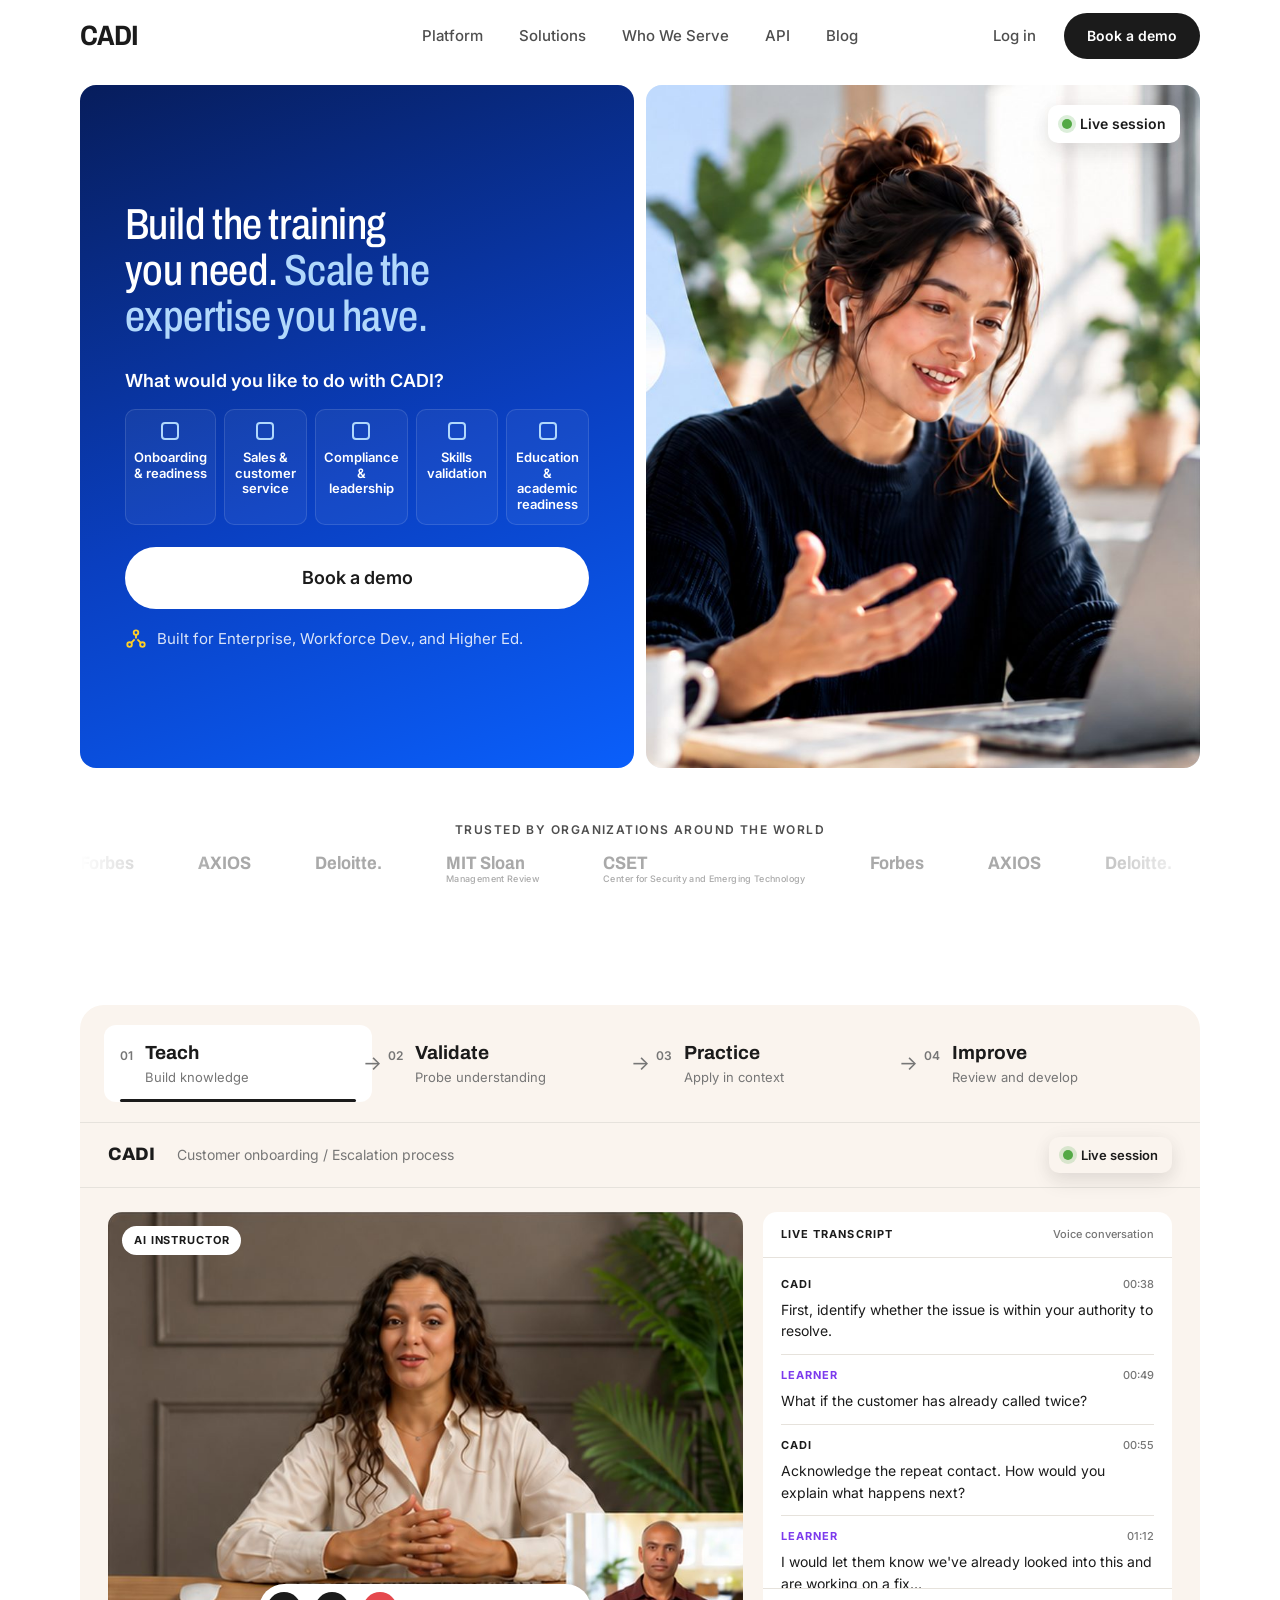
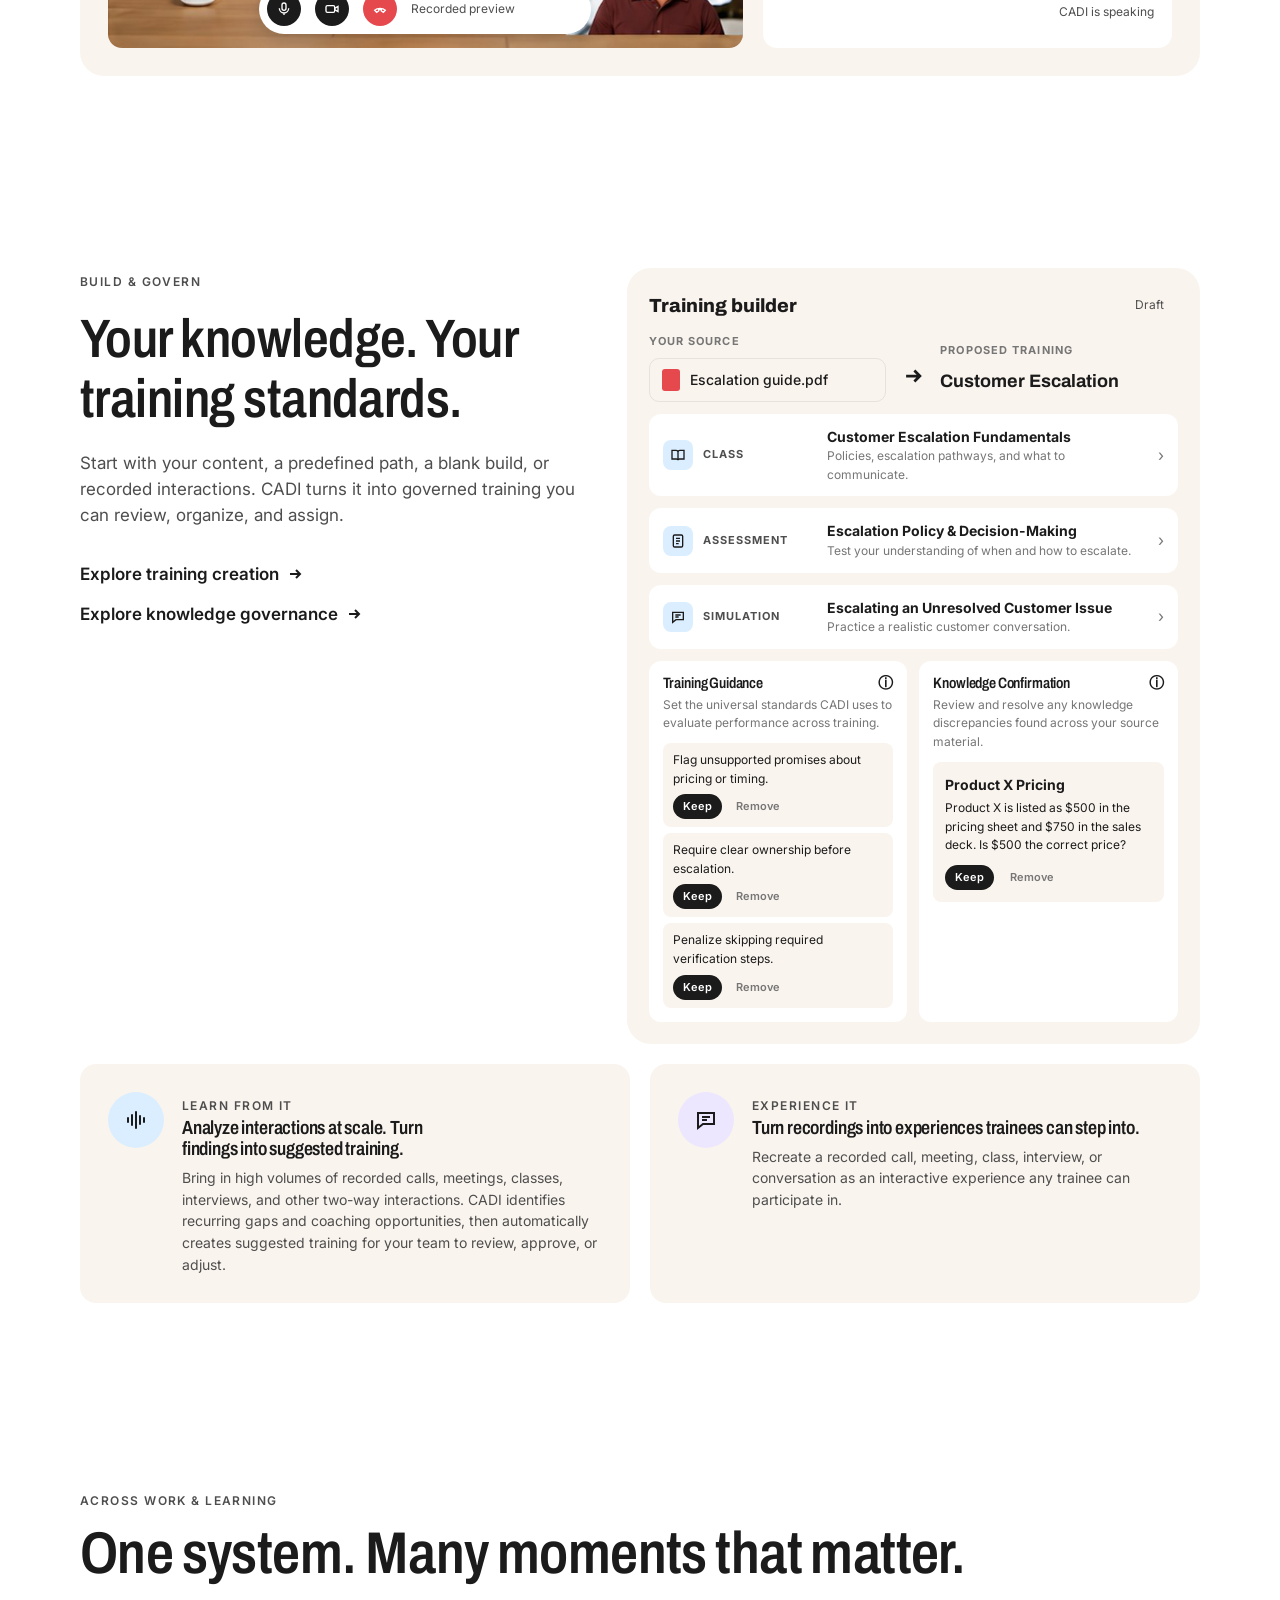
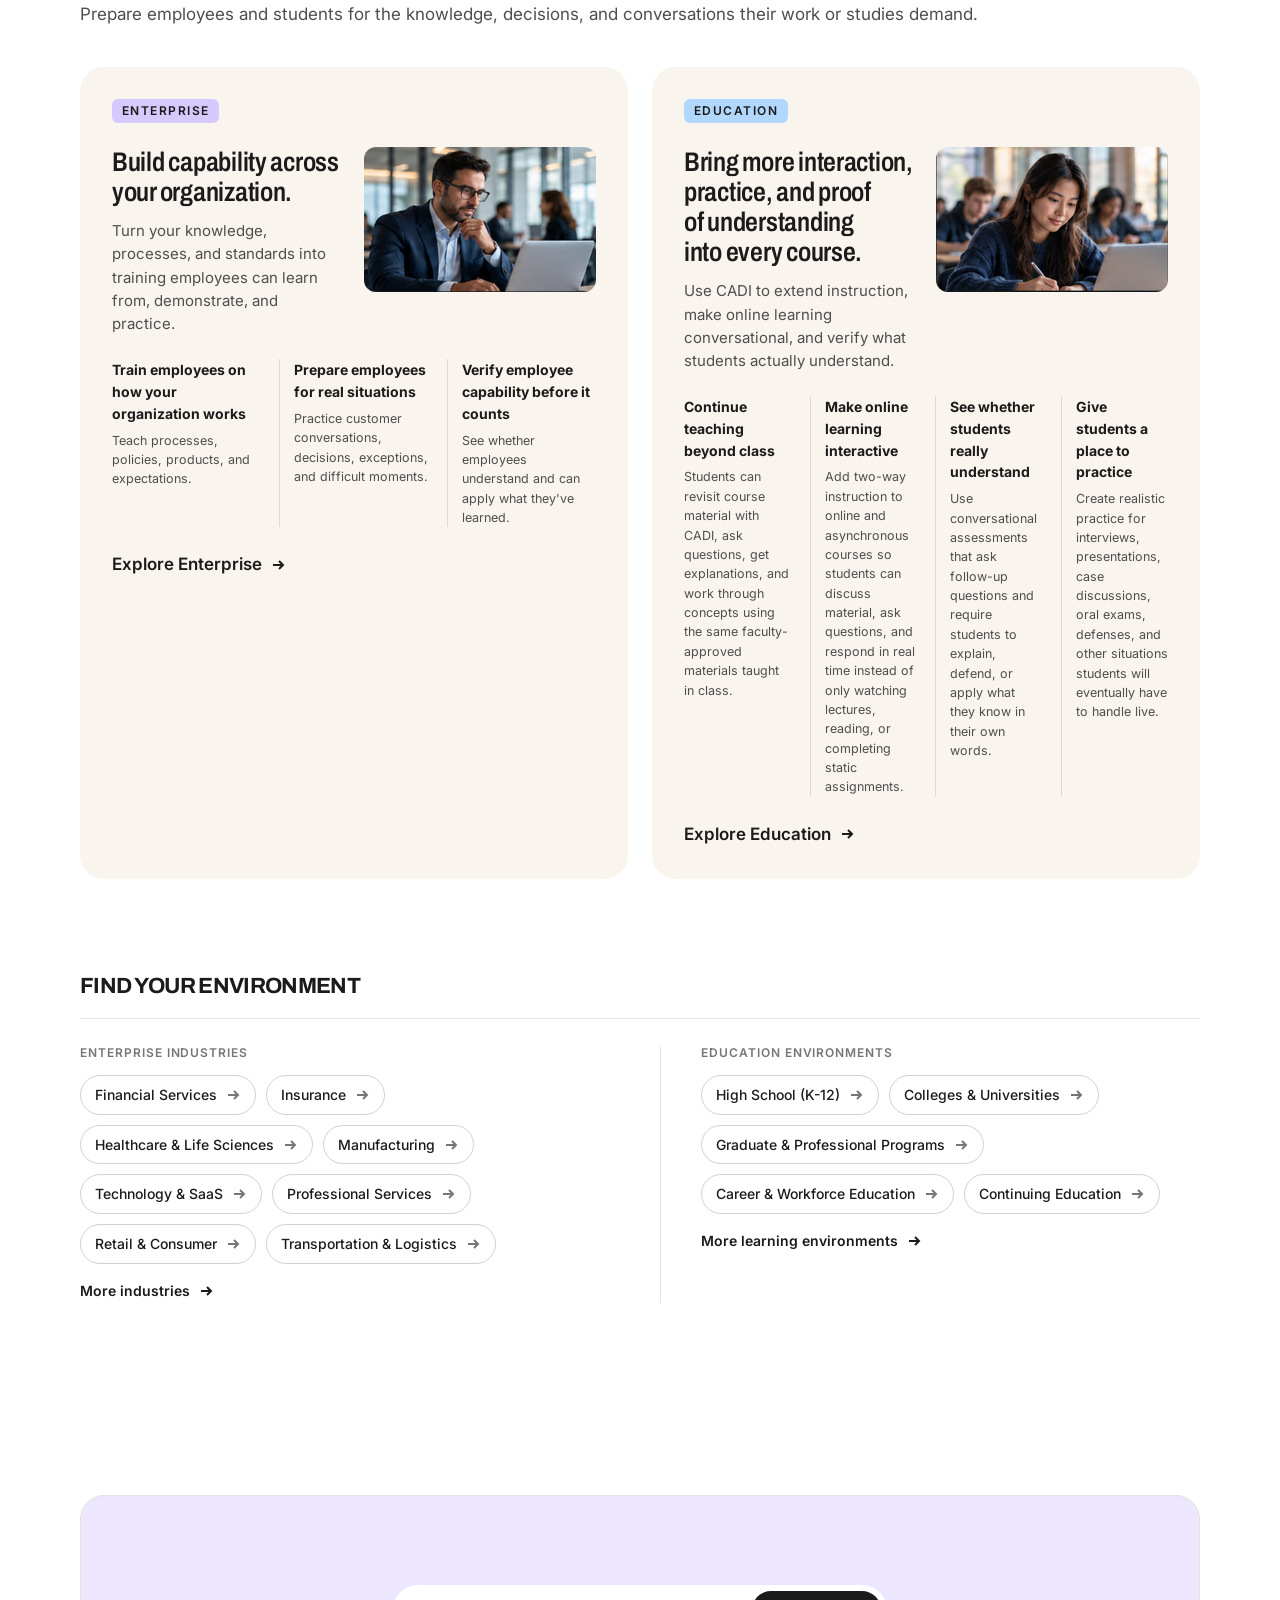
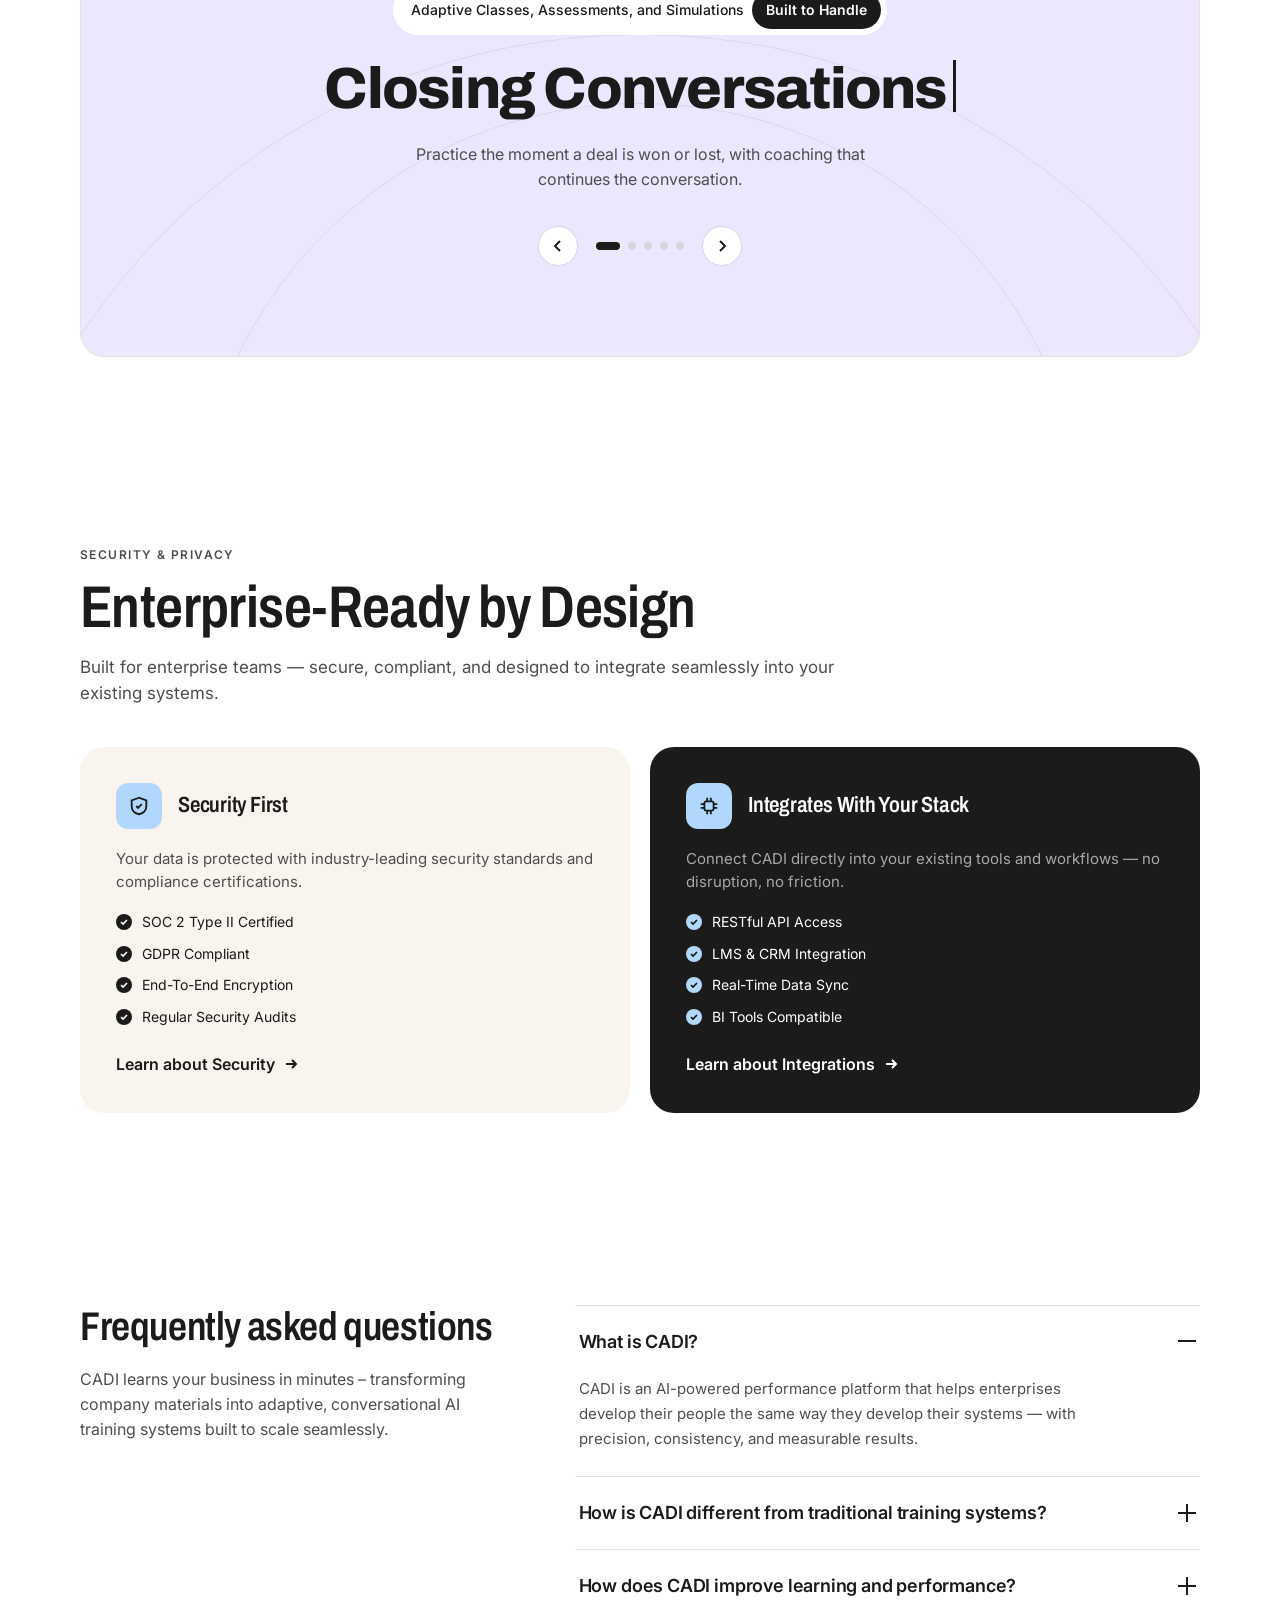
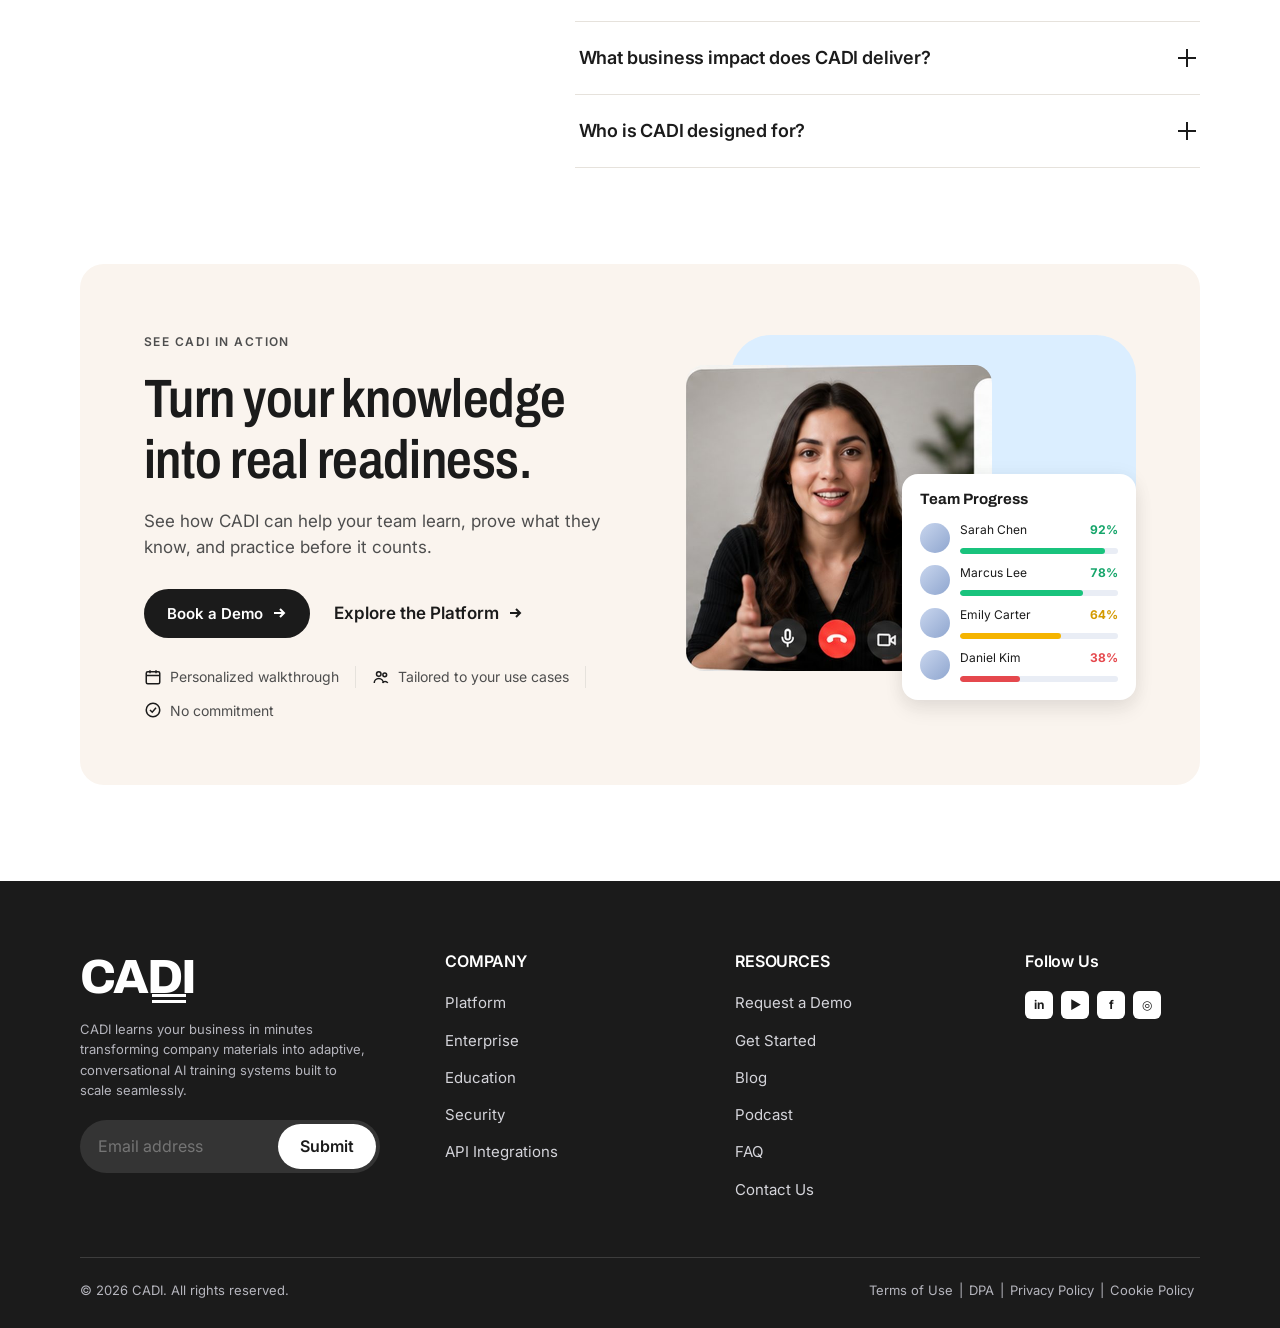
<file: index.html>
<!doctype html>
<html lang="en">
<head>
<meta charset="utf-8">
<meta name="viewport" content="width=device-width, initial-scale=1, viewport-fit=cover">
<title>CADI Homepage</title>
<meta name="description" content="AI-led classes, adaptive assessments, realistic practice, and personal coaching. Grounded in your knowledge.">
<link rel="preconnect" href="https://fonts.googleapis.com">
<link rel="stylesheet" href="https://fonts.googleapis.com/css2?family=Inter:wght@400;500;600;700&family=Archivo:wdth,wght@75..100,500..700&display=swap">
<link rel="stylesheet" href="styles.css">
</head>
<body>

<!-- 1. HEADER -->
<header class="header" id="top">
  <div class="wrap">
    <a class="logo" href="./" aria-label="CADI home">CADI</a>
    <nav class="nav" id="nav" aria-label="Primary">
      <a href="./#loop">Platform</a>
      <a href="./#across">Solutions</a>
      <a href="./#environments">Who We Serve</a>
      <a href="integrations.html">API</a>
      <a href="blog.html">Blog</a>
    </nav>
    <div class="header-cta">
      <a class="login" href="login.html">Log in</a>
      <a class="btn btn-primary" href="contact.html">Book a demo</a>
      <button class="menu-btn" id="menuBtn" aria-label="Open menu" aria-expanded="false" aria-controls="nav"><span></span><span></span><span></span></button>
    </div>
  </div>
</header>

<main>
<!-- 2. HERO -->
<section class="hero">
  <div class="wrap hero-grid">
    <div class="hero-left">
      <h1>Build the training you need. <em>Scale the expertise you have.</em></h1>
      <p class="hero-prompt">What would you like to do with CADI?</p>
      <div class="hero-opts" role="group" aria-label="What would you like to do with CADI?">
        <button class="opt" aria-pressed="false"><span class="box"></span>Onboarding &amp; readiness</button>
        <button class="opt" aria-pressed="false"><span class="box"></span>Sales &amp; customer service</button>
        <button class="opt" aria-pressed="false"><span class="box"></span>Compliance &amp; leadership</button>
        <button class="opt" aria-pressed="false"><span class="box"></span>Skills validation</button>
        <button class="opt" aria-pressed="false"><span class="box"></span>Education &amp; academic readiness</button>
      </div>
      <a class="btn btn-white" href="contact.html">Book a demo</a>
      <p class="hero-built">
        <svg viewBox="0 0 24 24" fill="none" stroke="currentColor" stroke-width="2"><circle cx="12" cy="5" r="2.5"/><circle cx="5" cy="18" r="2.5"/><circle cx="19" cy="18" r="2.5"/><path d="M12 7.5v4M7 16l3.5-3.5M17 16l-3.5-3.5"/></svg>
        Built for Enterprise, Workforce Dev., and Higher Ed.
      </p>
    </div>
    <div class="hero-right">
      <span class="live"><i></i>Live session</span>
      <img src="img/hero.jpg" alt="A learner smiling and gesturing during a live CADI session on her laptop" width="800" height="986">
    </div>
  </div>
</section>

<!-- 3. CREDIBILITY / LOGO ROW -->
<div class="logos" aria-label="Featured in">
  <div class="wrap">
    <span class="label">Trusted by organizations around the world</span>
    <div class="track"><ul aria-hidden="false">
      <li>Forbes</li>
      <li>AXIOS</li>
      <li>Deloitte.</li>
      <li>MIT Sloan<small>Management Review</small></li>
      <li>CSET<small>Center for Security and Emerging Technology</small></li>
      <li aria-hidden="true">Forbes</li>
      <li aria-hidden="true">AXIOS</li>
      <li aria-hidden="true">Deloitte.</li>
      <li aria-hidden="true">MIT Sloan<small>Management Review</small></li>
      <li aria-hidden="true">CSET<small>Center for Security and Emerging Technology</small></li>
    </ul></div>
  </div>
</div>

<!-- 4. TEACH / VALIDATE / PRACTICE / IMPROVE -->
<section id="loop">
  <div class="wrap">
    <div class="loop-card">
      <div class="steps" role="tablist" aria-label="The CADI training loop">
        <button class="step" role="tab" aria-selected="true"><span class="n">01</span><span><b>Teach</b><span>Build knowledge</span></span></button>
        <button class="step" role="tab" aria-selected="false"><span class="n">02</span><span><b>Validate</b><span>Probe understanding</span></span></button>
        <button class="step" role="tab" aria-selected="false"><span class="n">03</span><span><b>Practice</b><span>Apply in context</span></span></button>
        <button class="step" role="tab" aria-selected="false"><span class="n">04</span><span><b>Improve</b><span>Review and develop</span></span></button>
      </div>
      <div class="class-bar">
        <div><b>CADI</b> Customer onboarding / Escalation process</div>
        <span class="live"><i></i>Live session</span>
      </div>
      <div class="class-body">
        <div class="video">
          <img src="img/instructor.jpg" alt="AI instructor leading a recorded class, with a learner in a picture-in-picture window" width="900" height="620">
          <span class="tag">AI INSTRUCTOR</span>
          <div class="controls">
            <span class="ic"><svg viewBox="0 0 24 24" fill="none" stroke="currentColor" stroke-width="2"><rect x="9" y="3" width="6" height="11" rx="3"/><path d="M5 11a7 7 0 0 0 14 0M12 18v3"/></svg></span>
            <span class="ic"><svg viewBox="0 0 24 24" fill="none" stroke="currentColor" stroke-width="2"><rect x="3" y="7" width="13" height="10" rx="2"/><path d="m16 11 5-3v8l-5-3"/></svg></span>
            <span class="ic end"><svg viewBox="0 0 24 24" fill="none" stroke="currentColor" stroke-width="2"><path d="M4 14c4-4 12-4 16 0l-3 3-3-2v-2a10 10 0 0 0-4 0v2l-3 2z"/></svg></span>
            <small>Recorded preview</small>
            <span class="wave" aria-hidden="true"><i></i><i></i><i></i><i></i><i></i><i></i><i></i><i></i><i></i><i></i><i></i><i></i></span>
          </div>
        </div>
        <aside class="transcript" aria-label="Live transcript">
          <header>LIVE TRANSCRIPT <span>Voice conversation</span></header>
          <ul>
            <li><div>CADI <span>00:38</span></div>First, identify whether the issue is within your authority to resolve.</li>
            <li class="learner"><div>LEARNER <span>00:49</span></div>What if the customer has already called twice?</li>
            <li><div>CADI <span>00:55</span></div>Acknowledge the repeat contact. How would you explain what happens next?</li>
            <li class="learner"><div>LEARNER <span>01:12</span></div>I would let them know we've already looked into this and are working on a fix…</li>
          </ul>
          <footer><span class="wave" aria-hidden="true"><i></i><i></i><i></i><i></i><i></i><i></i><i></i><i></i><i></i><i></i><i></i><i></i><i></i><i></i><i></i><i></i></span>CADI is speaking</footer>
        </aside>
      </div>
    </div>
  </div>
</section>

<!-- 5. BUILD & GOVERN -->
<section class="govern" id="govern">
  <div class="wrap">
    <div class="govern-grid">
      <div class="govern-copy">
        <span class="eyebrow">Build &amp; Govern</span>
        <h2>Your knowledge. Your training standards.</h2>
        <p>Start with your content, a predefined path, a blank build, or recorded interactions. CADI turns it into governed training you can review, organize, and assign.</p>
        <div class="govern-links">
          <a class="link" href="#">Explore training creation <svg class="arrow" viewBox="0 0 16 16" fill="none" stroke="currentColor" stroke-width="2"><path d="M3 8h10M9 4l4 4-4 4"/></svg></a>
          <a class="link" href="#">Explore knowledge governance <svg class="arrow" viewBox="0 0 16 16" fill="none" stroke="currentColor" stroke-width="2"><path d="M3 8h10M9 4l4 4-4 4"/></svg></a>
        </div>
      </div>
      <div class="builder" aria-label="Training builder preview">
        <div class="top"><b>Training builder</b><span class="draft">Draft</span></div>
        <div class="src">
          <div><div class="lbl">YOUR SOURCE</div><div class="file"><i></i>Escalation guide.pdf</div></div>
          <svg class="arrow" viewBox="0 0 16 16" fill="none" stroke="currentColor" stroke-width="2"><path d="M3 8h10M9 4l4 4-4 4"/></svg>
          <div><div class="lbl">PROPOSED TRAINING</div><div class="prop">Customer Escalation</div></div>
        </div>
        <div class="row"><span class="k"><i><svg viewBox="0 0 24 24" fill="none" stroke="currentColor" stroke-width="2"><path d="M3 5h6a3 3 0 0 1 3 3v12a2 2 0 0 0-2-2H3zM21 5h-6a3 3 0 0 0-3 3v12a2 2 0 0 1 2-2h7z"/></svg></i>CLASS</span><span><b>Customer Escalation Fundamentals</b><small>Policies, escalation pathways, and what to communicate.</small></span><span class="chev">›</span></div>
        <div class="row"><span class="k"><i><svg viewBox="0 0 24 24" fill="none" stroke="currentColor" stroke-width="2"><rect x="5" y="3" width="14" height="18" rx="2"/><path d="M9 8h6M9 12h6M9 16h4"/></svg></i>ASSESSMENT</span><span><b>Escalation Policy &amp; Decision-Making</b><small>Test your understanding of when and how to escalate.</small></span><span class="chev">›</span></div>
        <!-- Simulation icon corrected to the reference's chat-bubble -->
        <div class="row"><span class="k"><i><svg viewBox="0 0 24 24" fill="none" stroke="currentColor" stroke-width="2"><path d="M4 5h16v11H9l-5 4z"/><path d="M8 9h8M8 12h5"/></svg></i>SIMULATION</span><span><b>Escalating an Unresolved Customer Issue</b><small>Practice a realistic customer conversation.</small></span><span class="chev">›</span></div>
        <div class="gov2">
          <div>
            <h4>Training Guidance <span aria-hidden="true">ⓘ</span></h4>
            <p>Set the universal standards CADI uses to evaluate performance across training.</p>
            <div class="rule"><span>Flag unsupported promises about pricing or timing.</span><span><span class="pill">Keep</span><span class="pill off">Remove</span></span></div>
            <div class="rule"><span>Require clear ownership before escalation.</span><span><span class="pill">Keep</span><span class="pill off">Remove</span></span></div>
            <div class="rule"><span>Penalize skipping required verification steps.</span><span><span class="pill">Keep</span><span class="pill off">Remove</span></span></div>
          </div>
          <div>
            <h4>Knowledge Confirmation <span aria-hidden="true">ⓘ</span></h4>
            <p>Review and resolve any knowledge discrepancies found across your source material.</p>
            <div class="kc"><b>Product X Pricing</b>Product X is listed as $500 in the pricing sheet and $750 in the sales deck. Is $500 the correct price?<div style="display:flex;gap:6px;margin-top:10px"><span class="pill">Keep</span><span class="pill off">Remove</span></div></div>
          </div>
        </div>
      </div>
    </div>
    <div class="gov-feats">
      <div class="feat">
        <span class="ico"><svg viewBox="0 0 24 24" fill="none" stroke="currentColor" stroke-width="2" stroke-linecap="round"><path d="M4 10v4M8 7v10M12 4v16M16 8v8M20 10v4"/></svg></span>
        <div><span class="eyebrow">Learn from it</span><h3>Analyze interactions at scale. Turn findings into suggested training.</h3><p>Bring in high volumes of recorded calls, meetings, classes, interviews, and other two-way interactions. CADI identifies recurring gaps and coaching opportunities, then automatically creates suggested training for your team to review, approve, or adjust.</p></div>
      </div>
      <div class="feat">
        <span class="ico purple"><svg viewBox="0 0 24 24" fill="none" stroke="currentColor" stroke-width="2"><path d="M4 5h16v11H9l-5 4z"/><path d="M8 9h8M8 12h5"/></svg></span>
        <div><span class="eyebrow">Experience it</span><h3>Turn recordings into experiences trainees can step into.</h3><p>Recreate a recorded call, meeting, class, interview, or conversation as an interactive experience any trainee can participate in.</p></div>
      </div>
    </div>
  </div>
</section>

<!-- 6. ACROSS WORK & LEARNING -->
<section class="across" id="across">
  <div class="wrap">
    <div class="section-head">
      <span class="eyebrow">Across Work &amp; Learning</span>
      <h2>One system. Many moments that matter.</h2>
      <p>Prepare employees and students for the knowledge, decisions, and conversations their work or studies demand.</p>
    </div>
    <div class="across-grid">
      <article class="panel">
        <span class="eyebrow">Enterprise</span>
        <div class="panel-top">
          <div><h3>Build capability across your organization.</h3><p>Turn your knowledge, processes, and standards into training employees can learn from, demonstrate, and practice.</p></div>
          <img src="img/enterprise.jpg" alt="A professional in a suit working at a laptop in a corporate office" width="700" height="393">
        </div>
        <div class="cols c3">
          <div><b>Train employees on how your organization works</b><p>Teach processes, policies, products, and expectations.</p></div>
          <div><b>Prepare employees for real situations</b><p>Practice customer conversations, decisions, exceptions, and difficult moments.</p></div>
          <div><b>Verify employee capability before it counts</b><p>See whether employees understand and can apply what they've learned.</p></div>
        </div>
        <a class="link" href="#">Explore Enterprise <svg class="arrow" viewBox="0 0 16 16" fill="none" stroke="currentColor" stroke-width="2"><path d="M3 8h10M9 4l4 4-4 4"/></svg></a>
      </article>
      <article class="panel edu">
        <span class="eyebrow">Education</span>
        <div class="panel-top">
          <div><h3>Bring more interaction, practice, and proof of understanding into every course.</h3><p>Use CADI to extend instruction, make online learning conversational, and verify what students actually understand.</p></div>
          <img src="img/education.jpg" alt="A student writing notes beside a laptop in a classroom" width="700" height="438">
        </div>
        <div class="cols c4">
          <div><b>Continue teaching beyond class</b><p>Students can revisit course material with CADI, ask questions, get explanations, and work through concepts using the same faculty-approved materials taught in class.</p></div>
          <div><b>Make online learning interactive</b><p>Add two-way instruction to online and asynchronous courses so students can discuss material, ask questions, and respond in real time instead of only watching lectures, reading, or completing static assignments.</p></div>
          <div><b>See whether students really understand</b><p>Use conversational assessments that ask follow-up questions and require students to explain, defend, or apply what they know in their own words.</p></div>
          <div><b>Give students a place to practice</b><p>Create realistic practice for interviews, presentations, case discussions, oral exams, defenses, and other situations students will eventually have to handle live.</p></div>
        </div>
        <a class="link" href="#">Explore Education <svg class="arrow" viewBox="0 0 16 16" fill="none" stroke="currentColor" stroke-width="2"><path d="M3 8h10M9 4l4 4-4 4"/></svg></a>
      </article>
    </div>
  </div>
</section>

<!-- 7. FIND YOUR ENVIRONMENT -->
<section class="env" id="environments">
  <div class="wrap">
    <span class="eyebrow">Find your environment</span>
    <div class="env-grid">
      <div>
        <h4>Enterprise industries</h4>
        <div class="chips">
          <a href="#">Financial Services <svg class="arrow" viewBox="0 0 16 16" fill="none" stroke="currentColor" stroke-width="2"><path d="M3 8h10M9 4l4 4-4 4"/></svg></a>
          <a href="#">Insurance <svg class="arrow" viewBox="0 0 16 16" fill="none" stroke="currentColor" stroke-width="2"><path d="M3 8h10M9 4l4 4-4 4"/></svg></a>
          <a href="#">Healthcare &amp; Life Sciences <svg class="arrow" viewBox="0 0 16 16" fill="none" stroke="currentColor" stroke-width="2"><path d="M3 8h10M9 4l4 4-4 4"/></svg></a>
          <a href="#">Manufacturing <svg class="arrow" viewBox="0 0 16 16" fill="none" stroke="currentColor" stroke-width="2"><path d="M3 8h10M9 4l4 4-4 4"/></svg></a>
          <a href="#">Technology &amp; SaaS <svg class="arrow" viewBox="0 0 16 16" fill="none" stroke="currentColor" stroke-width="2"><path d="M3 8h10M9 4l4 4-4 4"/></svg></a>
          <a href="#">Professional Services <svg class="arrow" viewBox="0 0 16 16" fill="none" stroke="currentColor" stroke-width="2"><path d="M3 8h10M9 4l4 4-4 4"/></svg></a>
          <a href="#">Retail &amp; Consumer <svg class="arrow" viewBox="0 0 16 16" fill="none" stroke="currentColor" stroke-width="2"><path d="M3 8h10M9 4l4 4-4 4"/></svg></a>
          <a href="#">Transportation &amp; Logistics <svg class="arrow" viewBox="0 0 16 16" fill="none" stroke="currentColor" stroke-width="2"><path d="M3 8h10M9 4l4 4-4 4"/></svg></a>
        </div>
        <a class="link" href="#">More industries <svg class="arrow" viewBox="0 0 16 16" fill="none" stroke="currentColor" stroke-width="2"><path d="M3 8h10M9 4l4 4-4 4"/></svg></a>
      </div>
      <div>
        <h4>Education environments</h4>
        <div class="chips">
          <a href="#">High School (K-12) <svg class="arrow" viewBox="0 0 16 16" fill="none" stroke="currentColor" stroke-width="2"><path d="M3 8h10M9 4l4 4-4 4"/></svg></a>
          <a href="#">Colleges &amp; Universities <svg class="arrow" viewBox="0 0 16 16" fill="none" stroke="currentColor" stroke-width="2"><path d="M3 8h10M9 4l4 4-4 4"/></svg></a>
          <a href="#">Graduate &amp; Professional Programs <svg class="arrow" viewBox="0 0 16 16" fill="none" stroke="currentColor" stroke-width="2"><path d="M3 8h10M9 4l4 4-4 4"/></svg></a>
          <a href="#">Career &amp; Workforce Education <svg class="arrow" viewBox="0 0 16 16" fill="none" stroke="currentColor" stroke-width="2"><path d="M3 8h10M9 4l4 4-4 4"/></svg></a>
          <a href="#">Continuing Education <svg class="arrow" viewBox="0 0 16 16" fill="none" stroke="currentColor" stroke-width="2"><path d="M3 8h10M9 4l4 4-4 4"/></svg></a>
        </div>
        <a class="link" href="#">More learning environments <svg class="arrow" viewBox="0 0 16 16" fill="none" stroke="currentColor" stroke-width="2"><path d="M3 8h10M9 4l4 4-4 4"/></svg></a>
      </div>
    </div>
  </div>
</section>

<!-- 8. CADI CAROUSEL -->
<section class="carousel" id="carousel">
  <div class="wrap">
    <div class="stage" aria-roledescription="carousel" aria-label="What CADI is built to handle">
      <div class="chiprow">Adaptive Classes, Assessments, and Simulations <b>Built to Handle</b></div>
      <div class="typed" aria-live="polite"><span id="typed">Closing Conversations</span><span class="cursor" aria-hidden="true"></span></div>
      <p id="typedSub">Practice the moment a deal is won or lost, with coaching that continues the conversation.</p>
      <div class="car-controls">
        <button id="prev" aria-label="Previous"><svg viewBox="0 0 16 16" fill="none" stroke="currentColor" stroke-width="2"><path d="M10 3 5 8l5 5"/></svg></button>
        <div class="dots" id="dots" role="tablist" aria-label="Scenarios"></div>
        <button id="next" aria-label="Next"><svg viewBox="0 0 16 16" fill="none" stroke="currentColor" stroke-width="2"><path d="m6 3 5 5-5 5"/></svg></button>
      </div>
    </div>
  </div>
</section>

<!-- 9. SECURITY & PRIVACY -->
<section id="security">
  <div class="wrap">
    <div class="section-head">
      <span class="eyebrow">Security &amp; Privacy</span>
      <h2>Enterprise-Ready by Design</h2>
      <p>Built for enterprise teams — secure, compliant, and designed to integrate seamlessly into your existing systems.</p>
    </div>
    <div class="sec-grid">
      <div class="sec light">
        <div class="head"><span class="ico"><svg viewBox="0 0 24 24" fill="none" stroke="currentColor" stroke-width="2"><path d="M12 3 4 6v6c0 5 3.5 8 8 9 4.5-1 8-4 8-9V6z"/><path d="m9 12 2 2 4-4"/></svg></span><h3>Security First</h3></div>
        <p>Your data is protected with industry-leading security standards and compliance certifications.</p>
        <ul>
          <li><svg viewBox="0 0 16 16" fill="currentColor"><circle cx="8" cy="8" r="8"/><path d="m5 8 2 2 4-4" stroke="#fff" stroke-width="1.6" fill="none"/></svg>SOC 2 Type II Certified</li>
          <li><svg viewBox="0 0 16 16" fill="currentColor"><circle cx="8" cy="8" r="8"/><path d="m5 8 2 2 4-4" stroke="#fff" stroke-width="1.6" fill="none"/></svg>GDPR Compliant</li>
          <li><svg viewBox="0 0 16 16" fill="currentColor"><circle cx="8" cy="8" r="8"/><path d="m5 8 2 2 4-4" stroke="#fff" stroke-width="1.6" fill="none"/></svg>End-To-End Encryption</li>
          <li><svg viewBox="0 0 16 16" fill="currentColor"><circle cx="8" cy="8" r="8"/><path d="m5 8 2 2 4-4" stroke="#fff" stroke-width="1.6" fill="none"/></svg>Regular Security Audits</li>
        </ul>
        <a class="link" href="security.html">Learn about Security <svg class="arrow" viewBox="0 0 16 16" fill="none" stroke="currentColor" stroke-width="2"><path d="M3 8h10M9 4l4 4-4 4"/></svg></a>
      </div>
      <div class="sec dark">
        <div class="head"><span class="ico"><svg viewBox="0 0 24 24" fill="none" stroke="currentColor" stroke-width="2"><rect x="7" y="7" width="10" height="10" rx="2"/><path d="M10 3v4M14 3v4M10 17v4M14 17v4M3 10h4M3 14h4M17 10h4M17 14h4"/></svg></span><h3>Integrates With Your Stack</h3></div>
        <p>Connect CADI directly into your existing tools and workflows — no disruption, no friction.</p>
        <ul>
          <li><svg viewBox="0 0 16 16" fill="currentColor"><circle cx="8" cy="8" r="8"/><path d="m5 8 2 2 4-4" stroke="#111111" stroke-width="1.6" fill="none"/></svg>RESTful API Access</li>
          <li><svg viewBox="0 0 16 16" fill="currentColor"><circle cx="8" cy="8" r="8"/><path d="m5 8 2 2 4-4" stroke="#111111" stroke-width="1.6" fill="none"/></svg>LMS &amp; CRM Integration</li>
          <li><svg viewBox="0 0 16 16" fill="currentColor"><circle cx="8" cy="8" r="8"/><path d="m5 8 2 2 4-4" stroke="#111111" stroke-width="1.6" fill="none"/></svg>Real-Time Data Sync</li>
          <li><svg viewBox="0 0 16 16" fill="currentColor"><circle cx="8" cy="8" r="8"/><path d="m5 8 2 2 4-4" stroke="#111111" stroke-width="1.6" fill="none"/></svg>BI Tools Compatible</li>
        </ul>
        <a class="link" href="integrations.html">Learn about Integrations <svg class="arrow" viewBox="0 0 16 16" fill="none" stroke="currentColor" stroke-width="2"><path d="M3 8h10M9 4l4 4-4 4"/></svg></a>
      </div>
    </div>
  </div>
</section>

<!-- 10. FAQ -->
<section class="faq" id="faq">
  <div class="wrap faq-grid">
    <div>
      <h2>Frequently asked questions</h2>
      <p>CADI learns your business in minutes – transforming company materials into adaptive, conversational AI training systems built to scale seamlessly.</p>
    </div>
    <div class="acc">
      <details open><summary>What is CADI? <i></i></summary><div>CADI is an AI-powered performance platform that helps enterprises develop their people the same way they develop their systems — with precision, consistency, and measurable results.</div></details>
      <details><summary>How is CADI different from traditional training systems? <i></i></summary><div>Traditional systems deliver content and track completion. CADI teaches, questions, and coaches in live two-way conversation, grounded in your own material, so learners have to explain, defend, and apply what they know.</div></details>
      <details><summary>How does CADI improve learning and performance? <i></i></summary><div>Every learner moves through the same loop: Teach, Validate, Practice, Improve. CADI builds knowledge, probes understanding with spoken assessment, puts it to work in realistic simulations, and keeps coaching after the session ends.</div></details>
      <details><summary>What business impact does CADI deliver? <i></i></summary><div>Faster onboarding, fewer escalations handled incorrectly, verified readiness before employees face customers, and visibility into exactly where each team needs more training.</div></details>
      <details><summary>Who is CADI designed for? <i></i></summary><div>Enterprise L&amp;D, sales, customer service, compliance and leadership teams; workforce development programs; and high school, college and graduate educators who want proof of understanding, not just completion.</div></details>
    </div>
  </div>
</section>

<!-- 11. CLOSING CTA -->
<section class="cta" id="demo">
  <div class="wrap">
    <div class="cta-card">
      <div>
        <span class="eyebrow">See CADI in action</span>
        <h2>Turn your knowledge into real readiness.</h2>
        <p>See how CADI can help your team learn, prove what they know, and practice before it counts.</p>
        <div class="cta-actions">
          <a class="btn btn-primary" href="contact.html">Book a Demo <svg class="arrow" viewBox="0 0 16 16" fill="none" stroke="currentColor" stroke-width="2"><path d="M3 8h10M9 4l4 4-4 4"/></svg></a>
          <a class="link" href="#loop">Explore the Platform <svg class="arrow" viewBox="0 0 16 16" fill="none" stroke="currentColor" stroke-width="2"><path d="M3 8h10M9 4l4 4-4 4"/></svg></a>
        </div>
        <div class="assure">
          <span><svg viewBox="0 0 24 24" fill="none" stroke="currentColor" stroke-width="2"><rect x="3" y="5" width="18" height="16" rx="2"/><path d="M3 10h18M8 3v4M16 3v4"/></svg>Personalized walkthrough</span>
          <span><svg viewBox="0 0 24 24" fill="none" stroke="currentColor" stroke-width="2"><circle cx="9" cy="8" r="3"/><circle cx="17" cy="9" r="2.5"/><path d="M3 20a6 6 0 0 1 12 0M14 20a4 4 0 0 1 7 0"/></svg>Tailored to your use cases</span>
          <span><svg viewBox="0 0 24 24" fill="none" stroke="currentColor" stroke-width="2"><circle cx="12" cy="12" r="9"/><path d="m8 12 3 3 5-6"/></svg>No commitment</span>
        </div>
      </div>
      <div class="cta-visual">
        <div class="shot"><img src="img/cta.jpg" alt="A CADI coach on a video call" width="600" height="595"></div>
        <div class="progress" aria-label="Team progress">
          <b>Team Progress</b>
          <div class="p"><span class="av"></span><span>Sarah Chen</span><span class="pc" style="color:#15a56a">92%</span><span class="bar"><i style="width:92%;background:#19c37d"></i></span></div>
          <div class="p"><span class="av"></span><span>Marcus Lee</span><span class="pc" style="color:#15a56a">78%</span><span class="bar"><i style="width:78%;background:#19c37d"></i></span></div>
          <div class="p"><span class="av"></span><span>Emily Carter</span><span class="pc" style="color:#d49a00">64%</span><span class="bar"><i style="width:64%;background:#f5b400"></i></span></div>
          <div class="p"><span class="av"></span><span>Daniel Kim</span><span class="pc" style="color:#e5484d">38%</span><span class="bar"><i style="width:38%;background:#e5484d"></i></span></div>
        </div>
      </div>
    </div>
  </div>
</section>
</main>

<!-- 12. FOOTER -->
<footer class="footer">
  <div class="wrap">
    <div class="foot-grid">
      <div>
        <span class="foot-logo">CADI</span>
        <p>CADI learns your business in minutes transforming company materials into adaptive, conversational AI training systems built to scale seamlessly.</p>
        <form class="sub" id="subscribe" aria-label="Subscribe">
          <input type="email" id="subEmail" placeholder="Email address" aria-label="Email address" required>
          <button type="submit">Submit</button>
        </form>
      </div>
      <div>
        <h4>COMPANY</h4>
        <ul><li><a href="./#loop">Platform</a></li><li><a href="./#across">Enterprise</a></li><li><a href="./#across">Education</a></li><li><a href="security.html">Security</a></li><li><a href="integrations.html">API Integrations</a></li></ul>
      </div>
      <div>
        <h4>RESOURCES</h4>
        <ul><li><a href="contact.html">Request a Demo</a></li><li><a href="get-started.html">Get Started</a></li><li><a href="blog.html">Blog</a></li><li><a href="podcast.html">Podcast</a></li><li><a href="./#faq">FAQ</a></li><li><a href="contact.html">Contact Us</a></li></ul>
      </div>
      <div>
        <h4>Follow Us</h4>
        <div class="social"><a href="#" aria-label="LinkedIn">in</a><a href="#" aria-label="YouTube">▶</a><a href="#" aria-label="Facebook">f</a><a href="#" aria-label="Instagram">◎</a></div>
      </div>
    </div>
    <div class="foot-bottom">
      <span>© 2026 CADI. All rights reserved.</span>
      <span><a href="terms-of-use.html">Terms of Use</a>|<a href="data-processing-agreement.html">DPA</a>|<a href="privacy-policy.html">Privacy Policy</a>|<a href="cookie-policy.html">Cookie Policy</a></span>
    </div>
  </div>
</footer>

<script>
(function(){
  // header shadow on scroll
  var h=document.querySelector('.header');
  addEventListener('scroll',function(){h.classList.toggle('scrolled',scrollY>8)},{passive:true});
  // mobile menu
  var mb=document.getElementById('menuBtn'),nav=document.getElementById('nav');
  mb.addEventListener('click',function(){var o=nav.classList.toggle('open');mb.setAttribute('aria-expanded',o)});
  // hero option toggles (single select)
  document.querySelectorAll('.opt').forEach(function(b){b.addEventListener('click',function(){
    document.querySelectorAll('.opt').forEach(function(x){x.setAttribute('aria-pressed',x===b&&x.getAttribute('aria-pressed')!=='true')});
  })});
  // loop tabs
  document.querySelectorAll('.step').forEach(function(t){t.addEventListener('click',function(){
    document.querySelectorAll('.step').forEach(function(x){x.setAttribute('aria-selected',x===t)});
  })});
  // carousel: typewriter over scenario list
  var items=[
    ['Closing Conversations','Practice the moment a deal is won or lost, with coaching that continues the conversation.'],
    ['Customer Escalations','Decide what you can resolve, what to hand off, and how to explain the next step.'],
    ['Compliance Decisions','Apply policy under pressure and justify the call in your own words.'],
    ['Oral Exams & Defenses','Explain, defend, and apply what you know before it counts.'],
    ['Difficult Feedback','Deliver hard news clearly and keep the relationship intact.']
  ];
  var i=0,typed=document.getElementById('typed'),sub=document.getElementById('typedSub'),dots=document.getElementById('dots'),timer,typing;
  var reduce=matchMedia('(prefers-reduced-motion: reduce)').matches;
  items.forEach(function(_,n){var d=document.createElement('button');d.setAttribute('role','tab');d.setAttribute('aria-label','Scenario '+(n+1));d.addEventListener('click',function(){go(n,true)});dots.appendChild(d)});
  function render(){dots.querySelectorAll('button').forEach(function(d,n){d.setAttribute('aria-current',n===i)})}
  function show(n){
    i=(n+items.length)%items.length;render();sub.textContent=items[i][1];
    clearInterval(typing);var text=items[i][0];
    if(reduce){typed.textContent=text;return}
    var k=0;typed.textContent='';typing=setInterval(function(){typed.textContent=text.slice(0,++k);if(k>=text.length)clearInterval(typing)},45);
  }
  function go(n,manual){show(n);if(manual){clearInterval(timer);start()}}
  function start(){timer=setInterval(function(){show(i+1)},4200)}
  document.getElementById('prev').addEventListener('click',function(){go(i-1,true)});
  document.getElementById('next').addEventListener('click',function(){go(i+1,true)});
  render();start();
  // footer form (no backend yet)
  document.getElementById('subscribe').addEventListener('submit',function(e){e.preventDefault();var b=this.querySelector('button');b.textContent='Subscribed';b.disabled=true});
})();
</script>
</body>
</html>
</file>
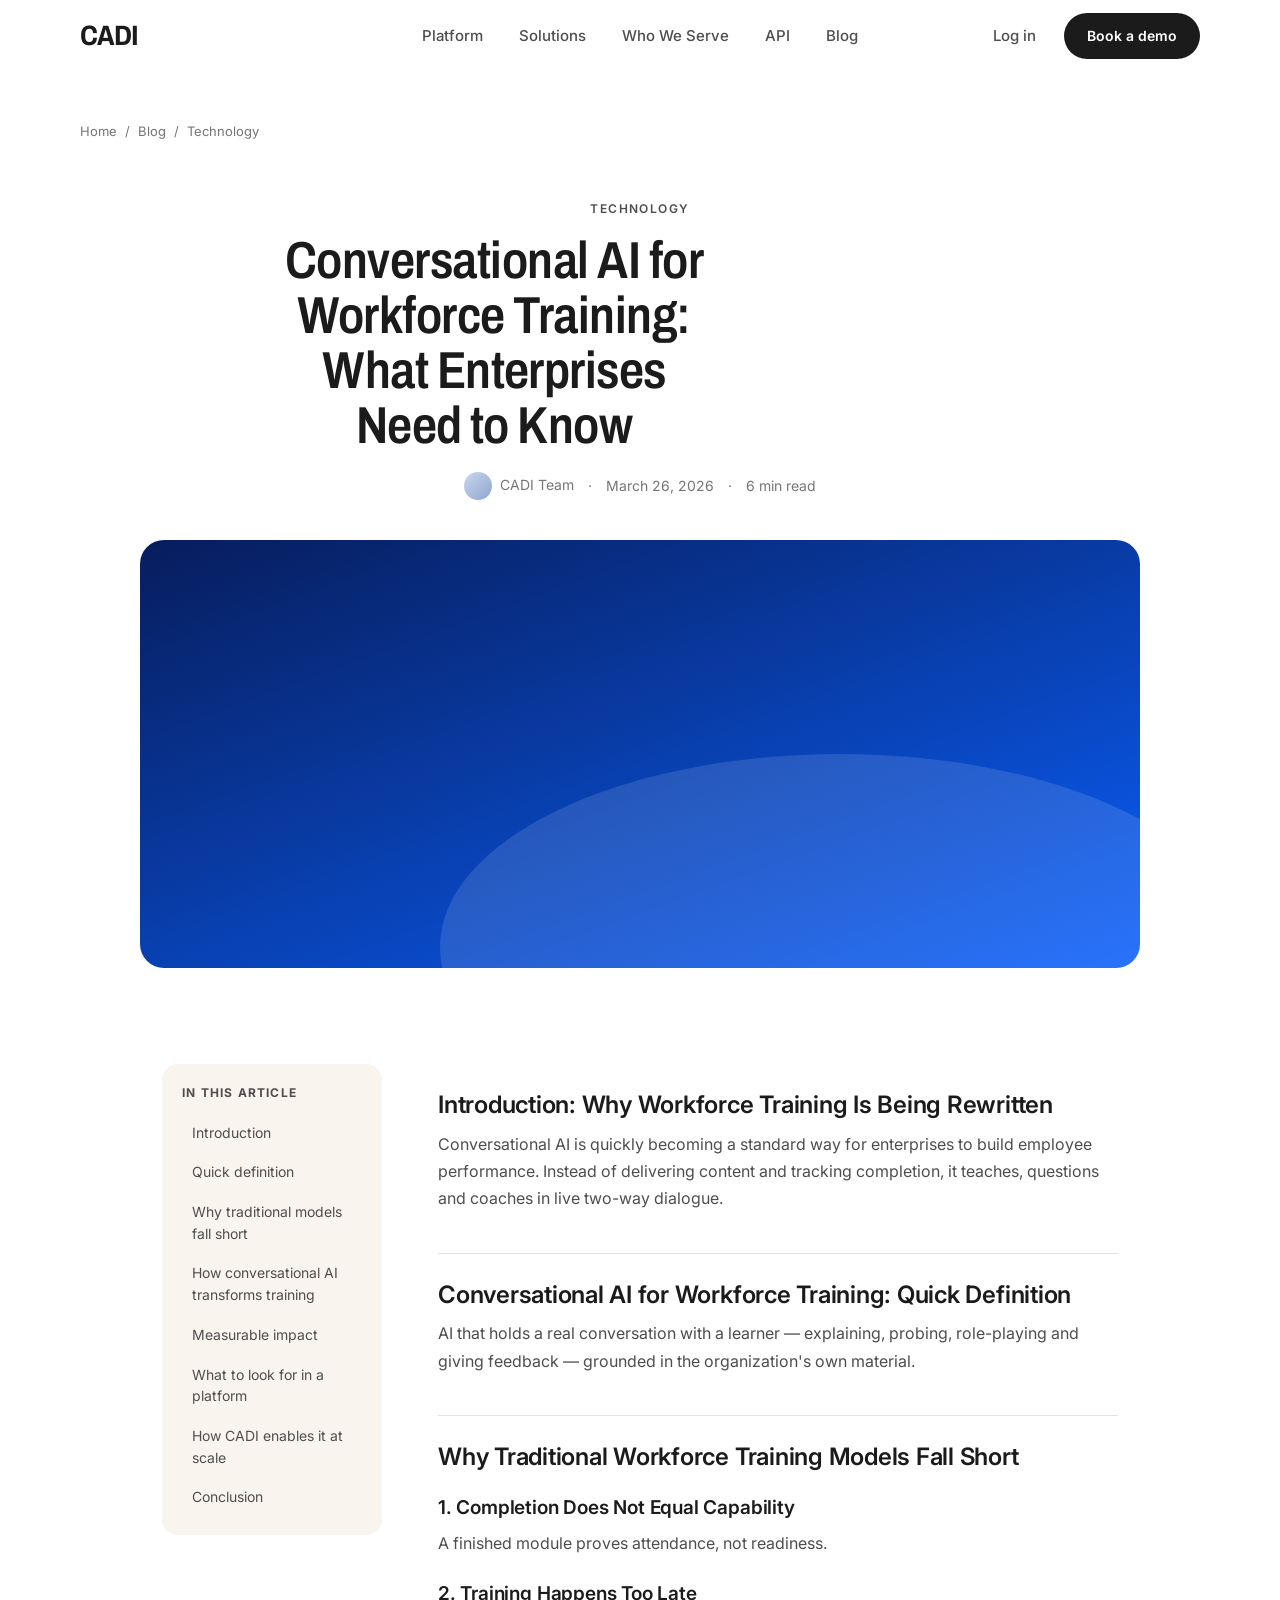
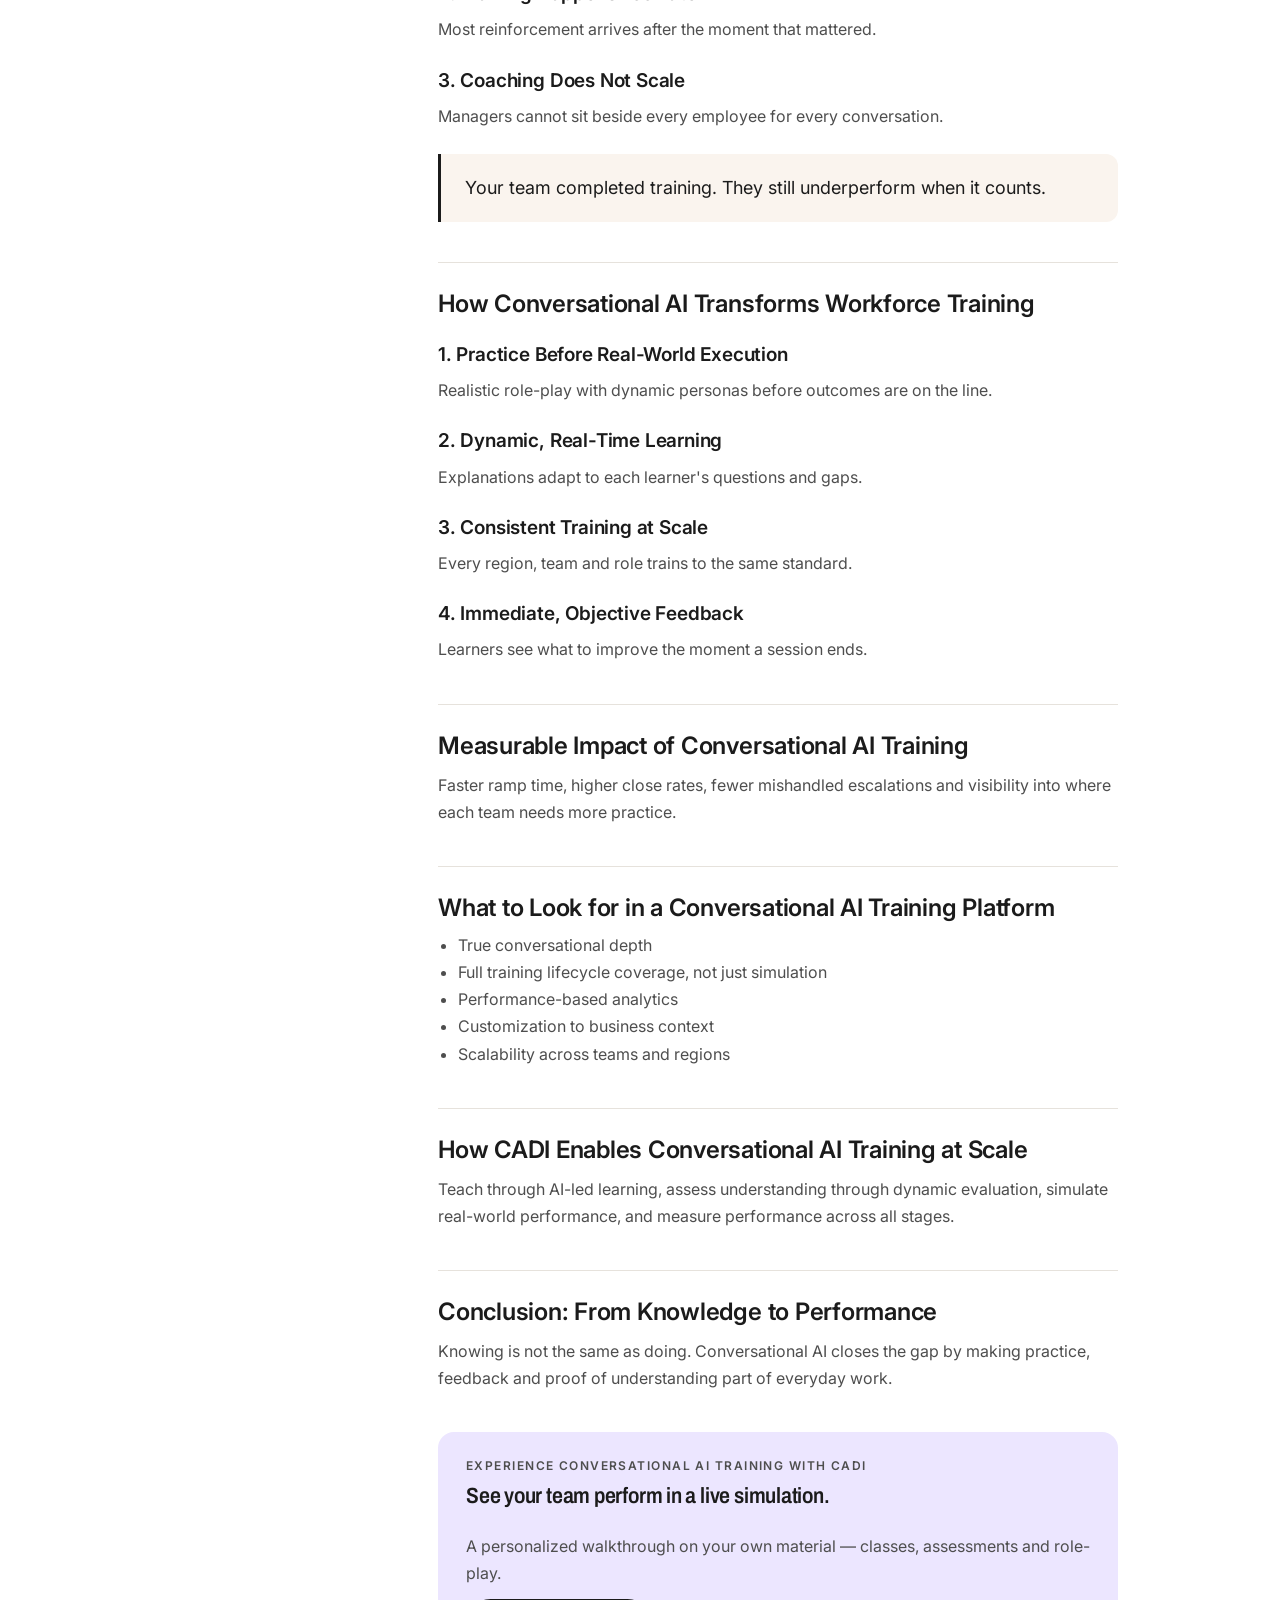
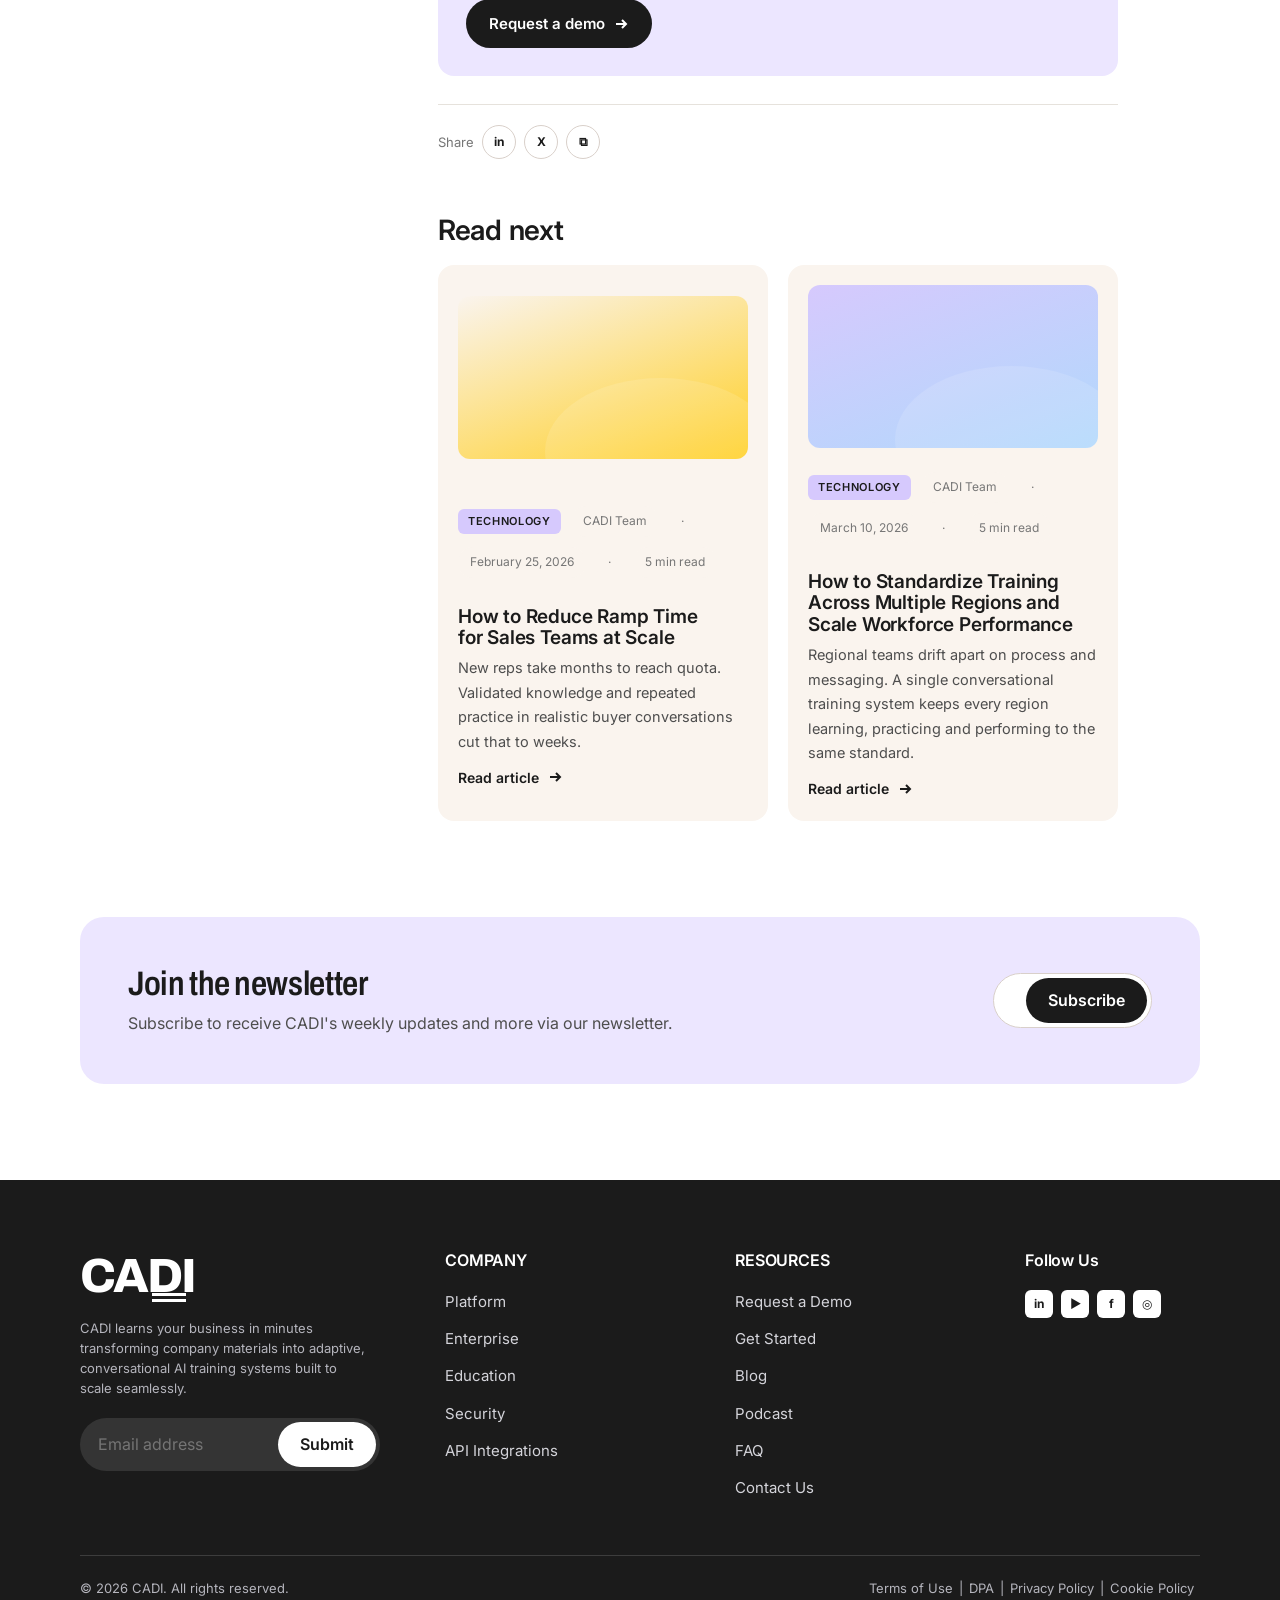
<file: blog-post.html>
<!doctype html>
<html lang="en">
<head>
<meta charset="utf-8">
<meta name="viewport" content="width=device-width, initial-scale=1, viewport-fit=cover">
<title>Conversational AI for Workforce Training | CADI</title>
<meta name="description" content="What enterprises need to know about conversational AI for workforce training.">
<link rel="preconnect" href="https://fonts.googleapis.com">
<link rel="stylesheet" href="https://fonts.googleapis.com/css2?family=Inter:wght@400;500;600;700&family=Archivo:wdth,wght@75..100,500..700&display=swap">
<link rel="stylesheet" href="styles.css">
</head>
<body>
<!-- 1. HEADER -->
<header class="header" id="top">
  <div class="wrap">
    <a class="logo" href="./" aria-label="CADI home">CADI</a>
    <nav class="nav" id="nav" aria-label="Primary">
      <a href="./#loop">Platform</a>
      <a href="./#across">Solutions</a>
      <a href="./#environments">Who We Serve</a>
      <a href="integrations.html">API</a>
      <a href="blog.html">Blog</a>
    </nav>
    <div class="header-cta">
      <a class="login" href="login.html">Log in</a>
      <a class="btn btn-primary" href="contact.html">Book a demo</a>
      <button class="menu-btn" id="menuBtn" aria-label="Open menu" aria-expanded="false" aria-controls="nav"><span></span><span></span><span></span></button>
    </div>
  </div>
</header>
<main>

<section class="page-hero" style="padding-bottom:0">
  <div class="wrap">
    <div class="breadcrumb"><a href="./">Home</a><span>/</span><a href="blog.html">Blog</a><span>/</span><span>Technology</span></div>
    <div class="article-head">
      <span class="eyebrow">Technology</span>
      <h1>Conversational AI for Workforce Training: What Enterprises Need to Know</h1>
      <div class="meta"><span><span class="av"></span>CADI Team</span><span>·</span><span>March 26, 2026</span><span>·</span><span>6 min read</span></div>
    </div>
    <div class="hero-img" role="img" aria-label="Article cover"></div>
  </div>
</section>
<section>
  <div class="wrap article">
    <nav class="toc" aria-label="In this article"><b>In this article</b><a href="#">Introduction</a><a href="#">Quick definition</a><a href="#">Why traditional models fall short</a><a href="#">How conversational AI transforms training</a><a href="#">Measurable impact</a><a href="#">What to look for in a platform</a><a href="#">How CADI enables it at scale</a><a href="#">Conclusion</a></nav>
    <article class="prose">
      <h2>Introduction: Why Workforce Training Is Being Rewritten</h2><p>Conversational AI is quickly becoming a standard way for enterprises to build employee performance. Instead of delivering content and tracking completion, it teaches, questions and coaches in live two-way dialogue.</p><h2>Conversational AI for Workforce Training: Quick Definition</h2><p>AI that holds a real conversation with a learner — explaining, probing, role-playing and giving feedback — grounded in the organization's own material.</p><h2>Why Traditional Workforce Training Models Fall Short</h2><h3>1. Completion Does Not Equal Capability</h3><p>A finished module proves attendance, not readiness.</p><h3>2. Training Happens Too Late</h3><p>Most reinforcement arrives after the moment that mattered.</p><h3>3. Coaching Does Not Scale</h3><p>Managers cannot sit beside every employee for every conversation.</p><blockquote>Your team completed training. They still underperform when it counts.</blockquote><h2>How Conversational AI Transforms Workforce Training</h2><h3>1. Practice Before Real-World Execution</h3><p>Realistic role-play with dynamic personas before outcomes are on the line.</p><h3>2. Dynamic, Real-Time Learning</h3><p>Explanations adapt to each learner's questions and gaps.</p><h3>3. Consistent Training at Scale</h3><p>Every region, team and role trains to the same standard.</p><h3>4. Immediate, Objective Feedback</h3><p>Learners see what to improve the moment a session ends.</p><h2>Measurable Impact of Conversational AI Training</h2><p>Faster ramp time, higher close rates, fewer mishandled escalations and visibility into where each team needs more practice.</p><h2>What to Look for in a Conversational AI Training Platform</h2><ul><li>True conversational depth</li><li>Full training lifecycle coverage, not just simulation</li><li>Performance-based analytics</li><li>Customization to business context</li><li>Scalability across teams and regions</li></ul><h2>How CADI Enables Conversational AI Training at Scale</h2><p>Teach through AI-led learning, assess understanding through dynamic evaluation, simulate real-world performance, and measure performance across all stages.</p><h2>Conclusion: From Knowledge to Performance</h2><p>Knowing is not the same as doing. Conversational AI closes the gap by making practice, feedback and proof of understanding part of everyday work.</p>
      <div class="callout"><span class="eyebrow">Experience conversational AI training with CADI</span><h3>See your team perform in a live simulation.</h3><p>A personalized walkthrough on your own material — classes, assessments and role-play.</p><a class="btn btn-primary" href="contact.html">Request a demo <svg class="arrow" viewBox="0 0 16 16" fill="none" stroke="currentColor" stroke-width="2"><path d="M3 8h10M9 4l4 4-4 4"/></svg></a></div>
      <div class="share">Share <a href="#" aria-label="LinkedIn">in</a><a href="#" aria-label="X">X</a><a href="#" aria-label="Copy link">⧉</a></div>
      <div class="readnext"><h2>Read next</h2><div class="posts"><article class="post"><div class="thumb alt2"></div><div><div class="meta"><span class="cat">Technology</span><span>CADI Team</span><span>·</span><span>February 25, 2026</span><span>·</span><span>5 min read</span></div><h3><a href="blog-post.html">How to Reduce Ramp Time for Sales Teams at Scale</a></h3><p>New reps take months to reach quota. Validated knowledge and repeated practice in realistic buyer conversations cut that to weeks.</p><a class="link" href="blog-post.html">Read article <svg class="arrow" viewBox="0 0 16 16" fill="none" stroke="currentColor" stroke-width="2"><path d="M3 8h10M9 4l4 4-4 4"/></svg></a></div></article><article class="post"><div class="thumb alt"></div><div><div class="meta"><span class="cat">Technology</span><span>CADI Team</span><span>·</span><span>March 10, 2026</span><span>·</span><span>5 min read</span></div><h3><a href="blog-post.html">How to Standardize Training Across Multiple Regions and Scale Workforce Performance</a></h3><p>Regional teams drift apart on process and messaging. A single conversational training system keeps every region learning, practicing and performing to the same standard.</p><a class="link" href="blog-post.html">Read article <svg class="arrow" viewBox="0 0 16 16" fill="none" stroke="currentColor" stroke-width="2"><path d="M3 8h10M9 4l4 4-4 4"/></svg></a></div></article></div></div>
    </article>
  </div>
</section>
<section class="news-section" style="padding-top:0">
  <div class="wrap">
    <div class="newsletter">
      <div><h3>Join the newsletter</h3><p>Subscribe to receive CADI's weekly updates and more via our newsletter.</p></div>
      <form class="sub" id="newsForm" aria-label="Subscribe"><input type="email" id="newsEmail" placeholder="Email address" aria-label="Email address" required><button type="submit">Subscribe</button></form>
    </div>
  </div>
</section>
</main>
<!-- 12. FOOTER -->
<footer class="footer">
  <div class="wrap">
    <div class="foot-grid">
      <div>
        <span class="foot-logo">CADI</span>
        <p>CADI learns your business in minutes transforming company materials into adaptive, conversational AI training systems built to scale seamlessly.</p>
        <form class="sub" id="subscribe" aria-label="Subscribe">
          <input type="email" id="subEmail" placeholder="Email address" aria-label="Email address" required>
          <button type="submit">Submit</button>
        </form>
      </div>
      <div>
        <h4>COMPANY</h4>
        <ul><li><a href="./#loop">Platform</a></li><li><a href="./#across">Enterprise</a></li><li><a href="./#across">Education</a></li><li><a href="security.html">Security</a></li><li><a href="integrations.html">API Integrations</a></li></ul>
      </div>
      <div>
        <h4>RESOURCES</h4>
        <ul><li><a href="contact.html">Request a Demo</a></li><li><a href="get-started.html">Get Started</a></li><li><a href="blog.html">Blog</a></li><li><a href="podcast.html">Podcast</a></li><li><a href="./#faq">FAQ</a></li><li><a href="contact.html">Contact Us</a></li></ul>
      </div>
      <div>
        <h4>Follow Us</h4>
        <div class="social"><a href="#" aria-label="LinkedIn">in</a><a href="#" aria-label="YouTube">▶</a><a href="#" aria-label="Facebook">f</a><a href="#" aria-label="Instagram">◎</a></div>
      </div>
    </div>
    <div class="foot-bottom">
      <span>© 2026 CADI. All rights reserved.</span>
      <span><a href="terms-of-use.html">Terms of Use</a>|<a href="data-processing-agreement.html">DPA</a>|<a href="privacy-policy.html">Privacy Policy</a>|<a href="cookie-policy.html">Cookie Policy</a></span>
    </div>
  </div>
</footer>
<script>
(function(){
  var h=document.querySelector('.header');addEventListener('scroll',function(){h.classList.toggle('scrolled',scrollY>8)},{passive:true});
  var mb=document.getElementById('menuBtn'),nav=document.getElementById('nav');mb.addEventListener('click',function(){var o=nav.classList.toggle('open');mb.setAttribute('aria-expanded',o)});
  document.querySelectorAll('form').forEach(function(f){f.addEventListener('submit',function(e){e.preventDefault();var b=f.querySelector('button[type=submit]');b.textContent='Sent';b.disabled=true})});
  
})();
</script>
</body>
</html>
</file>
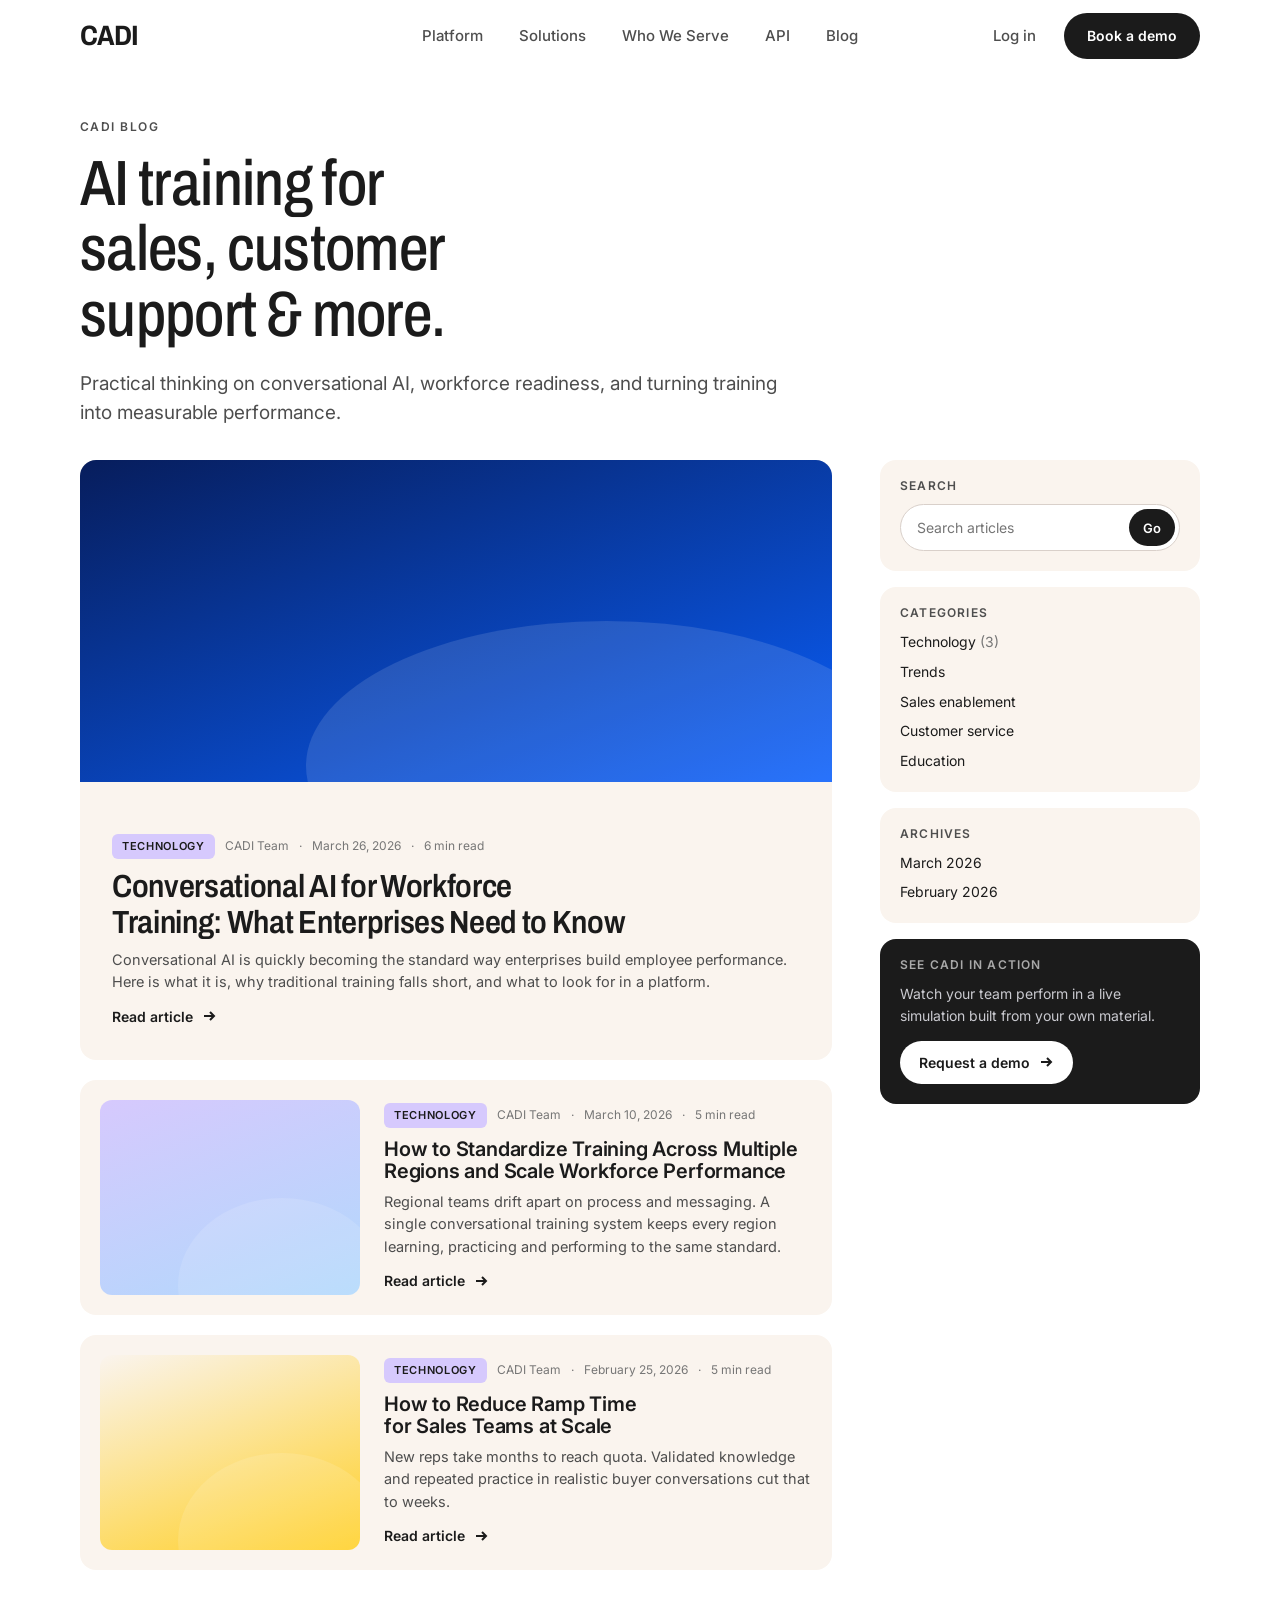
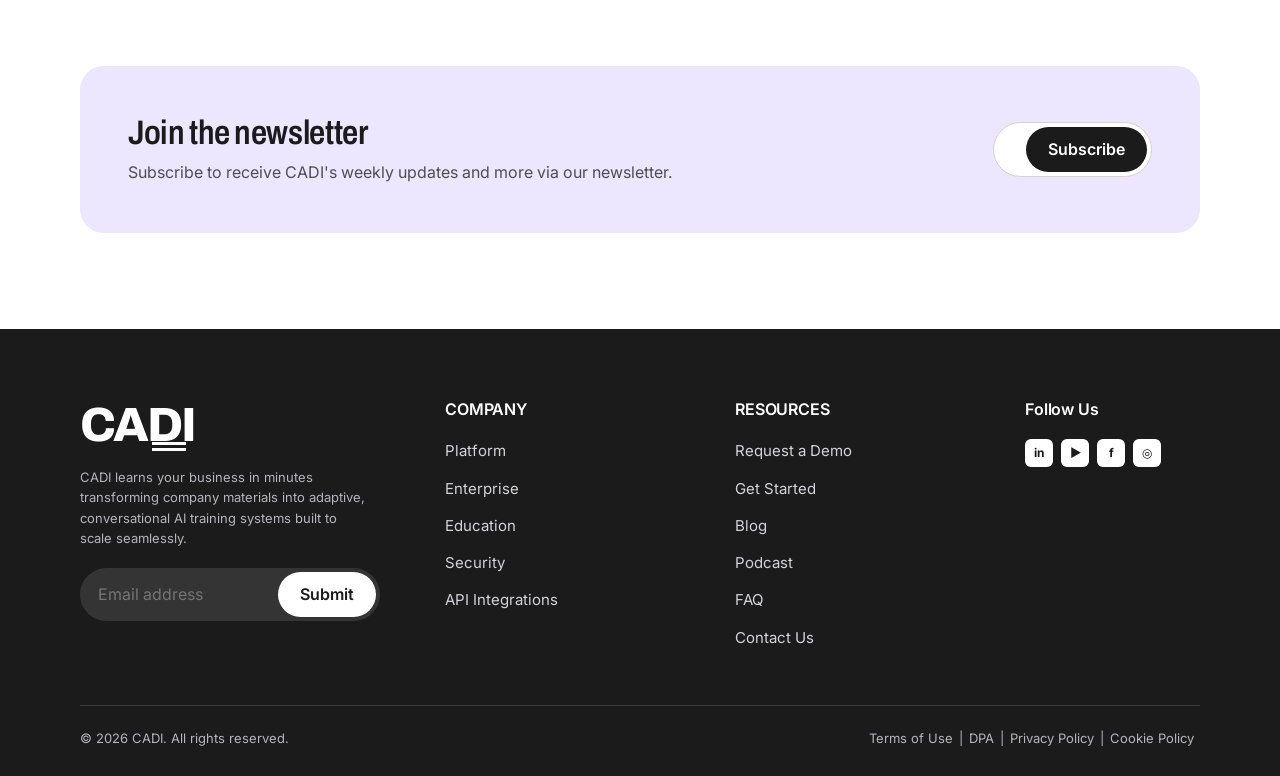
<file: blog.html>
<!doctype html>
<html lang="en">
<head>
<meta charset="utf-8">
<meta name="viewport" content="width=device-width, initial-scale=1, viewport-fit=cover">
<title>Blog | CADI</title>
<meta name="description" content="CADI Blog — AI training for sales, customer support and more.">
<link rel="preconnect" href="https://fonts.googleapis.com">
<link rel="stylesheet" href="https://fonts.googleapis.com/css2?family=Inter:wght@400;500;600;700&family=Archivo:wdth,wght@75..100,500..700&display=swap">
<link rel="stylesheet" href="styles.css">
</head>
<body>
<!-- 1. HEADER -->
<header class="header" id="top">
  <div class="wrap">
    <a class="logo" href="./" aria-label="CADI home">CADI</a>
    <nav class="nav" id="nav" aria-label="Primary">
      <a href="./#loop">Platform</a>
      <a href="./#across">Solutions</a>
      <a href="./#environments">Who We Serve</a>
      <a href="integrations.html">API</a>
      <a href="blog.html">Blog</a>
    </nav>
    <div class="header-cta">
      <a class="login" href="login.html">Log in</a>
      <a class="btn btn-primary" href="contact.html">Book a demo</a>
      <button class="menu-btn" id="menuBtn" aria-label="Open menu" aria-expanded="false" aria-controls="nav"><span></span><span></span><span></span></button>
    </div>
  </div>
</header>
<main>

<section class="page-hero" style="padding-bottom:16px">
  <div class="wrap">
    <span class="eyebrow">CADI Blog</span>
    <h1>AI training for sales, customer support &amp; more.</h1>
    <p class="lede">Practical thinking on conversational AI, workforce readiness, and turning training into measurable performance.</p>
  </div>
</section>
<section style="padding-top:16px">
  <div class="wrap blog-grid">
    <div class="posts">
      <article class="post featured"><div class="thumb "></div><div class="body"><div class="meta"><span class="cat">Technology</span><span>CADI Team</span><span>·</span><span>March 26, 2026</span><span>·</span><span>6 min read</span></div><h3><a href="blog-post.html">Conversational AI for Workforce Training: What Enterprises Need to Know</a></h3><p>Conversational AI is quickly becoming the standard way enterprises build employee performance. Here is what it is, why traditional training falls short, and what to look for in a platform.</p><a class="link" href="blog-post.html">Read article <svg class="arrow" viewBox="0 0 16 16" fill="none" stroke="currentColor" stroke-width="2"><path d="M3 8h10M9 4l4 4-4 4"/></svg></a></div></article>
      <article class="post"><div class="thumb alt"></div><div><div class="meta"><span class="cat">Technology</span><span>CADI Team</span><span>·</span><span>March 10, 2026</span><span>·</span><span>5 min read</span></div><h3><a href="blog-post.html">How to Standardize Training Across Multiple Regions and Scale Workforce Performance</a></h3><p>Regional teams drift apart on process and messaging. A single conversational training system keeps every region learning, practicing and performing to the same standard.</p><a class="link" href="blog-post.html">Read article <svg class="arrow" viewBox="0 0 16 16" fill="none" stroke="currentColor" stroke-width="2"><path d="M3 8h10M9 4l4 4-4 4"/></svg></a></div></article>
      <article class="post"><div class="thumb alt2"></div><div><div class="meta"><span class="cat">Technology</span><span>CADI Team</span><span>·</span><span>February 25, 2026</span><span>·</span><span>5 min read</span></div><h3><a href="blog-post.html">How to Reduce Ramp Time for Sales Teams at Scale</a></h3><p>New reps take months to reach quota. Validated knowledge and repeated practice in realistic buyer conversations cut that to weeks.</p><a class="link" href="blog-post.html">Read article <svg class="arrow" viewBox="0 0 16 16" fill="none" stroke="currentColor" stroke-width="2"><path d="M3 8h10M9 4l4 4-4 4"/></svg></a></div></article>
    </div>
    <aside class="side">
  <div><h4>Search</h4><form class="search" id="blogSearch"><input type="search" id="q" placeholder="Search articles" aria-label="Search articles"><button type="submit">Go</button></form></div>
  <div><h4>Categories</h4><ul><li><a href="#">Technology <span style="color:var(--muted)">(3)</span></a></li><li><a href="#">Trends</a></li><li><a href="#">Sales enablement</a></li><li><a href="#">Customer service</a></li><li><a href="#">Education</a></li></ul></div>
  <div><h4>Archives</h4><ul><li><a href="#">March 2026</a></li><li><a href="#">February 2026</a></li></ul></div>
  <div class="cta"><h4>See CADI in action</h4><p>Watch your team perform in a live simulation built from your own material.</p><a class="btn" href="contact.html">Request a demo <svg class="arrow" viewBox="0 0 16 16" fill="none" stroke="currentColor" stroke-width="2"><path d="M3 8h10M9 4l4 4-4 4"/></svg></a></div>
</aside>
  </div>
</section>
<section class="news-section" style="padding-top:0">
  <div class="wrap">
    <div class="newsletter">
      <div><h3>Join the newsletter</h3><p>Subscribe to receive CADI's weekly updates and more via our newsletter.</p></div>
      <form class="sub" id="newsForm" aria-label="Subscribe"><input type="email" id="newsEmail" placeholder="Email address" aria-label="Email address" required><button type="submit">Subscribe</button></form>
    </div>
  </div>
</section>
</main>
<!-- 12. FOOTER -->
<footer class="footer">
  <div class="wrap">
    <div class="foot-grid">
      <div>
        <span class="foot-logo">CADI</span>
        <p>CADI learns your business in minutes transforming company materials into adaptive, conversational AI training systems built to scale seamlessly.</p>
        <form class="sub" id="subscribe" aria-label="Subscribe">
          <input type="email" id="subEmail" placeholder="Email address" aria-label="Email address" required>
          <button type="submit">Submit</button>
        </form>
      </div>
      <div>
        <h4>COMPANY</h4>
        <ul><li><a href="./#loop">Platform</a></li><li><a href="./#across">Enterprise</a></li><li><a href="./#across">Education</a></li><li><a href="security.html">Security</a></li><li><a href="integrations.html">API Integrations</a></li></ul>
      </div>
      <div>
        <h4>RESOURCES</h4>
        <ul><li><a href="contact.html">Request a Demo</a></li><li><a href="get-started.html">Get Started</a></li><li><a href="blog.html">Blog</a></li><li><a href="podcast.html">Podcast</a></li><li><a href="./#faq">FAQ</a></li><li><a href="contact.html">Contact Us</a></li></ul>
      </div>
      <div>
        <h4>Follow Us</h4>
        <div class="social"><a href="#" aria-label="LinkedIn">in</a><a href="#" aria-label="YouTube">▶</a><a href="#" aria-label="Facebook">f</a><a href="#" aria-label="Instagram">◎</a></div>
      </div>
    </div>
    <div class="foot-bottom">
      <span>© 2026 CADI. All rights reserved.</span>
      <span><a href="terms-of-use.html">Terms of Use</a>|<a href="data-processing-agreement.html">DPA</a>|<a href="privacy-policy.html">Privacy Policy</a>|<a href="cookie-policy.html">Cookie Policy</a></span>
    </div>
  </div>
</footer>
<script>
(function(){
  var h=document.querySelector('.header');addEventListener('scroll',function(){h.classList.toggle('scrolled',scrollY>8)},{passive:true});
  var mb=document.getElementById('menuBtn'),nav=document.getElementById('nav');mb.addEventListener('click',function(){var o=nav.classList.toggle('open');mb.setAttribute('aria-expanded',o)});
  document.querySelectorAll('form').forEach(function(f){f.addEventListener('submit',function(e){e.preventDefault();var b=f.querySelector('button[type=submit]');b.textContent='Sent';b.disabled=true})});
  
})();
</script>
</body>
</html>
</file>
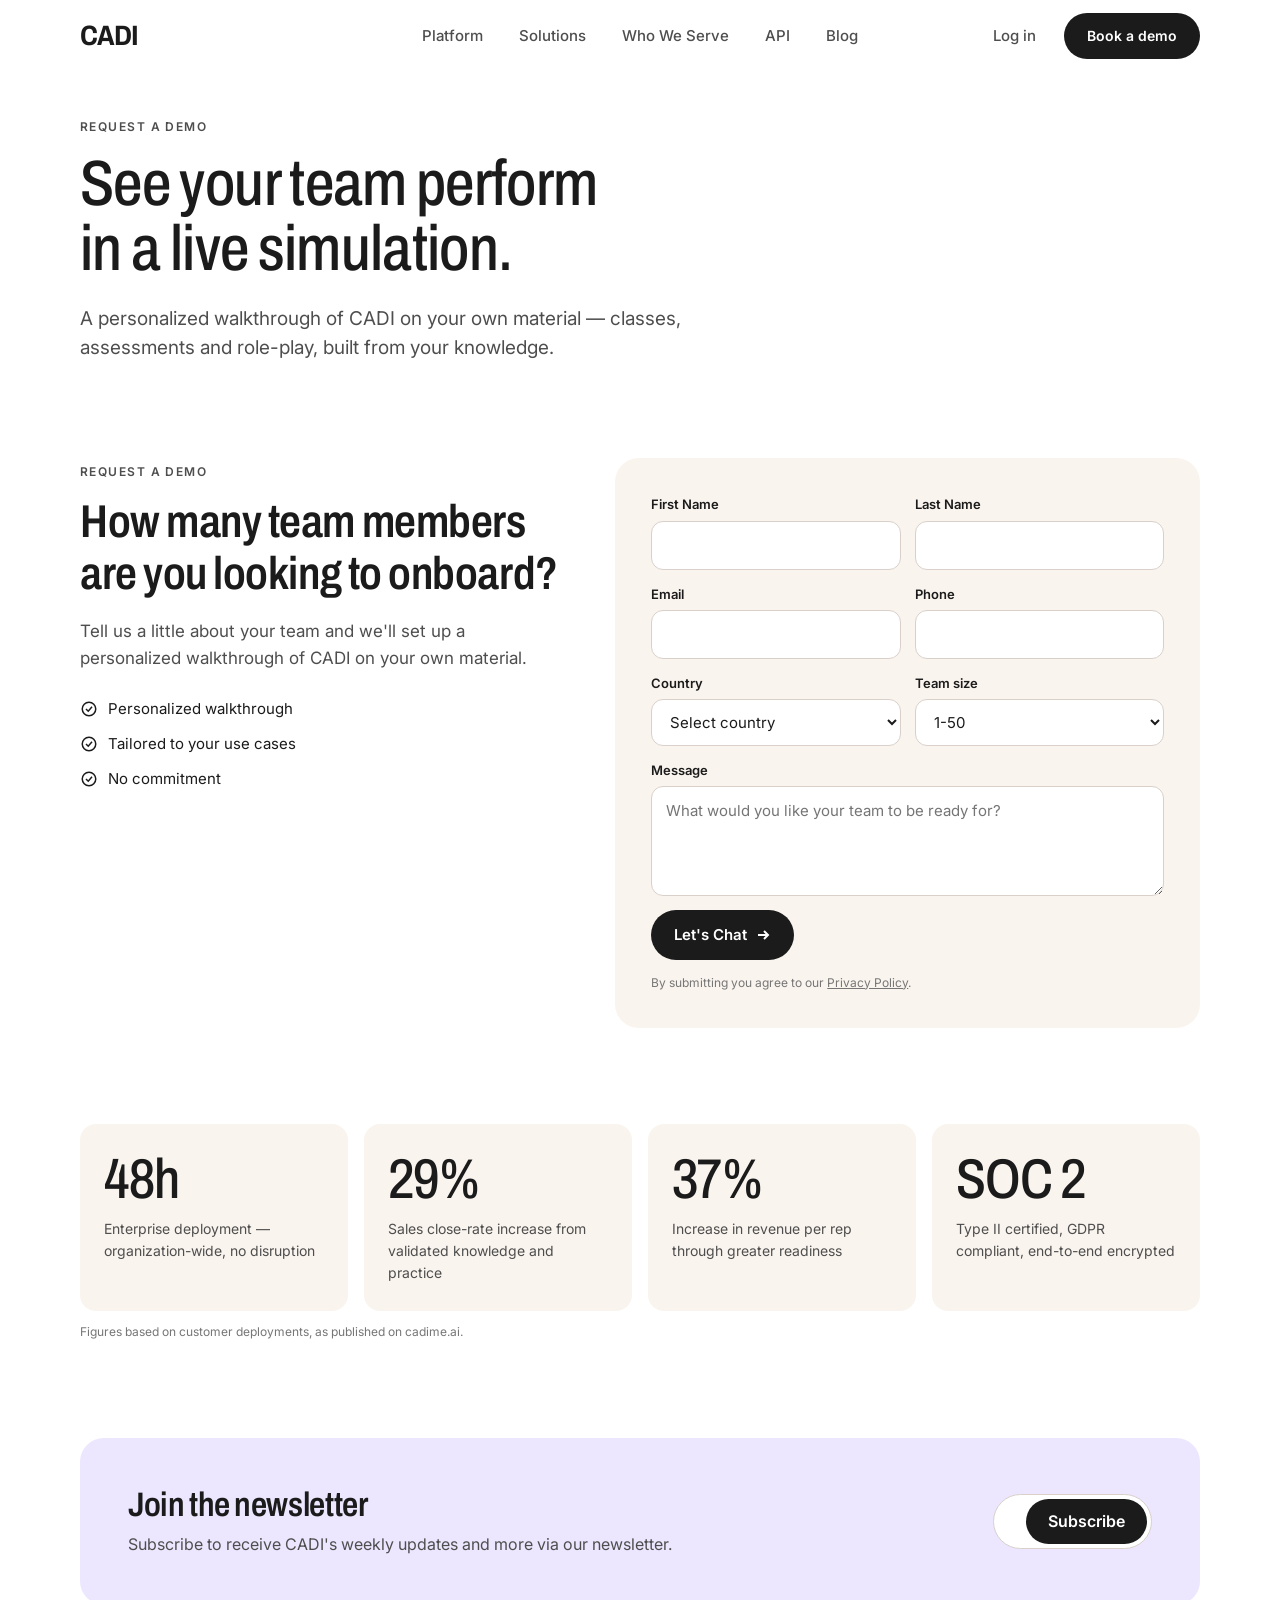
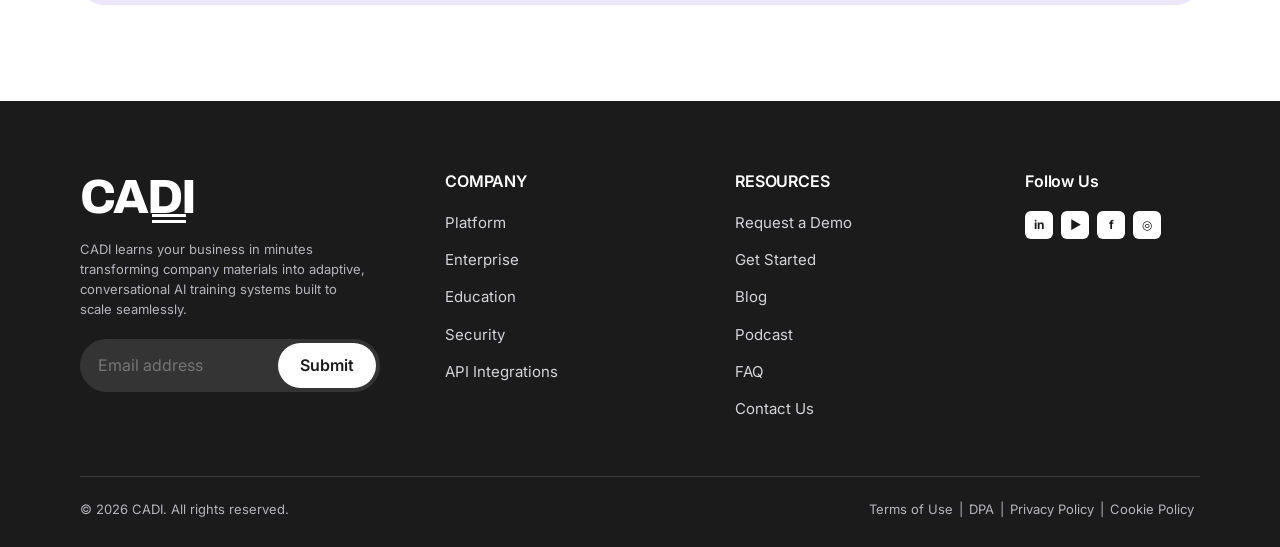
<file: contact.html>
<!doctype html>
<html lang="en">
<head>
<meta charset="utf-8">
<meta name="viewport" content="width=device-width, initial-scale=1, viewport-fit=cover">
<title>Request a Demo | CADI</title>
<meta name="description" content="Book a personalized CADI demo for your team.">
<link rel="preconnect" href="https://fonts.googleapis.com">
<link rel="stylesheet" href="https://fonts.googleapis.com/css2?family=Inter:wght@400;500;600;700&family=Archivo:wdth,wght@75..100,500..700&display=swap">
<link rel="stylesheet" href="styles.css">
</head>
<body>
<!-- 1. HEADER -->
<header class="header" id="top">
  <div class="wrap">
    <a class="logo" href="./" aria-label="CADI home">CADI</a>
    <nav class="nav" id="nav" aria-label="Primary">
      <a href="./#loop">Platform</a>
      <a href="./#across">Solutions</a>
      <a href="./#environments">Who We Serve</a>
      <a href="integrations.html">API</a>
      <a href="blog.html">Blog</a>
    </nav>
    <div class="header-cta">
      <a class="login" href="login.html">Log in</a>
      <a class="btn btn-primary" href="contact.html">Book a demo</a>
      <button class="menu-btn" id="menuBtn" aria-label="Open menu" aria-expanded="false" aria-controls="nav"><span></span><span></span><span></span></button>
    </div>
  </div>
</header>
<main>

<section class="page-hero" style="padding-bottom:0">
  <div class="wrap">
    <span class="eyebrow">Request a demo</span>
    <h1>See your team perform in a live simulation.</h1>
    <p class="lede">A personalized walkthrough of CADI on your own material — classes, assessments and role-play, built from your knowledge.</p>
  </div>
</section>

<section id="contact" class="contact-section">
  <div class="wrap contact">
    <div class="contact-copy">
      <span class="eyebrow">Request a demo</span>
      <h2 style="margin-top:14px">How many team members are you looking to onboard?</h2>
      <p>Tell us a little about your team and we'll set up a personalized walkthrough of CADI on your own material.</p>
      <ul>
        <li><svg viewBox="0 0 24 24" fill="none" stroke="currentColor" stroke-width="2"><circle cx="12" cy="12" r="9"/><path d="m8 12 3 3 5-6"/></svg>Personalized walkthrough</li>
        <li><svg viewBox="0 0 24 24" fill="none" stroke="currentColor" stroke-width="2"><circle cx="12" cy="12" r="9"/><path d="m8 12 3 3 5-6"/></svg>Tailored to your use cases</li>
        <li><svg viewBox="0 0 24 24" fill="none" stroke="currentColor" stroke-width="2"><circle cx="12" cy="12" r="9"/><path d="m8 12 3 3 5-6"/></svg>No commitment</li>
      </ul>
    </div>
    <form class="form" id="demoForm" aria-label="Request a demo">
      <div class="field"><label for="fn">First Name</label><input id="fn" name="firstName" autocomplete="given-name" required></div>
      <div class="field"><label for="ln">Last Name</label><input id="ln" name="lastName" autocomplete="family-name" required></div>
      <div class="field"><label for="em">Email</label><input id="em" type="email" name="email" autocomplete="email" required></div>
      <div class="field"><label for="ph">Phone</label><input id="ph" type="tel" name="phone" autocomplete="tel"></div>
      <div class="field"><label for="co">Country</label><select id="co" name="country"><option value="">Select country</option><option>United States</option><option>United Kingdom</option><option>India</option><option>Canada</option><option>Australia</option><option>Other</option></select></div>
      <div class="field"><label for="ts">Team size</label><select id="ts" name="teamSize"><option>1-50</option><option>51-200</option><option>201-500</option><option>500+</option></select></div>
      <div class="field full"><label for="msg">Message</label><textarea id="msg" name="message" placeholder="What would you like your team to be ready for?"></textarea></div>
      <button class="btn btn-primary full" type="submit" style="justify-self:start">Let's Chat <svg class="arrow" viewBox="0 0 16 16" fill="none" stroke="currentColor" stroke-width="2"><path d="M3 8h10M9 4l4 4-4 4"/></svg></button>
      <p class="note full">By submitting you agree to our <a href="privacy-policy.html" style="text-decoration:underline">Privacy Policy</a>.</p>
    </form>
  </div>
</section>
<section style="padding-top:0">
  <div class="wrap">
    <div class="stats">
      <div class="stat"><b>48h</b><span>Enterprise deployment — organization-wide, no disruption</span></div>
      <div class="stat"><b>29%</b><span>Sales close-rate increase from validated knowledge and practice</span></div>
      <div class="stat"><b>37%</b><span>Increase in revenue per rep through greater readiness</span></div>
      <div class="stat"><b>SOC 2</b><span>Type II certified, GDPR compliant, end-to-end encrypted</span></div>
    </div>
    <p style="margin-top:12px;font-size:12px;color:var(--muted)">Figures based on customer deployments, as published on cadime.ai.</p>
  </div>
</section>

<section class="news-section" style="padding-top:0">
  <div class="wrap">
    <div class="newsletter">
      <div><h3>Join the newsletter</h3><p>Subscribe to receive CADI's weekly updates and more via our newsletter.</p></div>
      <form class="sub" id="newsForm" aria-label="Subscribe"><input type="email" id="newsEmail" placeholder="Email address" aria-label="Email address" required><button type="submit">Subscribe</button></form>
    </div>
  </div>
</section>
</main>
<!-- 12. FOOTER -->
<footer class="footer">
  <div class="wrap">
    <div class="foot-grid">
      <div>
        <span class="foot-logo">CADI</span>
        <p>CADI learns your business in minutes transforming company materials into adaptive, conversational AI training systems built to scale seamlessly.</p>
        <form class="sub" id="subscribe" aria-label="Subscribe">
          <input type="email" id="subEmail" placeholder="Email address" aria-label="Email address" required>
          <button type="submit">Submit</button>
        </form>
      </div>
      <div>
        <h4>COMPANY</h4>
        <ul><li><a href="./#loop">Platform</a></li><li><a href="./#across">Enterprise</a></li><li><a href="./#across">Education</a></li><li><a href="security.html">Security</a></li><li><a href="integrations.html">API Integrations</a></li></ul>
      </div>
      <div>
        <h4>RESOURCES</h4>
        <ul><li><a href="contact.html">Request a Demo</a></li><li><a href="get-started.html">Get Started</a></li><li><a href="blog.html">Blog</a></li><li><a href="podcast.html">Podcast</a></li><li><a href="./#faq">FAQ</a></li><li><a href="contact.html">Contact Us</a></li></ul>
      </div>
      <div>
        <h4>Follow Us</h4>
        <div class="social"><a href="#" aria-label="LinkedIn">in</a><a href="#" aria-label="YouTube">▶</a><a href="#" aria-label="Facebook">f</a><a href="#" aria-label="Instagram">◎</a></div>
      </div>
    </div>
    <div class="foot-bottom">
      <span>© 2026 CADI. All rights reserved.</span>
      <span><a href="terms-of-use.html">Terms of Use</a>|<a href="data-processing-agreement.html">DPA</a>|<a href="privacy-policy.html">Privacy Policy</a>|<a href="cookie-policy.html">Cookie Policy</a></span>
    </div>
  </div>
</footer>
<script>
(function(){
  var h=document.querySelector('.header');addEventListener('scroll',function(){h.classList.toggle('scrolled',scrollY>8)},{passive:true});
  var mb=document.getElementById('menuBtn'),nav=document.getElementById('nav');mb.addEventListener('click',function(){var o=nav.classList.toggle('open');mb.setAttribute('aria-expanded',o)});
  document.querySelectorAll('form').forEach(function(f){f.addEventListener('submit',function(e){e.preventDefault();var b=f.querySelector('button[type=submit]');b.textContent='Sent';b.disabled=true})});
  
})();
</script>
</body>
</html>
</file>
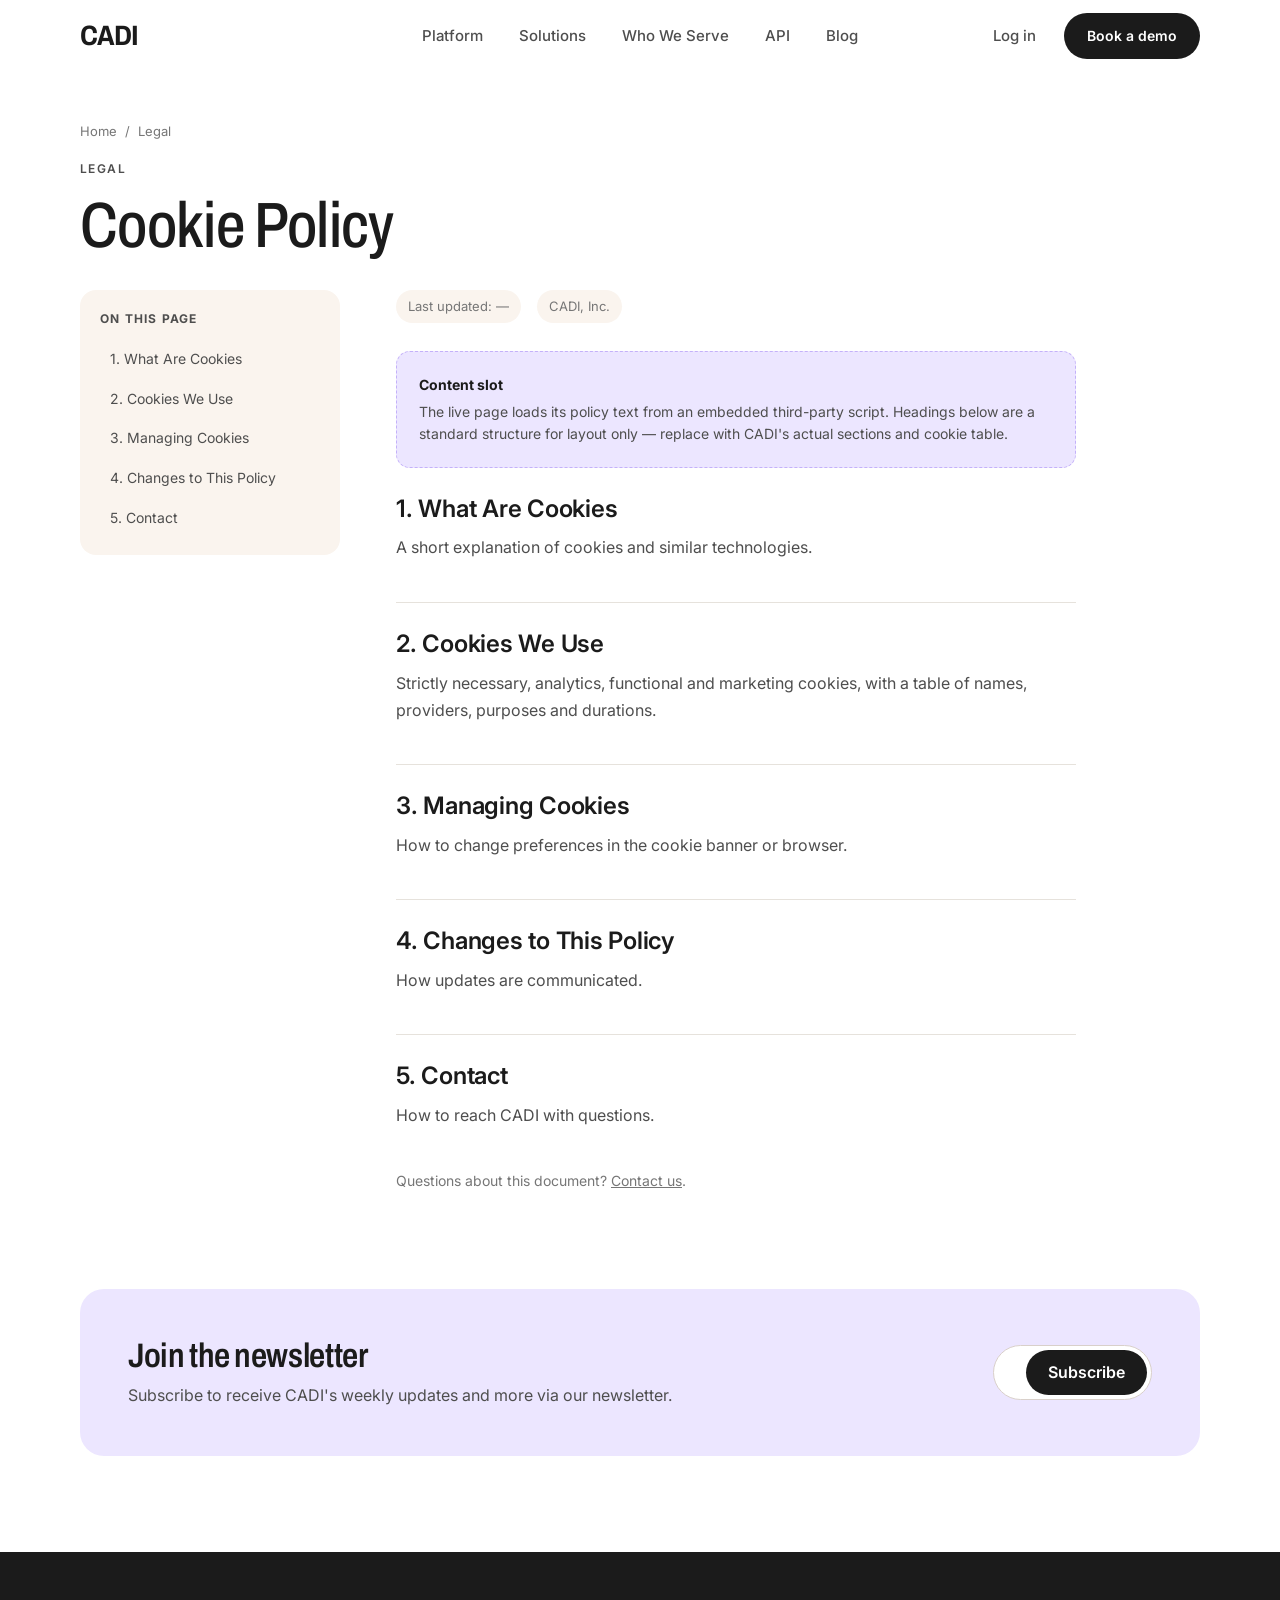
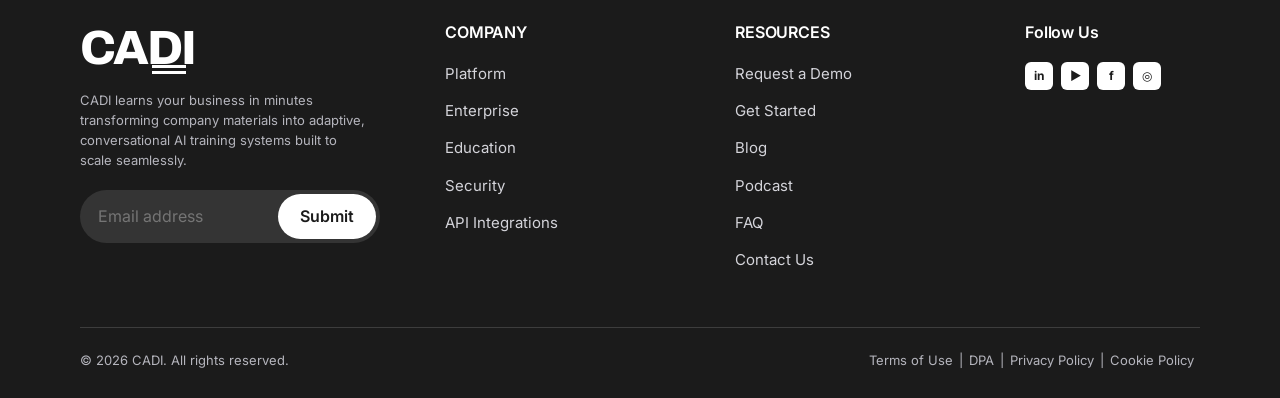
<file: cookie-policy.html>
<!doctype html>
<html lang="en">
<head>
<meta charset="utf-8">
<meta name="viewport" content="width=device-width, initial-scale=1, viewport-fit=cover">
<title>Cookie Policy | CADI</title>
<meta name="description" content="CADI Cookie Policy.">
<link rel="preconnect" href="https://fonts.googleapis.com">
<link rel="stylesheet" href="https://fonts.googleapis.com/css2?family=Inter:wght@400;500;600;700&family=Archivo:wdth,wght@75..100,500..700&display=swap">
<link rel="stylesheet" href="styles.css">
</head>
<body>
<!-- 1. HEADER -->
<header class="header" id="top">
  <div class="wrap">
    <a class="logo" href="./" aria-label="CADI home">CADI</a>
    <nav class="nav" id="nav" aria-label="Primary">
      <a href="./#loop">Platform</a>
      <a href="./#across">Solutions</a>
      <a href="./#environments">Who We Serve</a>
      <a href="integrations.html">API</a>
      <a href="blog.html">Blog</a>
    </nav>
    <div class="header-cta">
      <a class="login" href="login.html">Log in</a>
      <a class="btn btn-primary" href="contact.html">Book a demo</a>
      <button class="menu-btn" id="menuBtn" aria-label="Open menu" aria-expanded="false" aria-controls="nav"><span></span><span></span><span></span></button>
    </div>
  </div>
</header>
<main>

<section class="page-hero" style="padding-bottom:8px">
  <div class="wrap">
    <div class="breadcrumb"><a href="./">Home</a><span>/</span><span>Legal</span></div>
    <span class="eyebrow">Legal</span>
    <h1>Cookie Policy</h1>
  </div>
</section>
<section style="padding-top:24px">
  <div class="wrap legal">
    <nav class="toc" aria-label="On this page"><b>On this page</b><a href="#s1">1. What Are Cookies</a><a href="#s2">2. Cookies We Use</a><a href="#s3">3. Managing Cookies</a><a href="#s4">4. Changes to This Policy</a><a href="#s5">5. Contact</a></nav>
    <article class="prose">
      <div class="meta"><span>Last updated: —</span><span>CADI, Inc.</span></div>
      <div class="slot" style="margin-bottom:28px"><b>Content slot</b>The live page loads its policy text from an embedded third-party script. Headings below are a standard structure for layout only — replace with CADI's actual sections and cookie table.</div><h2 id="s1">1. What Are Cookies</h2><p>A short explanation of cookies and similar technologies.</p><h2 id="s2">2. Cookies We Use</h2><p>Strictly necessary, analytics, functional and marketing cookies, with a table of names, providers, purposes and durations.</p><h2 id="s3">3. Managing Cookies</h2><p>How to change preferences in the cookie banner or browser.</p><h2 id="s4">4. Changes to This Policy</h2><p>How updates are communicated.</p><h2 id="s5">5. Contact</h2><p>How to reach CADI with questions.</p>
      <p style="margin-top:40px;font-size:14px;color:var(--muted)">Questions about this document? <a href="contact.html" style="text-decoration:underline">Contact us</a>.</p>
    </article>
  </div>
</section>

<section class="news-section" style="padding-top:0">
  <div class="wrap">
    <div class="newsletter">
      <div><h3>Join the newsletter</h3><p>Subscribe to receive CADI's weekly updates and more via our newsletter.</p></div>
      <form class="sub" id="newsForm" aria-label="Subscribe"><input type="email" id="newsEmail" placeholder="Email address" aria-label="Email address" required><button type="submit">Subscribe</button></form>
    </div>
  </div>
</section>
</main>
<!-- 12. FOOTER -->
<footer class="footer">
  <div class="wrap">
    <div class="foot-grid">
      <div>
        <span class="foot-logo">CADI</span>
        <p>CADI learns your business in minutes transforming company materials into adaptive, conversational AI training systems built to scale seamlessly.</p>
        <form class="sub" id="subscribe" aria-label="Subscribe">
          <input type="email" id="subEmail" placeholder="Email address" aria-label="Email address" required>
          <button type="submit">Submit</button>
        </form>
      </div>
      <div>
        <h4>COMPANY</h4>
        <ul><li><a href="./#loop">Platform</a></li><li><a href="./#across">Enterprise</a></li><li><a href="./#across">Education</a></li><li><a href="security.html">Security</a></li><li><a href="integrations.html">API Integrations</a></li></ul>
      </div>
      <div>
        <h4>RESOURCES</h4>
        <ul><li><a href="contact.html">Request a Demo</a></li><li><a href="get-started.html">Get Started</a></li><li><a href="blog.html">Blog</a></li><li><a href="podcast.html">Podcast</a></li><li><a href="./#faq">FAQ</a></li><li><a href="contact.html">Contact Us</a></li></ul>
      </div>
      <div>
        <h4>Follow Us</h4>
        <div class="social"><a href="#" aria-label="LinkedIn">in</a><a href="#" aria-label="YouTube">▶</a><a href="#" aria-label="Facebook">f</a><a href="#" aria-label="Instagram">◎</a></div>
      </div>
    </div>
    <div class="foot-bottom">
      <span>© 2026 CADI. All rights reserved.</span>
      <span><a href="terms-of-use.html">Terms of Use</a>|<a href="data-processing-agreement.html">DPA</a>|<a href="privacy-policy.html">Privacy Policy</a>|<a href="cookie-policy.html">Cookie Policy</a></span>
    </div>
  </div>
</footer>
<script>
(function(){
  var h=document.querySelector('.header');addEventListener('scroll',function(){h.classList.toggle('scrolled',scrollY>8)},{passive:true});
  var mb=document.getElementById('menuBtn'),nav=document.getElementById('nav');mb.addEventListener('click',function(){var o=nav.classList.toggle('open');mb.setAttribute('aria-expanded',o)});
  document.querySelectorAll('form').forEach(function(f){f.addEventListener('submit',function(e){e.preventDefault();var b=f.querySelector('button[type=submit]');b.textContent='Sent';b.disabled=true})});
  
})();
</script>
</body>
</html>
</file>
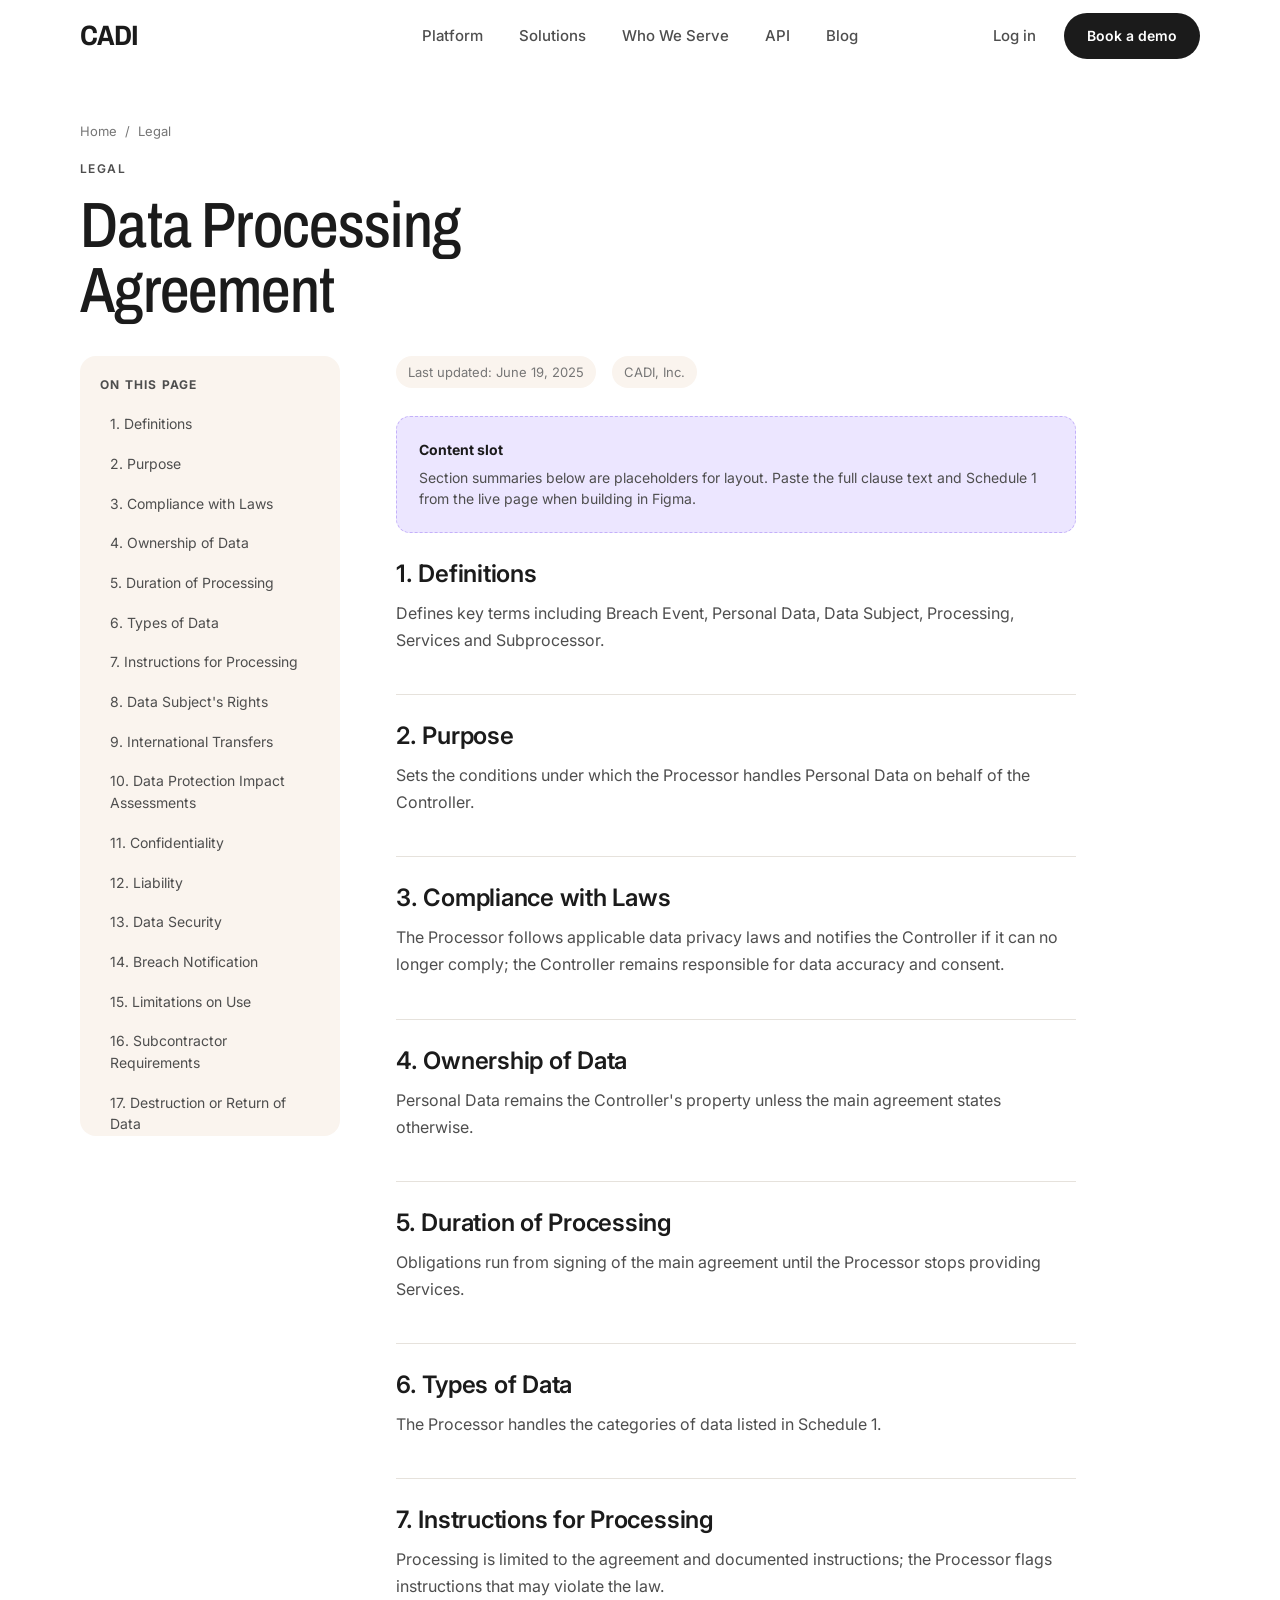
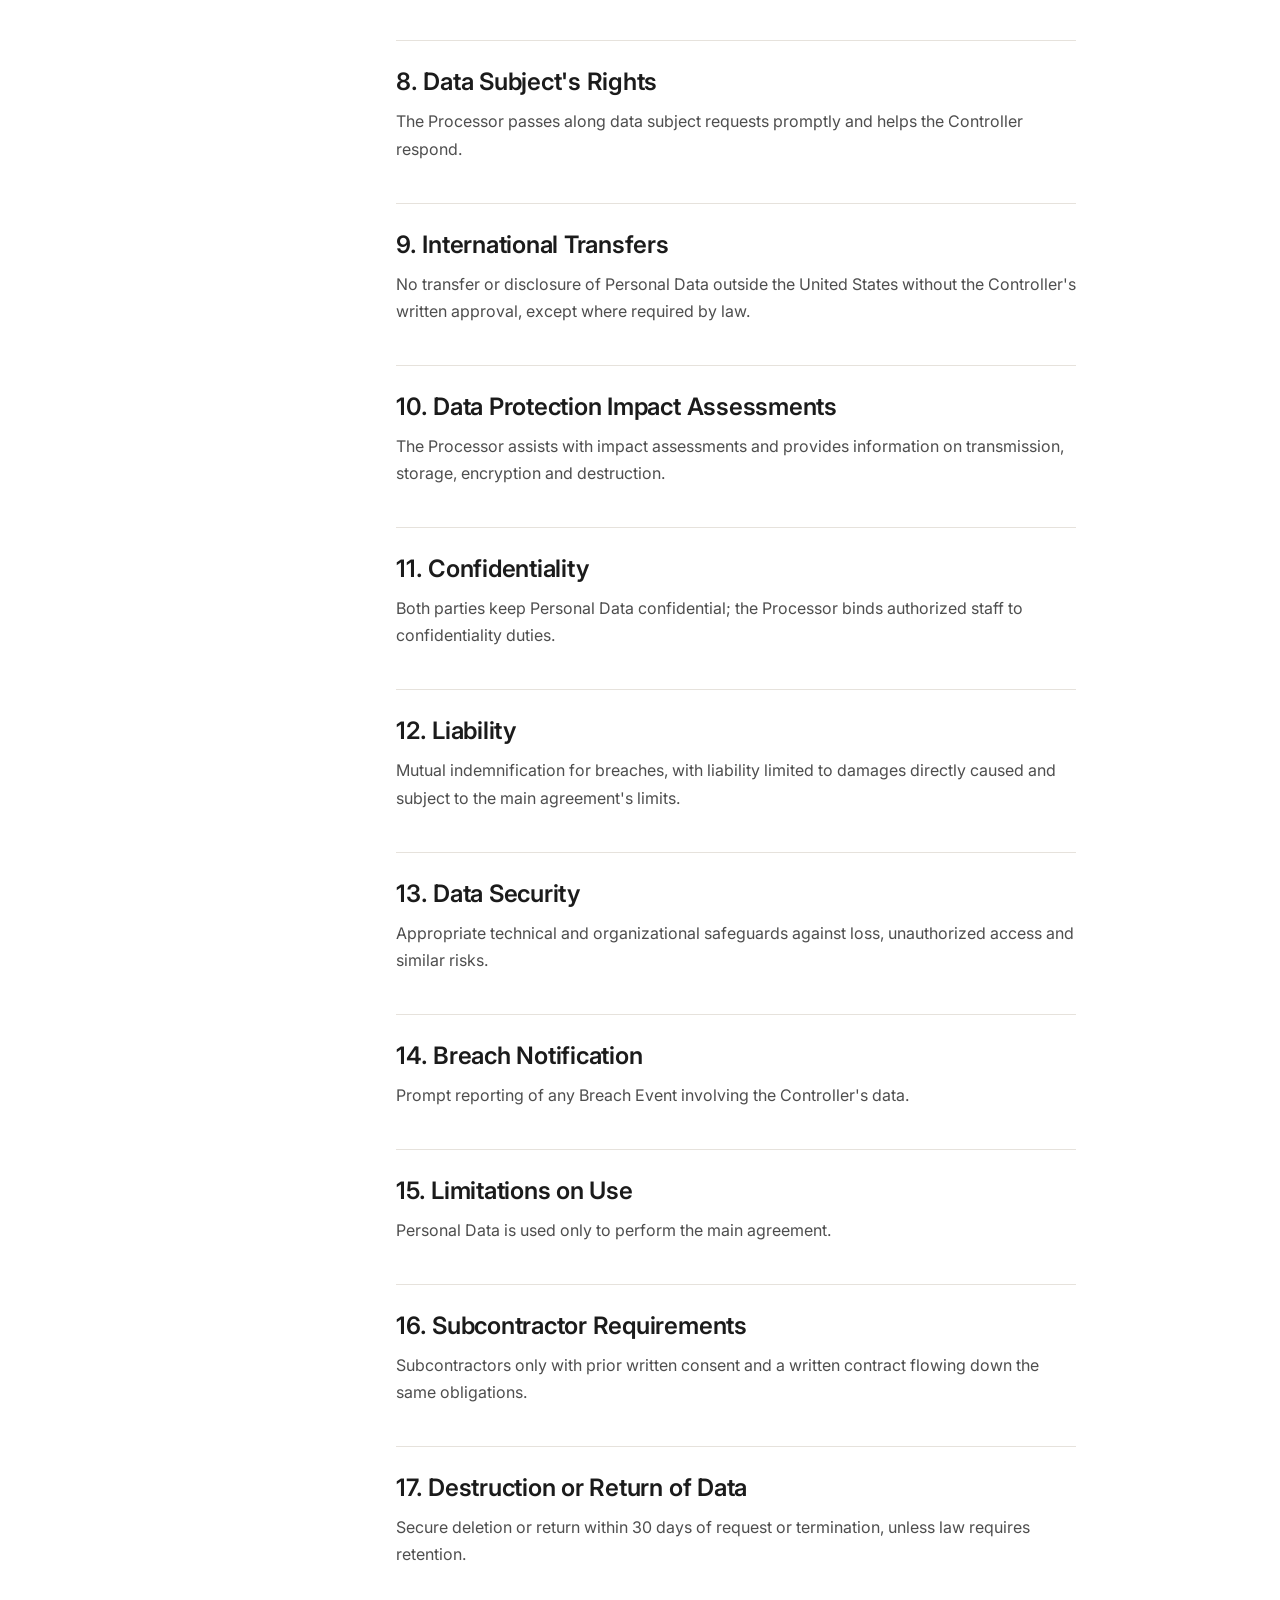
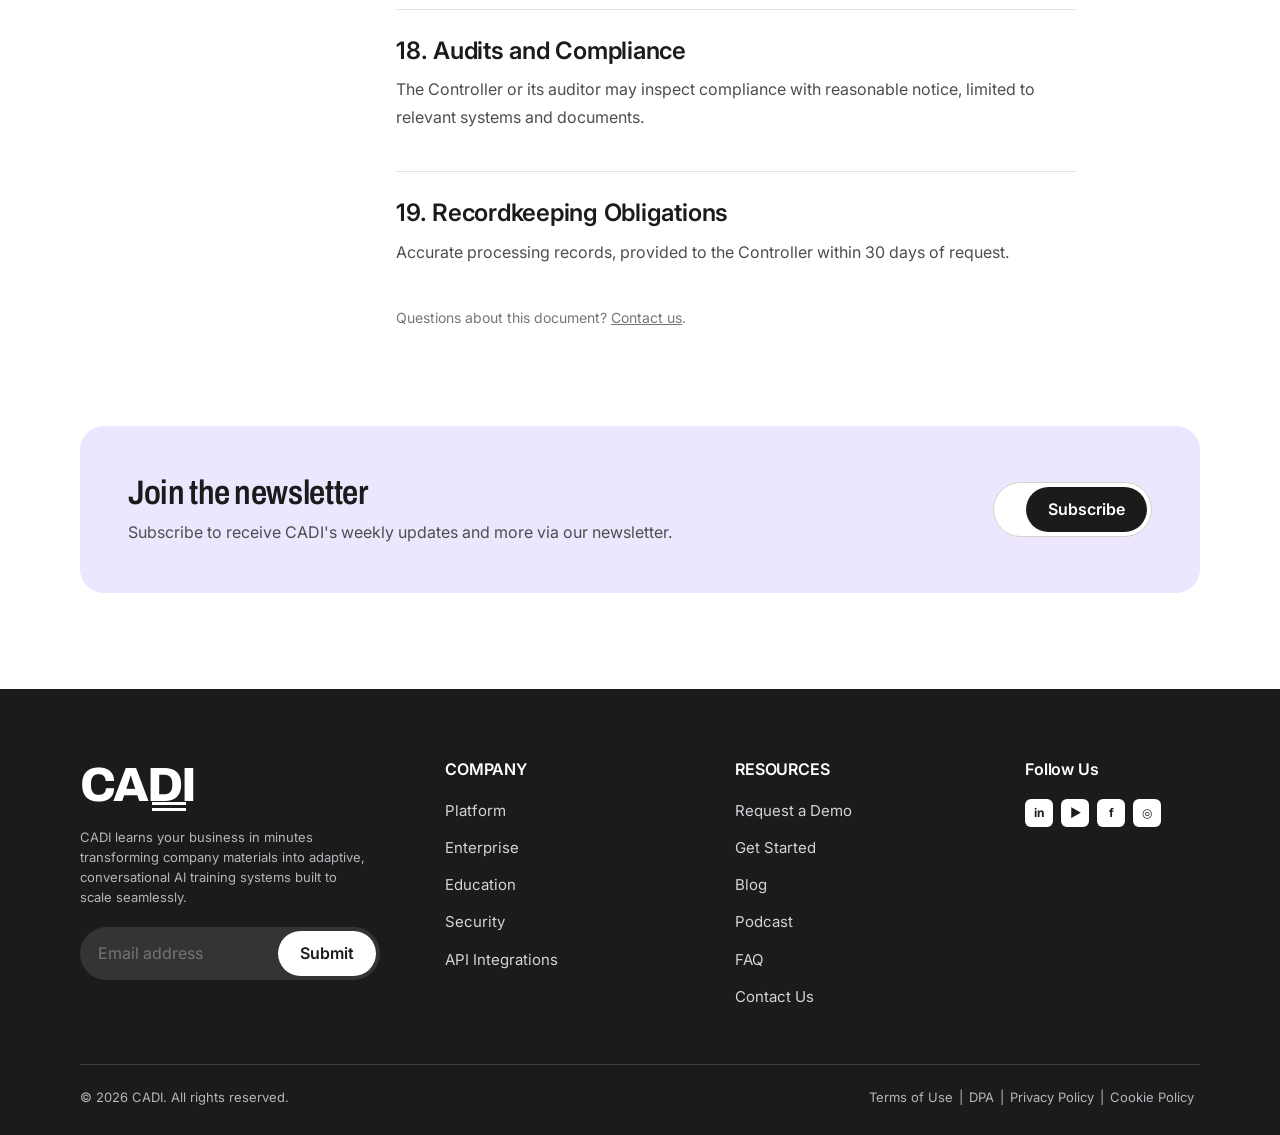
<file: data-processing-agreement.html>
<!doctype html>
<html lang="en">
<head>
<meta charset="utf-8">
<meta name="viewport" content="width=device-width, initial-scale=1, viewport-fit=cover">
<title>Data Processing Agreement | CADI</title>
<meta name="description" content="CADI Data Processing Agreement.">
<link rel="preconnect" href="https://fonts.googleapis.com">
<link rel="stylesheet" href="https://fonts.googleapis.com/css2?family=Inter:wght@400;500;600;700&family=Archivo:wdth,wght@75..100,500..700&display=swap">
<link rel="stylesheet" href="styles.css">
</head>
<body>
<!-- 1. HEADER -->
<header class="header" id="top">
  <div class="wrap">
    <a class="logo" href="./" aria-label="CADI home">CADI</a>
    <nav class="nav" id="nav" aria-label="Primary">
      <a href="./#loop">Platform</a>
      <a href="./#across">Solutions</a>
      <a href="./#environments">Who We Serve</a>
      <a href="integrations.html">API</a>
      <a href="blog.html">Blog</a>
    </nav>
    <div class="header-cta">
      <a class="login" href="login.html">Log in</a>
      <a class="btn btn-primary" href="contact.html">Book a demo</a>
      <button class="menu-btn" id="menuBtn" aria-label="Open menu" aria-expanded="false" aria-controls="nav"><span></span><span></span><span></span></button>
    </div>
  </div>
</header>
<main>

<section class="page-hero" style="padding-bottom:8px">
  <div class="wrap">
    <div class="breadcrumb"><a href="./">Home</a><span>/</span><span>Legal</span></div>
    <span class="eyebrow">Legal</span>
    <h1>Data Processing Agreement</h1>
  </div>
</section>
<section style="padding-top:24px">
  <div class="wrap legal">
    <nav class="toc" aria-label="On this page"><b>On this page</b><a href="#s1">1. Definitions</a><a href="#s2">2. Purpose</a><a href="#s3">3. Compliance with Laws</a><a href="#s4">4. Ownership of Data</a><a href="#s5">5. Duration of Processing</a><a href="#s6">6. Types of Data</a><a href="#s7">7. Instructions for Processing</a><a href="#s8">8. Data Subject's Rights</a><a href="#s9">9. International Transfers</a><a href="#s10">10. Data Protection Impact Assessments</a><a href="#s11">11. Confidentiality</a><a href="#s12">12. Liability</a><a href="#s13">13. Data Security</a><a href="#s14">14. Breach Notification</a><a href="#s15">15. Limitations on Use</a><a href="#s16">16. Subcontractor Requirements</a><a href="#s17">17. Destruction or Return of Data</a><a href="#s18">18. Audits and Compliance</a><a href="#s19">19. Recordkeeping Obligations</a></nav>
    <article class="prose">
      <div class="meta"><span>Last updated: June 19, 2025</span><span>CADI, Inc.</span></div>
      <div class="slot" style="margin-bottom:28px"><b>Content slot</b>Section summaries below are placeholders for layout. Paste the full clause text and Schedule 1 from the live page when building in Figma.</div><h2 id="s1">1. Definitions</h2><p>Defines key terms including Breach Event, Personal Data, Data Subject, Processing, Services and Subprocessor.</p><h2 id="s2">2. Purpose</h2><p>Sets the conditions under which the Processor handles Personal Data on behalf of the Controller.</p><h2 id="s3">3. Compliance with Laws</h2><p>The Processor follows applicable data privacy laws and notifies the Controller if it can no longer comply; the Controller remains responsible for data accuracy and consent.</p><h2 id="s4">4. Ownership of Data</h2><p>Personal Data remains the Controller's property unless the main agreement states otherwise.</p><h2 id="s5">5. Duration of Processing</h2><p>Obligations run from signing of the main agreement until the Processor stops providing Services.</p><h2 id="s6">6. Types of Data</h2><p>The Processor handles the categories of data listed in Schedule 1.</p><h2 id="s7">7. Instructions for Processing</h2><p>Processing is limited to the agreement and documented instructions; the Processor flags instructions that may violate the law.</p><h2 id="s8">8. Data Subject's Rights</h2><p>The Processor passes along data subject requests promptly and helps the Controller respond.</p><h2 id="s9">9. International Transfers</h2><p>No transfer or disclosure of Personal Data outside the United States without the Controller's written approval, except where required by law.</p><h2 id="s10">10. Data Protection Impact Assessments</h2><p>The Processor assists with impact assessments and provides information on transmission, storage, encryption and destruction.</p><h2 id="s11">11. Confidentiality</h2><p>Both parties keep Personal Data confidential; the Processor binds authorized staff to confidentiality duties.</p><h2 id="s12">12. Liability</h2><p>Mutual indemnification for breaches, with liability limited to damages directly caused and subject to the main agreement's limits.</p><h2 id="s13">13. Data Security</h2><p>Appropriate technical and organizational safeguards against loss, unauthorized access and similar risks.</p><h2 id="s14">14. Breach Notification</h2><p>Prompt reporting of any Breach Event involving the Controller's data.</p><h2 id="s15">15. Limitations on Use</h2><p>Personal Data is used only to perform the main agreement.</p><h2 id="s16">16. Subcontractor Requirements</h2><p>Subcontractors only with prior written consent and a written contract flowing down the same obligations.</p><h2 id="s17">17. Destruction or Return of Data</h2><p>Secure deletion or return within 30 days of request or termination, unless law requires retention.</p><h2 id="s18">18. Audits and Compliance</h2><p>The Controller or its auditor may inspect compliance with reasonable notice, limited to relevant systems and documents.</p><h2 id="s19">19. Recordkeeping Obligations</h2><p>Accurate processing records, provided to the Controller within 30 days of request.</p>
      <p style="margin-top:40px;font-size:14px;color:var(--muted)">Questions about this document? <a href="contact.html" style="text-decoration:underline">Contact us</a>.</p>
    </article>
  </div>
</section>

<section class="news-section" style="padding-top:0">
  <div class="wrap">
    <div class="newsletter">
      <div><h3>Join the newsletter</h3><p>Subscribe to receive CADI's weekly updates and more via our newsletter.</p></div>
      <form class="sub" id="newsForm" aria-label="Subscribe"><input type="email" id="newsEmail" placeholder="Email address" aria-label="Email address" required><button type="submit">Subscribe</button></form>
    </div>
  </div>
</section>
</main>
<!-- 12. FOOTER -->
<footer class="footer">
  <div class="wrap">
    <div class="foot-grid">
      <div>
        <span class="foot-logo">CADI</span>
        <p>CADI learns your business in minutes transforming company materials into adaptive, conversational AI training systems built to scale seamlessly.</p>
        <form class="sub" id="subscribe" aria-label="Subscribe">
          <input type="email" id="subEmail" placeholder="Email address" aria-label="Email address" required>
          <button type="submit">Submit</button>
        </form>
      </div>
      <div>
        <h4>COMPANY</h4>
        <ul><li><a href="./#loop">Platform</a></li><li><a href="./#across">Enterprise</a></li><li><a href="./#across">Education</a></li><li><a href="security.html">Security</a></li><li><a href="integrations.html">API Integrations</a></li></ul>
      </div>
      <div>
        <h4>RESOURCES</h4>
        <ul><li><a href="contact.html">Request a Demo</a></li><li><a href="get-started.html">Get Started</a></li><li><a href="blog.html">Blog</a></li><li><a href="podcast.html">Podcast</a></li><li><a href="./#faq">FAQ</a></li><li><a href="contact.html">Contact Us</a></li></ul>
      </div>
      <div>
        <h4>Follow Us</h4>
        <div class="social"><a href="#" aria-label="LinkedIn">in</a><a href="#" aria-label="YouTube">▶</a><a href="#" aria-label="Facebook">f</a><a href="#" aria-label="Instagram">◎</a></div>
      </div>
    </div>
    <div class="foot-bottom">
      <span>© 2026 CADI. All rights reserved.</span>
      <span><a href="terms-of-use.html">Terms of Use</a>|<a href="data-processing-agreement.html">DPA</a>|<a href="privacy-policy.html">Privacy Policy</a>|<a href="cookie-policy.html">Cookie Policy</a></span>
    </div>
  </div>
</footer>
<script>
(function(){
  var h=document.querySelector('.header');addEventListener('scroll',function(){h.classList.toggle('scrolled',scrollY>8)},{passive:true});
  var mb=document.getElementById('menuBtn'),nav=document.getElementById('nav');mb.addEventListener('click',function(){var o=nav.classList.toggle('open');mb.setAttribute('aria-expanded',o)});
  document.querySelectorAll('form').forEach(function(f){f.addEventListener('submit',function(e){e.preventDefault();var b=f.querySelector('button[type=submit]');b.textContent='Sent';b.disabled=true})});
  
})();
</script>
</body>
</html>
</file>
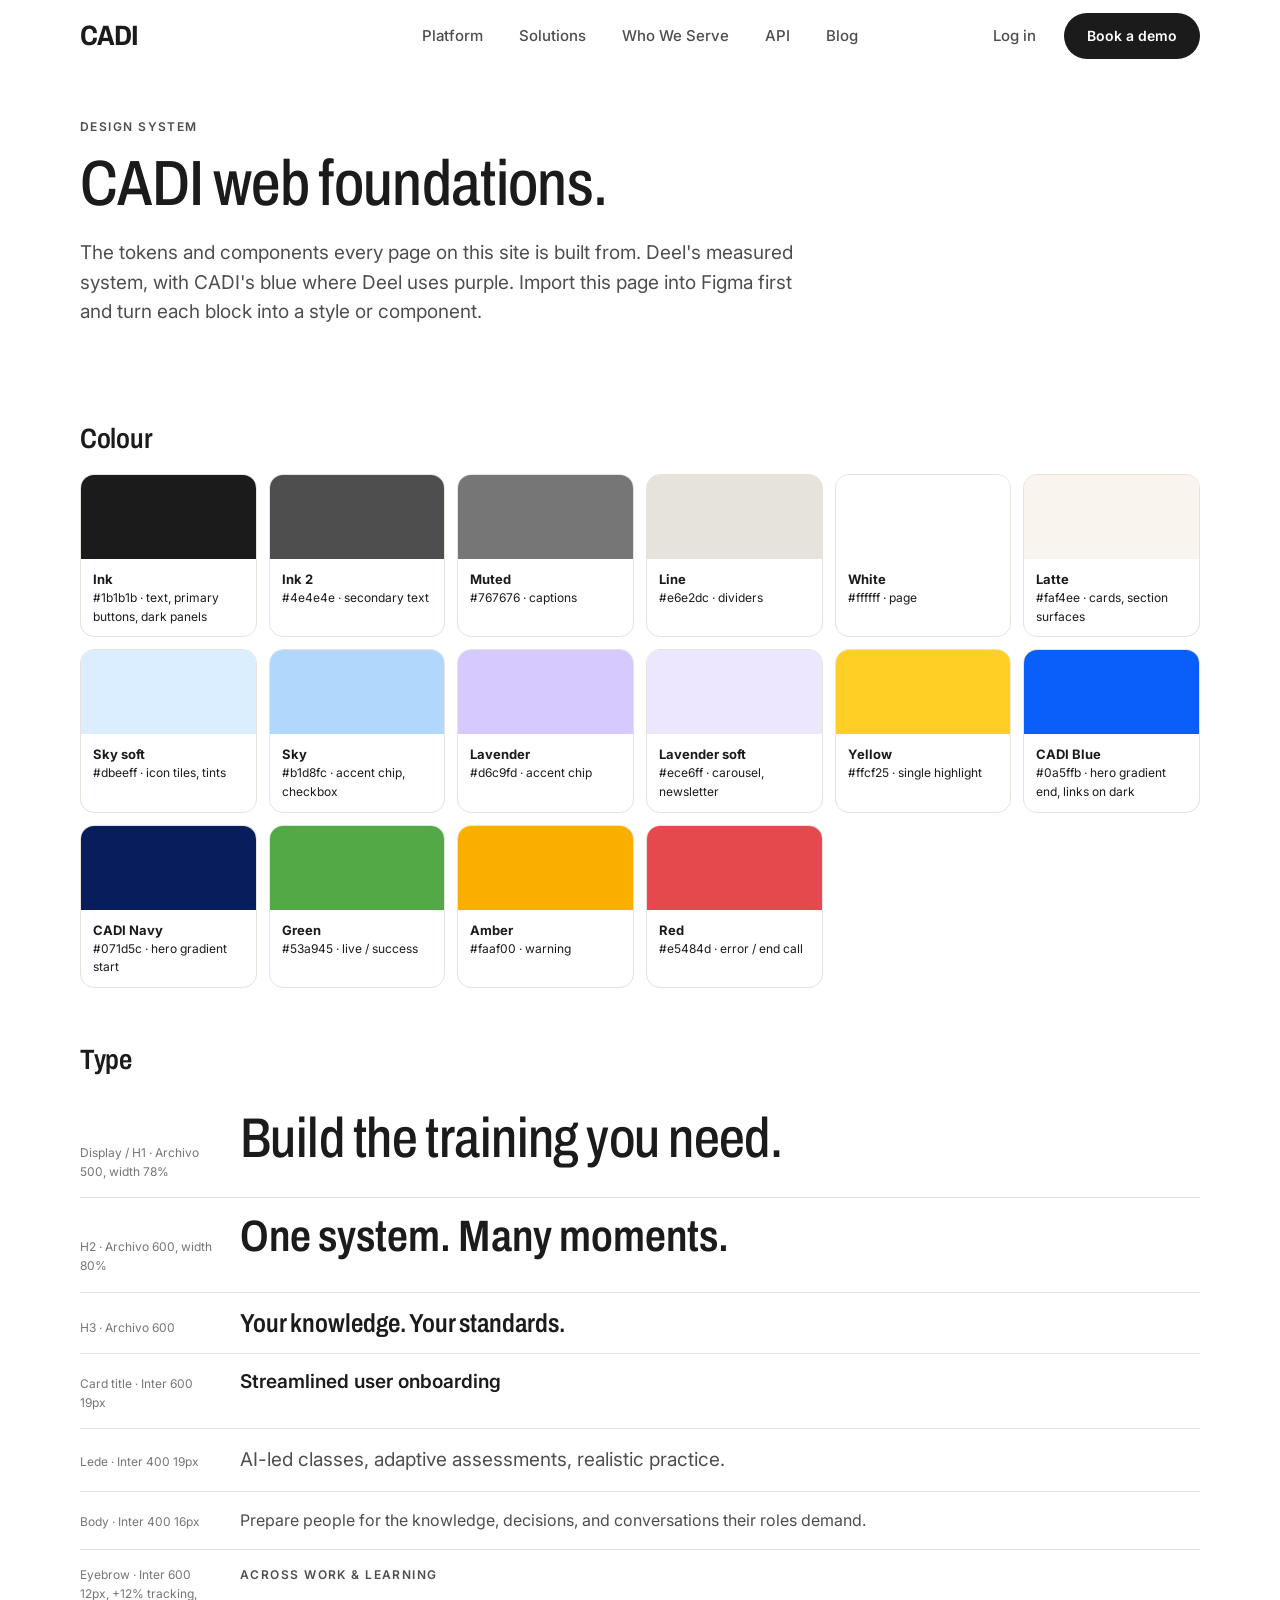
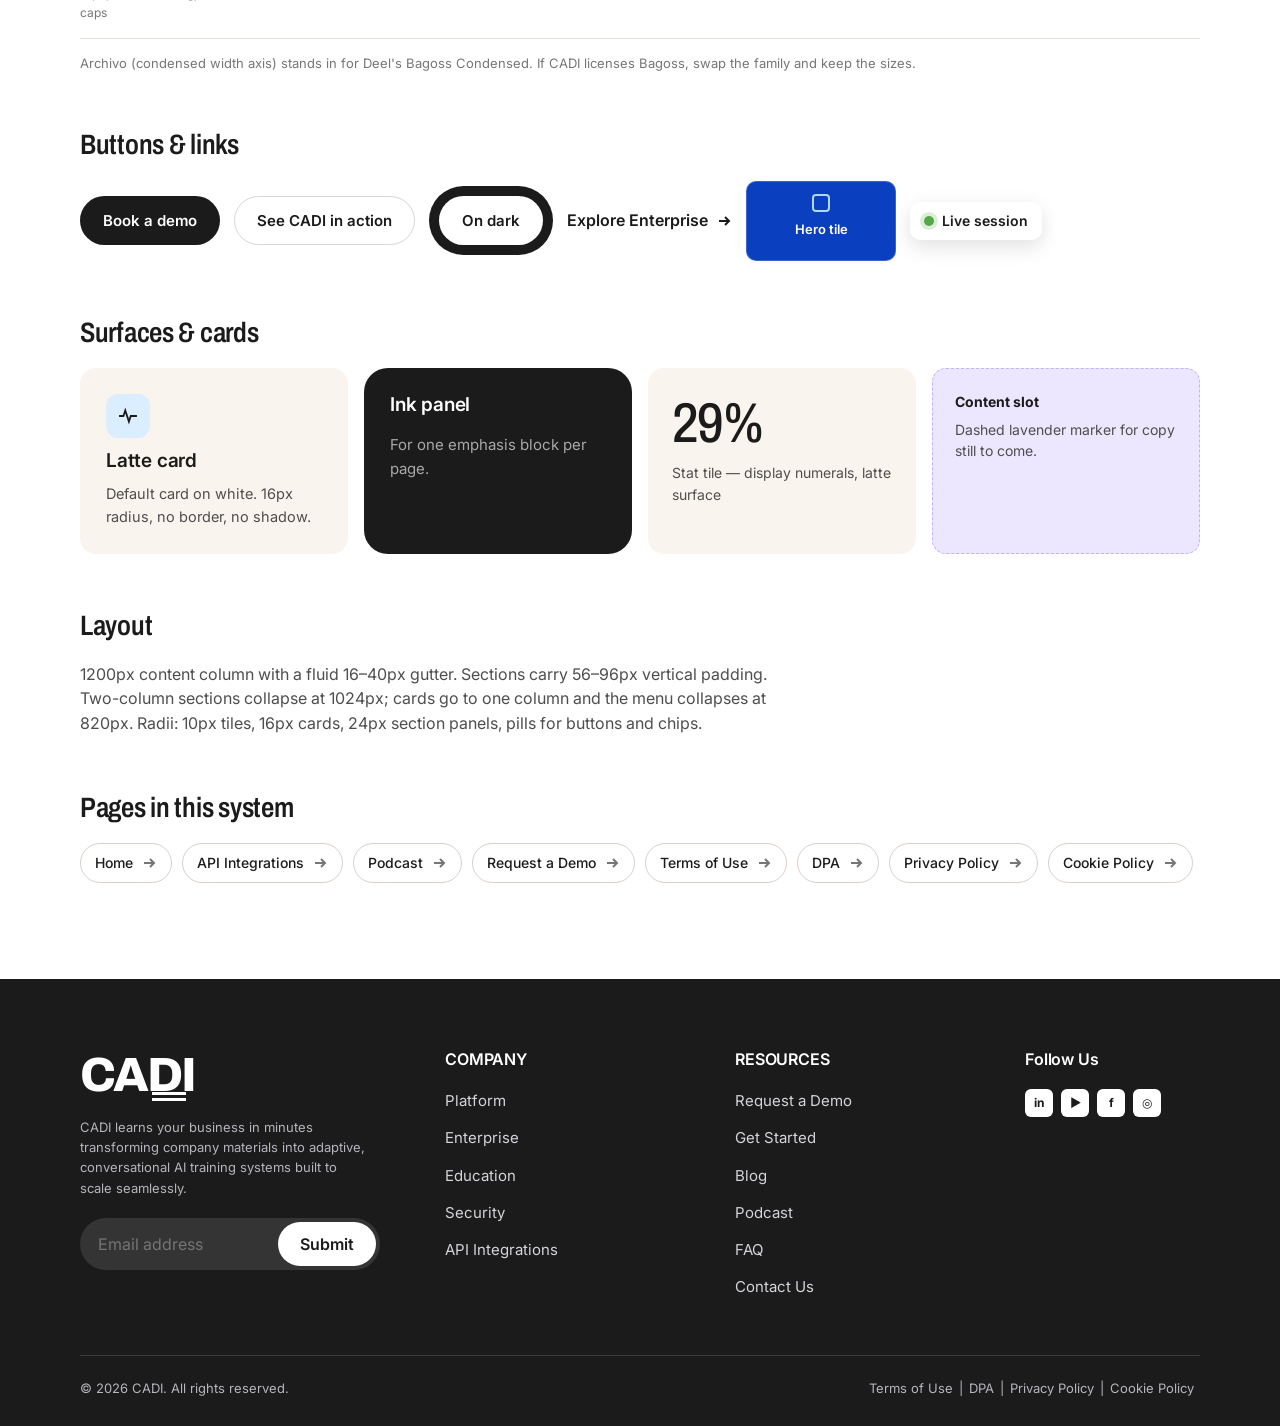
<file: design-system.html>
<!doctype html>
<html lang="en">
<head>
<meta charset="utf-8">
<meta name="viewport" content="width=device-width, initial-scale=1, viewport-fit=cover">
<title>Design System | CADI</title>
<meta name="description" content="Tokens and components for the CADI website redesign.">
<link rel="preconnect" href="https://fonts.googleapis.com">
<link rel="stylesheet" href="https://fonts.googleapis.com/css2?family=Inter:wght@400;500;600;700&family=Archivo:wdth,wght@75..100,500..700&display=swap">
<link rel="stylesheet" href="styles.css">
</head>
<body>
<!-- 1. HEADER -->
<header class="header" id="top">
  <div class="wrap">
    <a class="logo" href="./" aria-label="CADI home">CADI</a>
    <nav class="nav" id="nav" aria-label="Primary">
      <a href="./#loop">Platform</a>
      <a href="./#across">Solutions</a>
      <a href="./#environments">Who We Serve</a>
      <a href="integrations.html">API</a>
      <a href="blog.html">Blog</a>
    </nav>
    <div class="header-cta">
      <a class="login" href="login.html">Log in</a>
      <a class="btn btn-primary" href="contact.html">Book a demo</a>
      <button class="menu-btn" id="menuBtn" aria-label="Open menu" aria-expanded="false" aria-controls="nav"><span></span><span></span><span></span></button>
    </div>
  </div>
</header>
<main>

<section class="page-hero" style="padding-bottom:0">
  <div class="wrap">
    <span class="eyebrow">Design system</span>
    <h1>CADI web foundations.</h1>
    <p class="lede">The tokens and components every page on this site is built from. Deel's measured system, with CADI's blue where Deel uses purple. Import this page into Figma first and turn each block into a style or component.</p>
  </div>
</section>
<section>
  <div class="wrap">
    <div class="ds-section" style="margin-top:0"><h2>Colour</h2>
      <div class="ds-swatches">
        <div class="sw"><i style="background:#1b1b1b"></i><div><b>Ink</b>#1b1b1b · text, primary buttons, dark panels</div></div><div class="sw"><i style="background:#4e4e4e"></i><div><b>Ink 2</b>#4e4e4e · secondary text</div></div><div class="sw"><i style="background:#767676"></i><div><b>Muted</b>#767676 · captions</div></div><div class="sw"><i style="background:#e6e2dc"></i><div><b>Line</b>#e6e2dc · dividers</div></div>
        <div class="sw"><i style="background:#ffffff"></i><div><b>White</b>#ffffff · page</div></div><div class="sw"><i style="background:#faf4ee"></i><div><b>Latte</b>#faf4ee · cards, section surfaces</div></div><div class="sw"><i style="background:#dbeeff"></i><div><b>Sky soft</b>#dbeeff · icon tiles, tints</div></div><div class="sw"><i style="background:#b1d8fc"></i><div><b>Sky</b>#b1d8fc · accent chip, checkbox</div></div>
        <div class="sw"><i style="background:#d6c9fd"></i><div><b>Lavender</b>#d6c9fd · accent chip</div></div><div class="sw"><i style="background:#ece6ff"></i><div><b>Lavender soft</b>#ece6ff · carousel, newsletter</div></div><div class="sw"><i style="background:#ffcf25"></i><div><b>Yellow</b>#ffcf25 · single highlight</div></div><div class="sw"><i style="background:#0a5ffb"></i><div><b>CADI Blue</b>#0a5ffb · hero gradient end, links on dark</div></div>
        <div class="sw"><i style="background:#071d5c"></i><div><b>CADI Navy</b>#071d5c · hero gradient start</div></div><div class="sw"><i style="background:#53a945"></i><div><b>Green</b>#53a945 · live / success</div></div><div class="sw"><i style="background:#faaf00"></i><div><b>Amber</b>#faaf00 · warning</div></div><div class="sw"><i style="background:#e5484d"></i><div><b>Red</b>#e5484d · error / end call</div></div>
      </div>
    </div>
    <div class="ds-section"><h2>Type</h2>
      <div class="ds-type">
        <div><small>Display / H1 · Archivo 500, width 78%</small><span style="font:500 56px/1 var(--display);font-stretch:78%;letter-spacing:-.01em">Build the training you need.</span></div>
        <div><small>H2 · Archivo 600, width 80%</small><span style="font:600 44px/1.04 var(--display);font-stretch:80%">One system. Many moments.</span></div>
        <div><small>H3 · Archivo 600</small><span style="font:600 26px/1.1 var(--display);font-stretch:80%">Your knowledge. Your standards.</span></div>
        <div><small>Card title · Inter 600 19px</small><span style="font:600 19px/1.3 var(--body)">Streamlined user onboarding</span></div>
        <div><small>Lede · Inter 400 19px</small><span style="font:400 19px/1.55 var(--body);color:var(--ink-2)">AI-led classes, adaptive assessments, realistic practice.</span></div>
        <div><small>Body · Inter 400 16px</small><span style="font:400 16px/1.6 var(--body);color:var(--ink-2)">Prepare people for the knowledge, decisions, and conversations their roles demand.</span></div>
        <div><small>Eyebrow · Inter 600 12px, +12% tracking, caps</small><span class="eyebrow">Across work &amp; learning</span></div>
      </div>
      <p style="margin-top:14px;font-size:13px;color:var(--muted)">Archivo (condensed width axis) stands in for Deel's Bagoss Condensed. If CADI licenses Bagoss, swap the family and keep the sizes.</p>
    </div>
    <div class="ds-section"><h2>Buttons &amp; links</h2>
      <div class="ds-row">
        <a class="btn btn-primary" href="#">Book a demo</a>
        <a class="btn btn-ghost" href="#">See CADI in action</a>
        <span style="background:var(--ink);padding:10px;border-radius:999px;display:inline-flex"><a class="btn btn-white" href="#" style="background:#fff;color:var(--ink)">On dark</a></span>
        <a class="link" href="#">Explore Enterprise <svg class="arrow" viewBox="0 0 16 16" fill="none" stroke="currentColor" stroke-width="2"><path d="M3 8h10M9 4l4 4-4 4"/></svg></a>
        <a class="opt" style="max-width:150px;color:#fff;background:#0a3fc0;border-color:rgba(255,255,255,.2)" href="#"><span class="box"></span>Hero tile</a>
        <span class="live" style="position:static"><i></i>Live session</span>
      </div>
    </div>
    <div class="ds-section"><h2>Surfaces &amp; cards</h2>
      <div class="card-grid">
        <div class="card"><span class="ico"><svg viewBox="0 0 24 24" fill="none" stroke="currentColor" stroke-width="2" stroke-linecap="round"><path d="M3 12h4l2-6 4 12 2-6h6"/></svg></span><h3>Latte card</h3><p>Default card on white. 16px radius, no border, no shadow.</p></div>
        <div class="sec dark" style="padding:26px"><h3 style="font-size:19px;font-family:var(--body);font-stretch:100%">Ink panel</h3><p>For one emphasis block per page.</p></div>
        <div class="stat"><b>29%</b><span>Stat tile — display numerals, latte surface</span></div>
        <div class="slot"><b>Content slot</b>Dashed lavender marker for copy still to come.</div>
      </div>
    </div>
    <div class="ds-section"><h2>Layout</h2>
      <p style="color:var(--ink-2);max-width:70ch">1200px content column with a fluid 16–40px gutter. Sections carry 56–96px vertical padding. Two-column sections collapse at 1024px; cards go to one column and the menu collapses at 820px. Radii: 10px tiles, 16px cards, 24px section panels, pills for buttons and chips.</p>
    </div>
    <div class="ds-section"><h2>Pages in this system</h2>
      <div class="chips">
        <a href="./">Home <svg class="arrow" viewBox="0 0 16 16" fill="none" stroke="currentColor" stroke-width="2"><path d="M3 8h10M9 4l4 4-4 4"/></svg></a><a href="integrations.html">API Integrations <svg class="arrow" viewBox="0 0 16 16" fill="none" stroke="currentColor" stroke-width="2"><path d="M3 8h10M9 4l4 4-4 4"/></svg></a><a href="podcast.html">Podcast <svg class="arrow" viewBox="0 0 16 16" fill="none" stroke="currentColor" stroke-width="2"><path d="M3 8h10M9 4l4 4-4 4"/></svg></a><a href="contact.html">Request a Demo <svg class="arrow" viewBox="0 0 16 16" fill="none" stroke="currentColor" stroke-width="2"><path d="M3 8h10M9 4l4 4-4 4"/></svg></a><a href="terms-of-use.html">Terms of Use <svg class="arrow" viewBox="0 0 16 16" fill="none" stroke="currentColor" stroke-width="2"><path d="M3 8h10M9 4l4 4-4 4"/></svg></a><a href="data-processing-agreement.html">DPA <svg class="arrow" viewBox="0 0 16 16" fill="none" stroke="currentColor" stroke-width="2"><path d="M3 8h10M9 4l4 4-4 4"/></svg></a><a href="privacy-policy.html">Privacy Policy <svg class="arrow" viewBox="0 0 16 16" fill="none" stroke="currentColor" stroke-width="2"><path d="M3 8h10M9 4l4 4-4 4"/></svg></a><a href="cookie-policy.html">Cookie Policy <svg class="arrow" viewBox="0 0 16 16" fill="none" stroke="currentColor" stroke-width="2"><path d="M3 8h10M9 4l4 4-4 4"/></svg></a>
      </div>
    </div>
  </div>
</section>
</main>
<!-- 12. FOOTER -->
<footer class="footer">
  <div class="wrap">
    <div class="foot-grid">
      <div>
        <span class="foot-logo">CADI</span>
        <p>CADI learns your business in minutes transforming company materials into adaptive, conversational AI training systems built to scale seamlessly.</p>
        <form class="sub" id="subscribe" aria-label="Subscribe">
          <input type="email" id="subEmail" placeholder="Email address" aria-label="Email address" required>
          <button type="submit">Submit</button>
        </form>
      </div>
      <div>
        <h4>COMPANY</h4>
        <ul><li><a href="./#loop">Platform</a></li><li><a href="./#across">Enterprise</a></li><li><a href="./#across">Education</a></li><li><a href="security.html">Security</a></li><li><a href="integrations.html">API Integrations</a></li></ul>
      </div>
      <div>
        <h4>RESOURCES</h4>
        <ul><li><a href="contact.html">Request a Demo</a></li><li><a href="get-started.html">Get Started</a></li><li><a href="blog.html">Blog</a></li><li><a href="podcast.html">Podcast</a></li><li><a href="./#faq">FAQ</a></li><li><a href="contact.html">Contact Us</a></li></ul>
      </div>
      <div>
        <h4>Follow Us</h4>
        <div class="social"><a href="#" aria-label="LinkedIn">in</a><a href="#" aria-label="YouTube">▶</a><a href="#" aria-label="Facebook">f</a><a href="#" aria-label="Instagram">◎</a></div>
      </div>
    </div>
    <div class="foot-bottom">
      <span>© 2026 CADI. All rights reserved.</span>
      <span><a href="terms-of-use.html">Terms of Use</a>|<a href="data-processing-agreement.html">DPA</a>|<a href="privacy-policy.html">Privacy Policy</a>|<a href="cookie-policy.html">Cookie Policy</a></span>
    </div>
  </div>
</footer>
<script>
(function(){
  var h=document.querySelector('.header');addEventListener('scroll',function(){h.classList.toggle('scrolled',scrollY>8)},{passive:true});
  var mb=document.getElementById('menuBtn'),nav=document.getElementById('nav');mb.addEventListener('click',function(){var o=nav.classList.toggle('open');mb.setAttribute('aria-expanded',o)});
  document.querySelectorAll('form').forEach(function(f){f.addEventListener('submit',function(e){e.preventDefault();var b=f.querySelector('button[type=submit]');b.textContent='Sent';b.disabled=true})});
  
})();
</script>
</body>
</html>
</file>
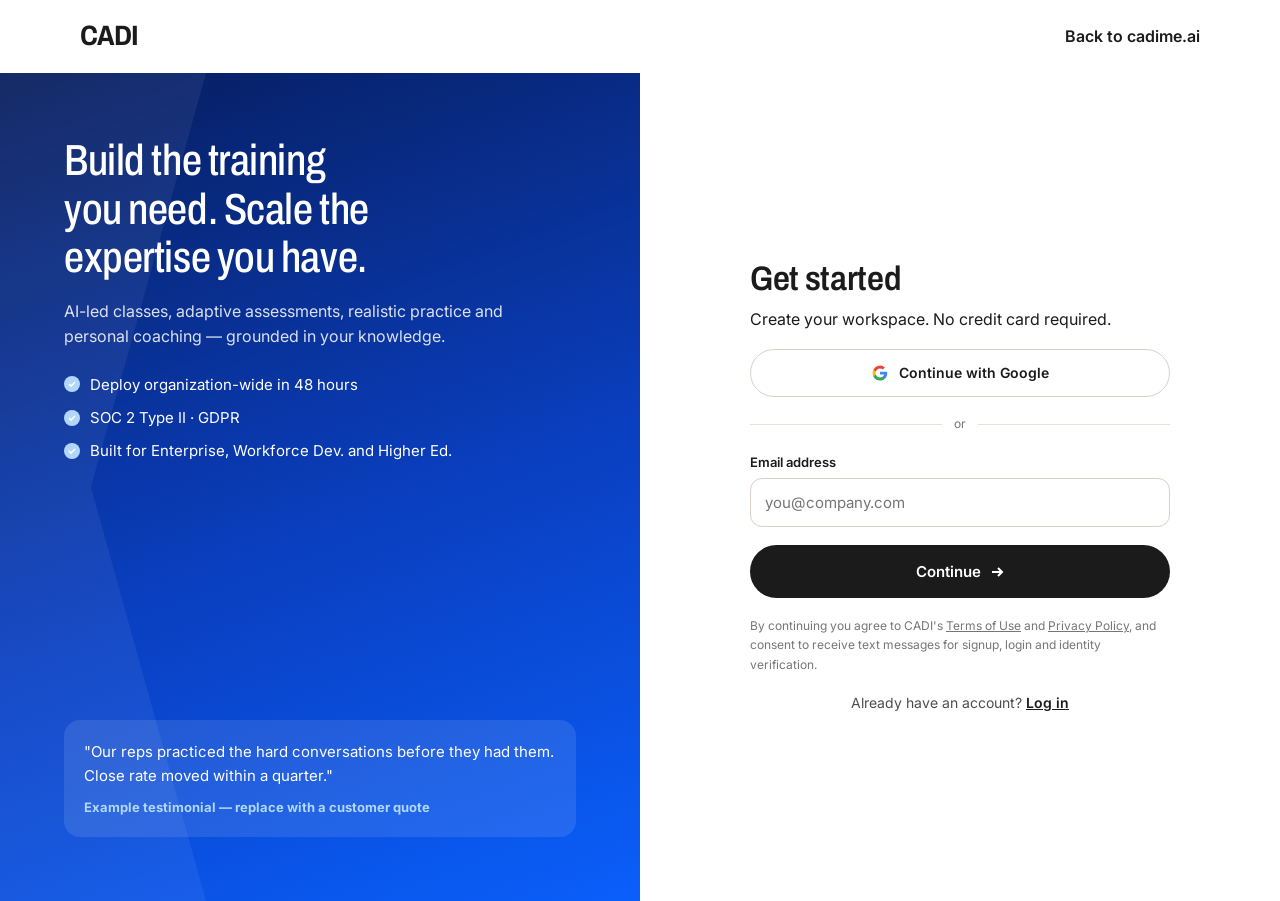
<file: get-started.html>
<!doctype html>
<html lang="en">
<head>
<meta charset="utf-8">
<meta name="viewport" content="width=device-width, initial-scale=1, viewport-fit=cover">
<title>Get Started | CADI</title>
<meta name="description" content="Get Started — CADI">
<link rel="preconnect" href="https://fonts.googleapis.com">
<link rel="stylesheet" href="https://fonts.googleapis.com/css2?family=Inter:wght@400;500;600;700&family=Archivo:wdth,wght@75..100,500..700&display=swap">
<link rel="stylesheet" href="styles.css">
</head>
<body>
<header class="header"><div class="wrap" style="grid-template-columns:auto 1fr auto"><a class="logo" href="./" aria-label="CADI home">CADI</a><span></span><a class="link" href="./">Back to cadime.ai</a></div></header>
<main>

<section class="auth" style="padding:0">
  <div class="auth-panel">
    <div><h2>Build the training you need. Scale the expertise you have.</h2><p>AI-led classes, adaptive assessments, realistic practice and personal coaching — grounded in your knowledge.</p>
      <ul><li><svg viewBox="0 0 16 16" fill="currentColor"><circle cx="8" cy="8" r="8"/><path d="m5 8 2 2 4-4" stroke="#fff" stroke-width="1.6" fill="none"/></svg>Deploy organization-wide in 48 hours</li><li><svg viewBox="0 0 16 16" fill="currentColor"><circle cx="8" cy="8" r="8"/><path d="m5 8 2 2 4-4" stroke="#fff" stroke-width="1.6" fill="none"/></svg>SOC 2 Type II · GDPR</li><li><svg viewBox="0 0 16 16" fill="currentColor"><circle cx="8" cy="8" r="8"/><path d="m5 8 2 2 4-4" stroke="#fff" stroke-width="1.6" fill="none"/></svg>Built for Enterprise, Workforce Dev. and Higher Ed.</li></ul></div>
    <div class="quote">"Our reps practiced the hard conversations before they had them. Close rate moved within a quarter."<b>Example testimonial — replace with a customer quote</b></div>
  </div>
  <div class="auth-form">
    <form class="auth-card" id="authForm">
      <div><h1>Get started</h1><p style="margin-top:8px">Create your workspace. No credit card required.</p></div>
      <a class="btn-sso" href="#"><svg viewBox="0 0 24 24"><path fill="#4285F4" d="M21.6 12.2c0-.7-.1-1.4-.2-2H12v3.8h5.4a4.6 4.6 0 0 1-2 3v2.5h3.2c1.9-1.7 3-4.3 3-7.3z"/><path fill="#34A853" d="M12 22c2.7 0 5-.9 6.6-2.4l-3.2-2.5c-.9.6-2 1-3.4 1-2.6 0-4.8-1.8-5.6-4.1H3.1v2.6A10 10 0 0 0 12 22z"/><path fill="#FBBC05" d="M6.4 13.9a6 6 0 0 1 0-3.8V7.5H3.1a10 10 0 0 0 0 9z"/><path fill="#EA4335" d="M12 5.9c1.5 0 2.8.5 3.8 1.5l2.8-2.8A10 10 0 0 0 3.1 7.5l3.3 2.6C7.2 7.7 9.4 5.9 12 5.9z"/></svg>Continue with Google</a>
      <div class="divider">or</div>
      <div class="field"><label for="email">Email address</label><input id="email" type="email" autocomplete="email" placeholder="you@company.com" required></div>
      <button class="btn btn-primary" type="submit">Continue <svg class="arrow" viewBox="0 0 16 16" fill="none" stroke="currentColor" stroke-width="2"><path d="M3 8h10M9 4l4 4-4 4"/></svg></button>
      <p class="fine">By continuing you agree to CADI's <a href="terms-of-use.html">Terms of Use</a> and <a href="privacy-policy.html">Privacy Policy</a>, and consent to receive text messages for signup, login and identity verification.</p>
      <p class="alt">Already have an account? <a href="login.html">Log in</a></p>
    </form>
  </div>
</section>
</main>

<script>
(function(){
  var h=document.querySelector('.header');addEventListener('scroll',function(){h.classList.toggle('scrolled',scrollY>8)},{passive:true});
  var mb=document.getElementById('menuBtn'),nav=document.getElementById('nav');mb&&mb.addEventListener('click',function(){var o=nav.classList.toggle('open');mb.setAttribute('aria-expanded',o)});
  document.querySelectorAll('form').forEach(function(f){f.addEventListener('submit',function(e){e.preventDefault();var b=f.querySelector('button[type=submit]');b.textContent='Sent';b.disabled=true})});
  
})();
</script>
</body>
</html>
</file>
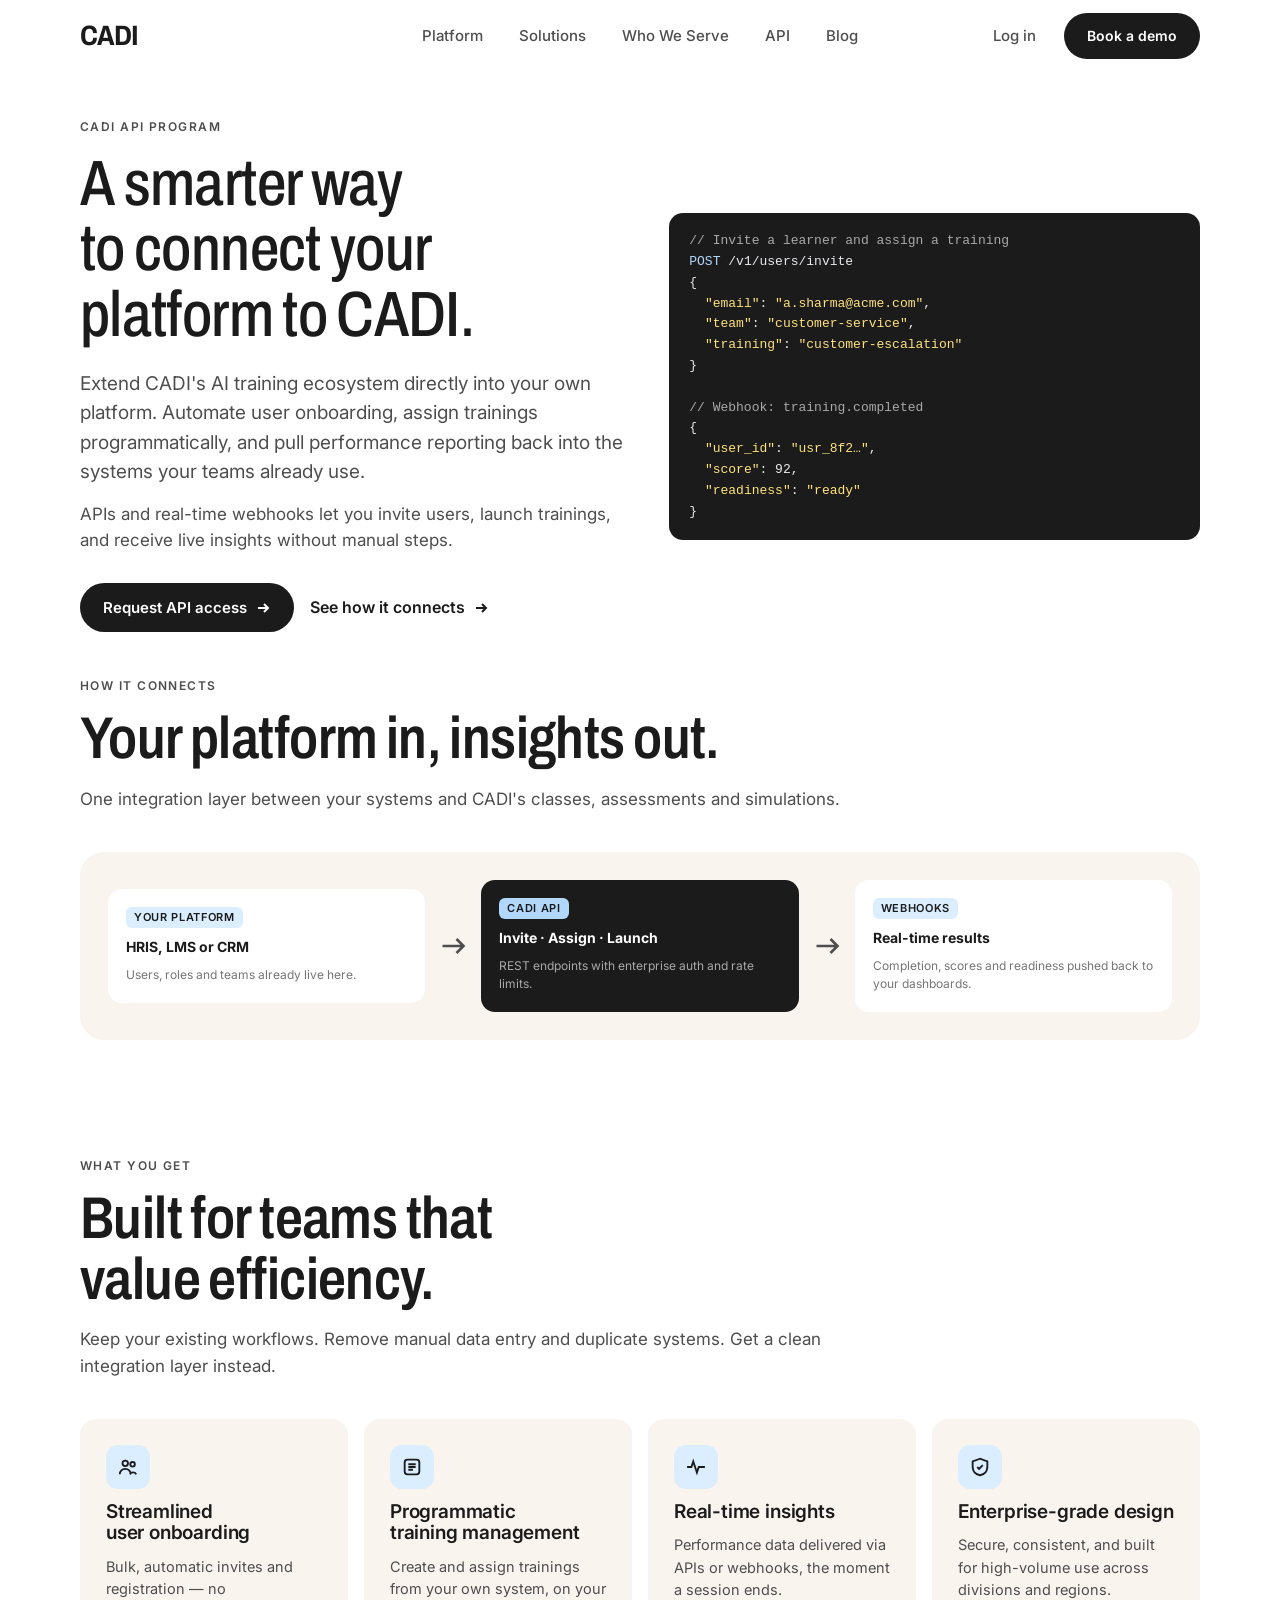
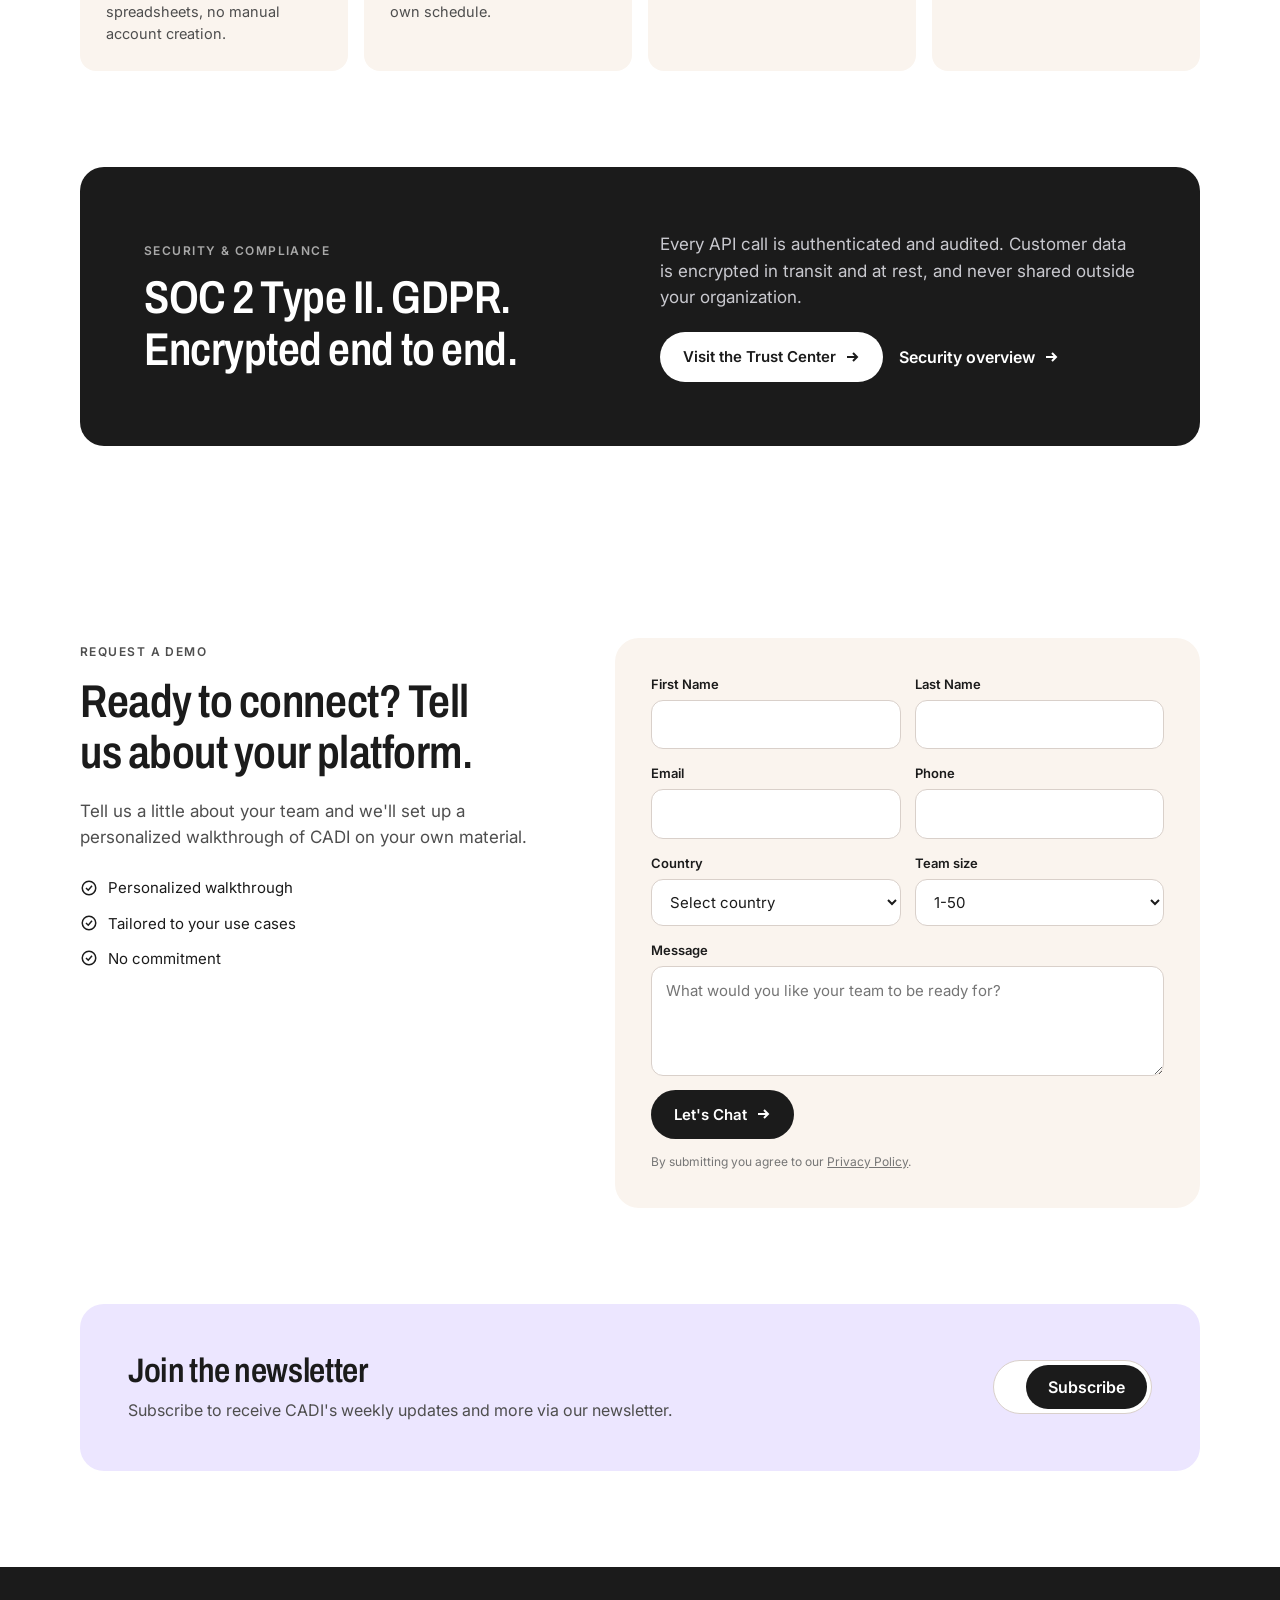
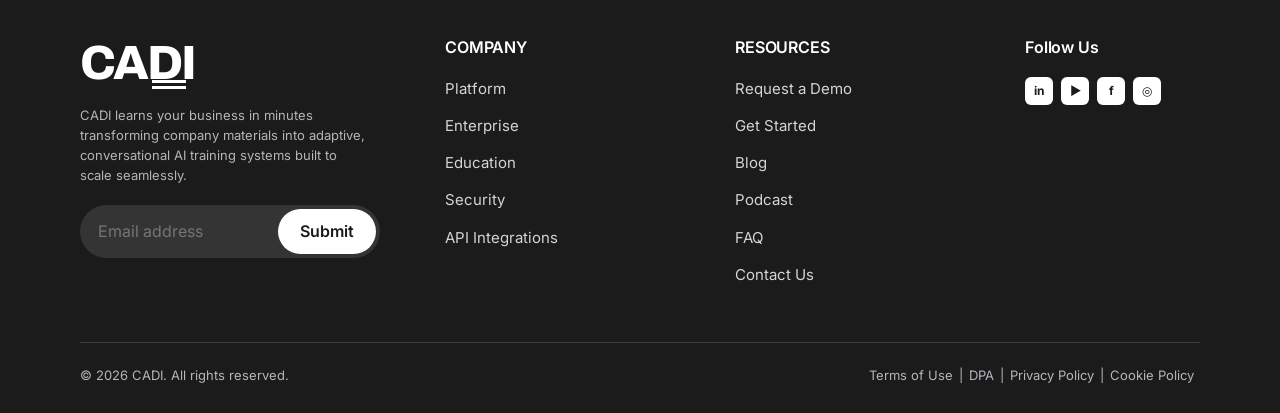
<file: integrations.html>
<!doctype html>
<html lang="en">
<head>
<meta charset="utf-8">
<meta name="viewport" content="width=device-width, initial-scale=1, viewport-fit=cover">
<title>API Integrations | CADI</title>
<meta name="description" content="Connect CADI to your existing tools and workflows through the CADI API Program.">
<link rel="preconnect" href="https://fonts.googleapis.com">
<link rel="stylesheet" href="https://fonts.googleapis.com/css2?family=Inter:wght@400;500;600;700&family=Archivo:wdth,wght@75..100,500..700&display=swap">
<link rel="stylesheet" href="styles.css">
</head>
<body>
<!-- 1. HEADER -->
<header class="header" id="top">
  <div class="wrap">
    <a class="logo" href="./" aria-label="CADI home">CADI</a>
    <nav class="nav" id="nav" aria-label="Primary">
      <a href="./#loop">Platform</a>
      <a href="./#across">Solutions</a>
      <a href="./#environments">Who We Serve</a>
      <a href="integrations.html">API</a>
      <a href="blog.html">Blog</a>
    </nav>
    <div class="header-cta">
      <a class="login" href="login.html">Log in</a>
      <a class="btn btn-primary" href="contact.html">Book a demo</a>
      <button class="menu-btn" id="menuBtn" aria-label="Open menu" aria-expanded="false" aria-controls="nav"><span></span><span></span><span></span></button>
    </div>
  </div>
</header>
<main>

<section class="page-hero">
  <div class="wrap hero-split">
    <div>
      <span class="eyebrow">CADI API Program</span>
      <h1>A smarter way to connect your platform to CADI.</h1>
      <p class="lede">Extend CADI's AI training ecosystem directly into your own platform. Automate user onboarding, assign trainings programmatically, and pull performance reporting back into the systems your teams already use.</p>
      <p class="lede" style="margin-top:14px;font-size:17px">APIs and real-time webhooks let you invite users, launch trainings, and receive live insights without manual steps.</p>
      <div class="actions"><a class="btn btn-primary" href="#contact">Request API access <svg class="arrow" viewBox="0 0 16 16" fill="none" stroke="currentColor" stroke-width="2"><path d="M3 8h10M9 4l4 4-4 4"/></svg></a><a class="link" href="#flow">See how it connects <svg class="arrow" viewBox="0 0 16 16" fill="none" stroke="currentColor" stroke-width="2"><path d="M3 8h10M9 4l4 4-4 4"/></svg></a></div>
    </div>
    <div class="code" aria-label="Example API request"><span class="c">// Invite a learner and assign a training</span>
<span class="k">POST</span> /v1/users/invite
{
  <span class="s">"email"</span>: <span class="s">"a.sharma@acme.com"</span>,
  <span class="s">"team"</span>: <span class="s">"customer-service"</span>,
  <span class="s">"training"</span>: <span class="s">"customer-escalation"</span>
}

<span class="c">// Webhook: training.completed</span>
{
  <span class="s">"user_id"</span>: <span class="s">"usr_8f2…"</span>,
  <span class="s">"score"</span>: 92,
  <span class="s">"readiness"</span>: <span class="s">"ready"</span>
}</div>
  </div>
</section>

<section id="flow" style="padding-top:24px">
  <div class="wrap">
    <div class="section-head"><span class="eyebrow">How it connects</span><h2>Your platform in, insights out.</h2><p>One integration layer between your systems and CADI's classes, assessments and simulations.</p></div>
    <div class="flow">
      <div class="node"><span class="chip">YOUR PLATFORM</span><b>HRIS, LMS or CRM</b><small>Users, roles and teams already live here.</small></div>
      <svg class="arrow" viewBox="0 0 16 16" fill="none" stroke="currentColor" stroke-width="1.5"><path d="M2 8h12M10 4l4 4-4 4"/></svg>
      <div class="node core"><span class="chip">CADI API</span><b>Invite · Assign · Launch</b><small>REST endpoints with enterprise auth and rate limits.</small></div>
      <svg class="arrow" viewBox="0 0 16 16" fill="none" stroke="currentColor" stroke-width="1.5"><path d="M2 8h12M10 4l4 4-4 4"/></svg>
      <div class="node"><span class="chip">WEBHOOKS</span><b>Real-time results</b><small>Completion, scores and readiness pushed back to your dashboards.</small></div>
    </div>
  </div>
</section>

<section style="padding-top:24px">
  <div class="wrap">
    <div class="section-head"><span class="eyebrow">What you get</span><h2>Built for teams that value efficiency.</h2><p>Keep your existing workflows. Remove manual data entry and duplicate systems. Get a clean integration layer instead.</p></div>
    <div class="card-grid">
      <div class="card"><span class="ico"><svg viewBox="0 0 24 24" fill="none" stroke="currentColor" stroke-width="2"><circle cx="9" cy="8" r="3"/><circle cx="17" cy="9" r="2.5"/><path d="M3 20a6 6 0 0 1 12 0M14 20a4 4 0 0 1 7 0"/></svg></span><h3>Streamlined user onboarding</h3><p>Bulk, automatic invites and registration — no spreadsheets, no manual account creation.</p></div>
      <div class="card"><span class="ico"><svg viewBox="0 0 24 24" fill="none" stroke="currentColor" stroke-width="2"><rect x="4" y="4" width="16" height="16" rx="3"/><path d="M8 9h8M8 12h8M8 15h5"/></svg></span><h3>Programmatic training management</h3><p>Create and assign trainings from your own system, on your own schedule.</p></div>
      <div class="card"><span class="ico"><svg viewBox="0 0 24 24" fill="none" stroke="currentColor" stroke-width="2" stroke-linecap="round"><path d="M3 12h4l2-6 4 12 2-6h6"/></svg></span><h3>Real-time insights</h3><p>Performance data delivered via APIs or webhooks, the moment a session ends.</p></div>
      <div class="card"><span class="ico"><svg viewBox="0 0 24 24" fill="none" stroke="currentColor" stroke-width="2"><path d="M12 3 4 6v6c0 5 3.5 8 8 9 4.5-1 8-4 8-9V6z"/><path d="m9 12 2 2 4-4"/></svg></span><h3>Enterprise-grade design</h3><p>Secure, consistent, and built for high-volume use across divisions and regions.</p></div>
    </div>
  </div>
</section>

<section style="padding-top:0">
  <div class="wrap">
    <div class="band">
      <div><span class="eyebrow" style="color:#a9a9a9">Security &amp; compliance</span><h2 style="margin-top:12px">SOC 2 Type II. GDPR. Encrypted end to end.</h2></div>
      <div><p>Every API call is authenticated and audited. Customer data is encrypted in transit and at rest, and never shared outside your organization.</p><div class="actions" style="margin-top:22px;display:flex;gap:16px;flex-wrap:wrap"><a class="btn btn-white" href="https://trust.cadime.ai/" target="_blank" rel="noopener">Visit the Trust Center <svg class="arrow" viewBox="0 0 16 16" fill="none" stroke="currentColor" stroke-width="2"><path d="M3 8h10M9 4l4 4-4 4"/></svg></a><a class="link" style="color:#fff" href="./#security">Security overview <svg class="arrow" viewBox="0 0 16 16" fill="none" stroke="currentColor" stroke-width="2"><path d="M3 8h10M9 4l4 4-4 4"/></svg></a></div></div>
    </div>
  </div>
</section>

<section id="contact" class="contact-section">
  <div class="wrap contact">
    <div class="contact-copy">
      <span class="eyebrow">Request a demo</span>
      <h2 style="margin-top:14px">Ready to connect? Tell us about your platform.</h2>
      <p>Tell us a little about your team and we'll set up a personalized walkthrough of CADI on your own material.</p>
      <ul>
        <li><svg viewBox="0 0 24 24" fill="none" stroke="currentColor" stroke-width="2"><circle cx="12" cy="12" r="9"/><path d="m8 12 3 3 5-6"/></svg>Personalized walkthrough</li>
        <li><svg viewBox="0 0 24 24" fill="none" stroke="currentColor" stroke-width="2"><circle cx="12" cy="12" r="9"/><path d="m8 12 3 3 5-6"/></svg>Tailored to your use cases</li>
        <li><svg viewBox="0 0 24 24" fill="none" stroke="currentColor" stroke-width="2"><circle cx="12" cy="12" r="9"/><path d="m8 12 3 3 5-6"/></svg>No commitment</li>
      </ul>
    </div>
    <form class="form" id="demoForm" aria-label="Request a demo">
      <div class="field"><label for="fn">First Name</label><input id="fn" name="firstName" autocomplete="given-name" required></div>
      <div class="field"><label for="ln">Last Name</label><input id="ln" name="lastName" autocomplete="family-name" required></div>
      <div class="field"><label for="em">Email</label><input id="em" type="email" name="email" autocomplete="email" required></div>
      <div class="field"><label for="ph">Phone</label><input id="ph" type="tel" name="phone" autocomplete="tel"></div>
      <div class="field"><label for="co">Country</label><select id="co" name="country"><option value="">Select country</option><option>United States</option><option>United Kingdom</option><option>India</option><option>Canada</option><option>Australia</option><option>Other</option></select></div>
      <div class="field"><label for="ts">Team size</label><select id="ts" name="teamSize"><option>1-50</option><option>51-200</option><option>201-500</option><option>500+</option></select></div>
      <div class="field full"><label for="msg">Message</label><textarea id="msg" name="message" placeholder="What would you like your team to be ready for?"></textarea></div>
      <button class="btn btn-primary full" type="submit" style="justify-self:start">Let's Chat <svg class="arrow" viewBox="0 0 16 16" fill="none" stroke="currentColor" stroke-width="2"><path d="M3 8h10M9 4l4 4-4 4"/></svg></button>
      <p class="note full">By submitting you agree to our <a href="privacy-policy.html" style="text-decoration:underline">Privacy Policy</a>.</p>
    </form>
  </div>
</section>

<section class="news-section" style="padding-top:0">
  <div class="wrap">
    <div class="newsletter">
      <div><h3>Join the newsletter</h3><p>Subscribe to receive CADI's weekly updates and more via our newsletter.</p></div>
      <form class="sub" id="newsForm" aria-label="Subscribe"><input type="email" id="newsEmail" placeholder="Email address" aria-label="Email address" required><button type="submit">Subscribe</button></form>
    </div>
  </div>
</section>
</main>
<!-- 12. FOOTER -->
<footer class="footer">
  <div class="wrap">
    <div class="foot-grid">
      <div>
        <span class="foot-logo">CADI</span>
        <p>CADI learns your business in minutes transforming company materials into adaptive, conversational AI training systems built to scale seamlessly.</p>
        <form class="sub" id="subscribe" aria-label="Subscribe">
          <input type="email" id="subEmail" placeholder="Email address" aria-label="Email address" required>
          <button type="submit">Submit</button>
        </form>
      </div>
      <div>
        <h4>COMPANY</h4>
        <ul><li><a href="./#loop">Platform</a></li><li><a href="./#across">Enterprise</a></li><li><a href="./#across">Education</a></li><li><a href="security.html">Security</a></li><li><a href="integrations.html">API Integrations</a></li></ul>
      </div>
      <div>
        <h4>RESOURCES</h4>
        <ul><li><a href="contact.html">Request a Demo</a></li><li><a href="get-started.html">Get Started</a></li><li><a href="blog.html">Blog</a></li><li><a href="podcast.html">Podcast</a></li><li><a href="./#faq">FAQ</a></li><li><a href="contact.html">Contact Us</a></li></ul>
      </div>
      <div>
        <h4>Follow Us</h4>
        <div class="social"><a href="#" aria-label="LinkedIn">in</a><a href="#" aria-label="YouTube">▶</a><a href="#" aria-label="Facebook">f</a><a href="#" aria-label="Instagram">◎</a></div>
      </div>
    </div>
    <div class="foot-bottom">
      <span>© 2026 CADI. All rights reserved.</span>
      <span><a href="terms-of-use.html">Terms of Use</a>|<a href="data-processing-agreement.html">DPA</a>|<a href="privacy-policy.html">Privacy Policy</a>|<a href="cookie-policy.html">Cookie Policy</a></span>
    </div>
  </div>
</footer>
<script>
(function(){
  var h=document.querySelector('.header');addEventListener('scroll',function(){h.classList.toggle('scrolled',scrollY>8)},{passive:true});
  var mb=document.getElementById('menuBtn'),nav=document.getElementById('nav');mb.addEventListener('click',function(){var o=nav.classList.toggle('open');mb.setAttribute('aria-expanded',o)});
  document.querySelectorAll('form').forEach(function(f){f.addEventListener('submit',function(e){e.preventDefault();var b=f.querySelector('button[type=submit]');b.textContent='Sent';b.disabled=true})});
  
})();
</script>
</body>
</html>
</file>
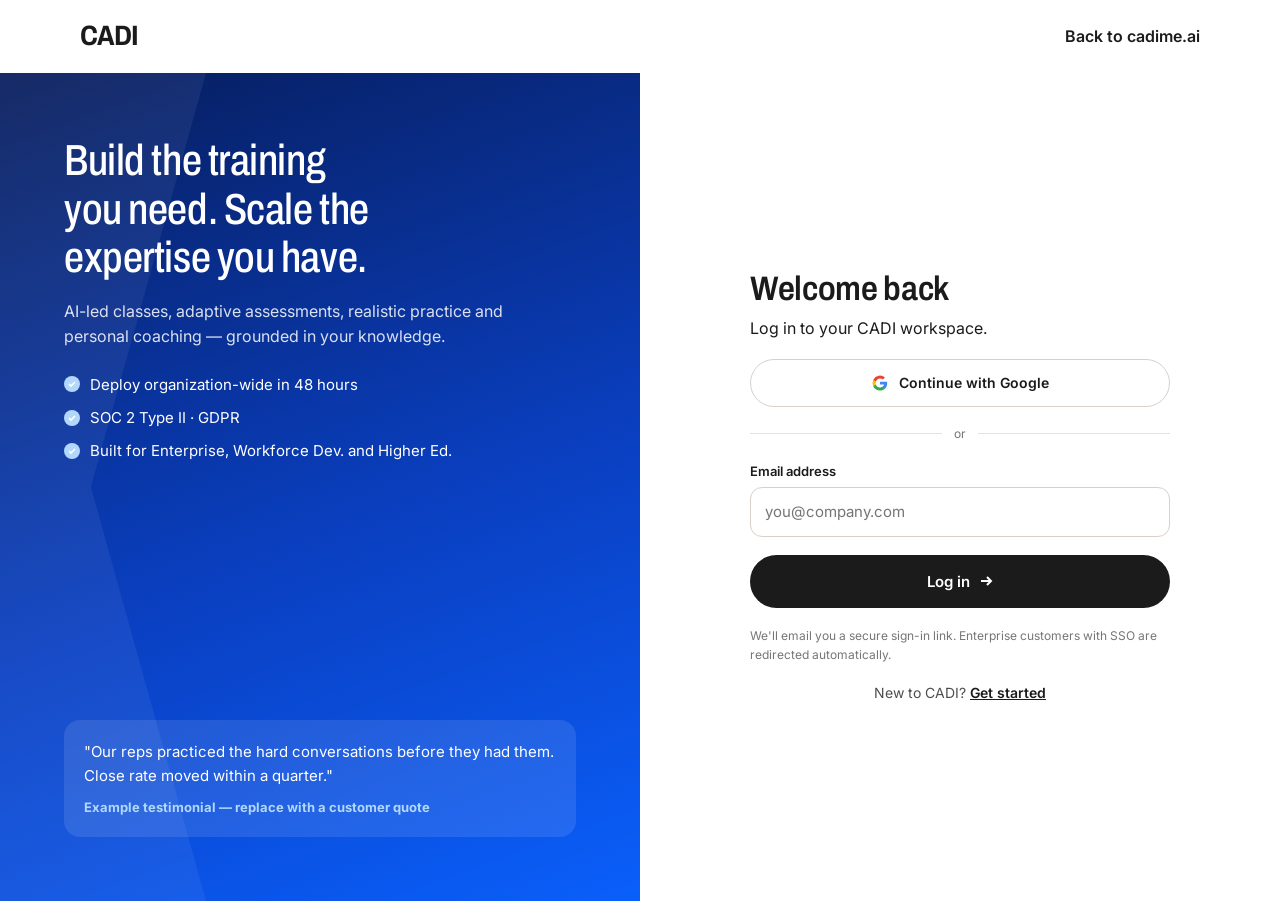
<file: login.html>
<!doctype html>
<html lang="en">
<head>
<meta charset="utf-8">
<meta name="viewport" content="width=device-width, initial-scale=1, viewport-fit=cover">
<title>Log in | CADI</title>
<meta name="description" content="Log in — CADI">
<link rel="preconnect" href="https://fonts.googleapis.com">
<link rel="stylesheet" href="https://fonts.googleapis.com/css2?family=Inter:wght@400;500;600;700&family=Archivo:wdth,wght@75..100,500..700&display=swap">
<link rel="stylesheet" href="styles.css">
</head>
<body>
<header class="header"><div class="wrap" style="grid-template-columns:auto 1fr auto"><a class="logo" href="./" aria-label="CADI home">CADI</a><span></span><a class="link" href="./">Back to cadime.ai</a></div></header>
<main>

<section class="auth" style="padding:0">
  <div class="auth-panel">
    <div><h2>Build the training you need. Scale the expertise you have.</h2><p>AI-led classes, adaptive assessments, realistic practice and personal coaching — grounded in your knowledge.</p>
      <ul><li><svg viewBox="0 0 16 16" fill="currentColor"><circle cx="8" cy="8" r="8"/><path d="m5 8 2 2 4-4" stroke="#fff" stroke-width="1.6" fill="none"/></svg>Deploy organization-wide in 48 hours</li><li><svg viewBox="0 0 16 16" fill="currentColor"><circle cx="8" cy="8" r="8"/><path d="m5 8 2 2 4-4" stroke="#fff" stroke-width="1.6" fill="none"/></svg>SOC 2 Type II · GDPR</li><li><svg viewBox="0 0 16 16" fill="currentColor"><circle cx="8" cy="8" r="8"/><path d="m5 8 2 2 4-4" stroke="#fff" stroke-width="1.6" fill="none"/></svg>Built for Enterprise, Workforce Dev. and Higher Ed.</li></ul></div>
    <div class="quote">"Our reps practiced the hard conversations before they had them. Close rate moved within a quarter."<b>Example testimonial — replace with a customer quote</b></div>
  </div>
  <div class="auth-form">
    <form class="auth-card" id="authForm">
      <div><h1>Welcome back</h1><p style="margin-top:8px">Log in to your CADI workspace.</p></div>
      <a class="btn-sso" href="#"><svg viewBox="0 0 24 24"><path fill="#4285F4" d="M21.6 12.2c0-.7-.1-1.4-.2-2H12v3.8h5.4a4.6 4.6 0 0 1-2 3v2.5h3.2c1.9-1.7 3-4.3 3-7.3z"/><path fill="#34A853" d="M12 22c2.7 0 5-.9 6.6-2.4l-3.2-2.5c-.9.6-2 1-3.4 1-2.6 0-4.8-1.8-5.6-4.1H3.1v2.6A10 10 0 0 0 12 22z"/><path fill="#FBBC05" d="M6.4 13.9a6 6 0 0 1 0-3.8V7.5H3.1a10 10 0 0 0 0 9z"/><path fill="#EA4335" d="M12 5.9c1.5 0 2.8.5 3.8 1.5l2.8-2.8A10 10 0 0 0 3.1 7.5l3.3 2.6C7.2 7.7 9.4 5.9 12 5.9z"/></svg>Continue with Google</a>
      <div class="divider">or</div>
      <div class="field"><label for="email">Email address</label><input id="email" type="email" autocomplete="email" placeholder="you@company.com" required></div>
      <button class="btn btn-primary" type="submit">Log in <svg class="arrow" viewBox="0 0 16 16" fill="none" stroke="currentColor" stroke-width="2"><path d="M3 8h10M9 4l4 4-4 4"/></svg></button>
      <p class="fine">We'll email you a secure sign-in link. Enterprise customers with SSO are redirected automatically.</p>
      <p class="alt">New to CADI? <a href="get-started.html">Get started</a></p>
    </form>
  </div>
</section>
</main>

<script>
(function(){
  var h=document.querySelector('.header');addEventListener('scroll',function(){h.classList.toggle('scrolled',scrollY>8)},{passive:true});
  var mb=document.getElementById('menuBtn'),nav=document.getElementById('nav');mb&&mb.addEventListener('click',function(){var o=nav.classList.toggle('open');mb.setAttribute('aria-expanded',o)});
  document.querySelectorAll('form').forEach(function(f){f.addEventListener('submit',function(e){e.preventDefault();var b=f.querySelector('button[type=submit]');b.textContent='Sent';b.disabled=true})});
  
})();
</script>
</body>
</html>
</file>
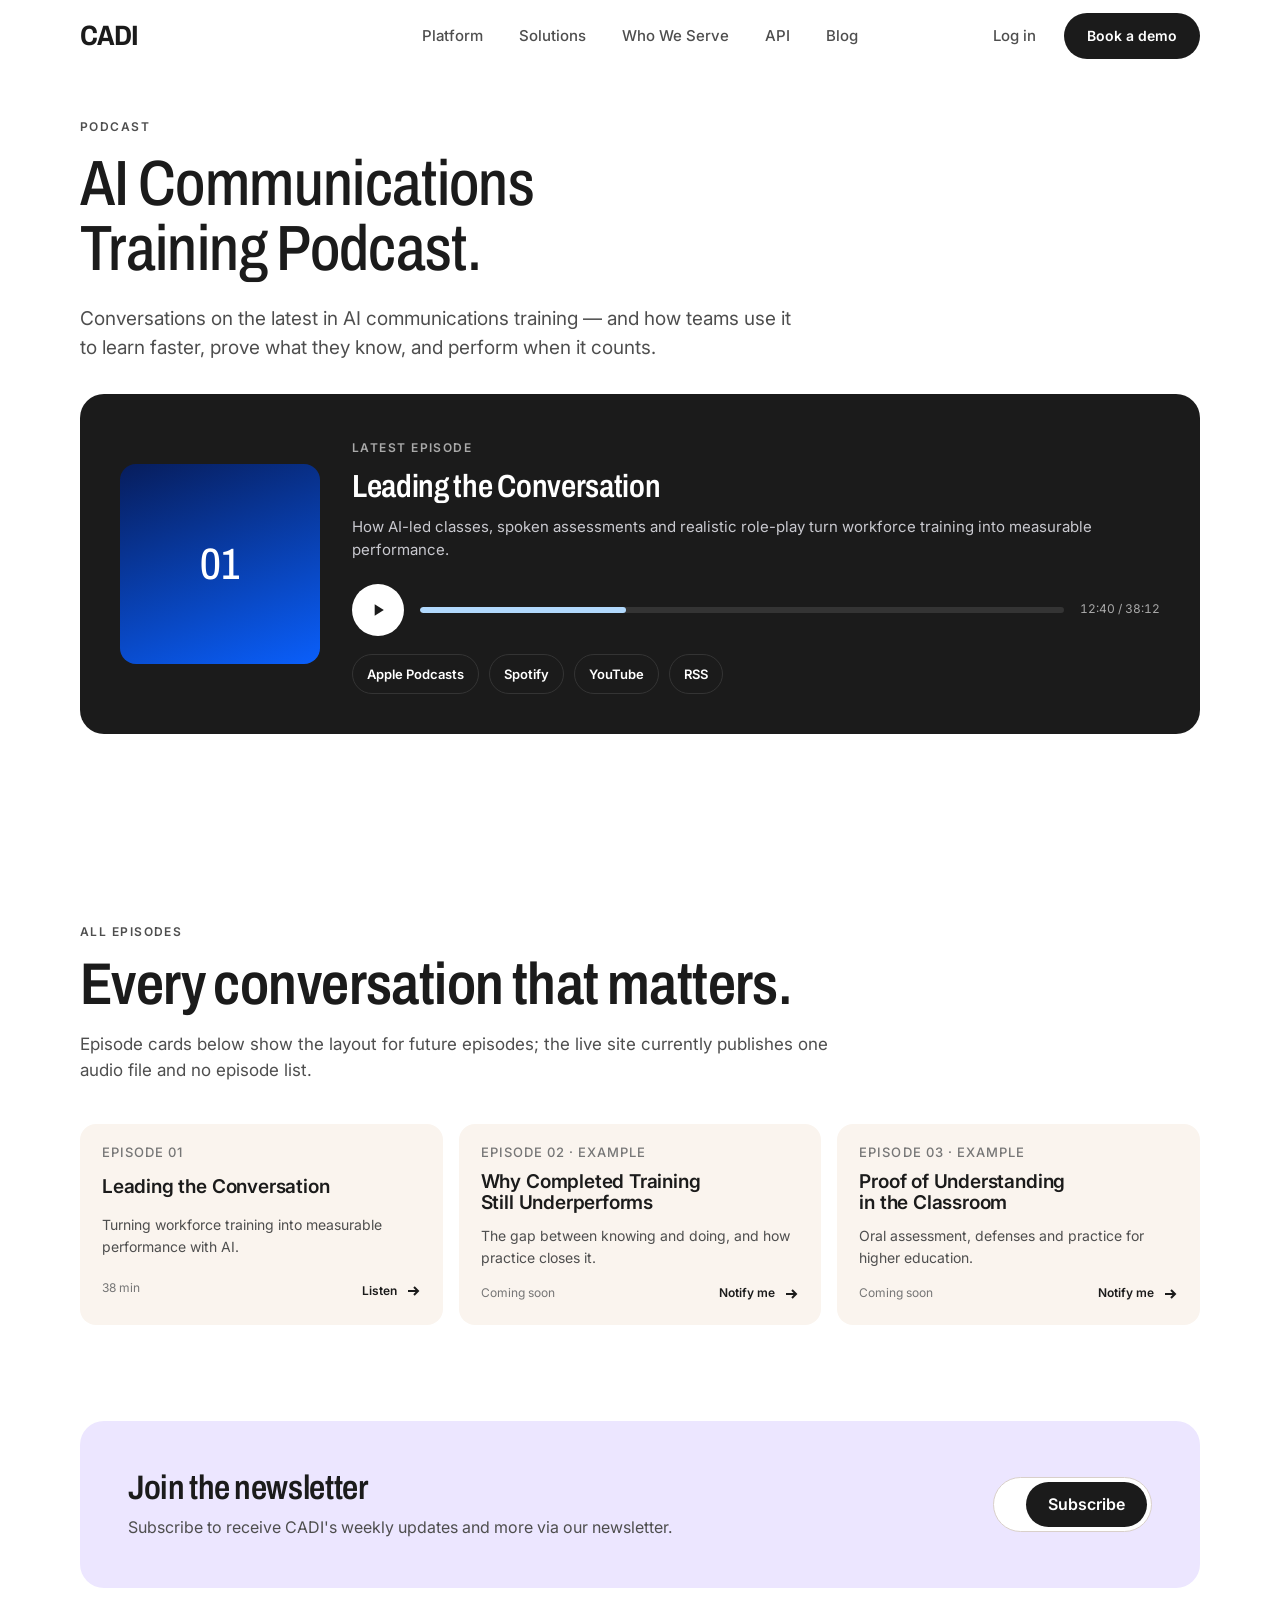
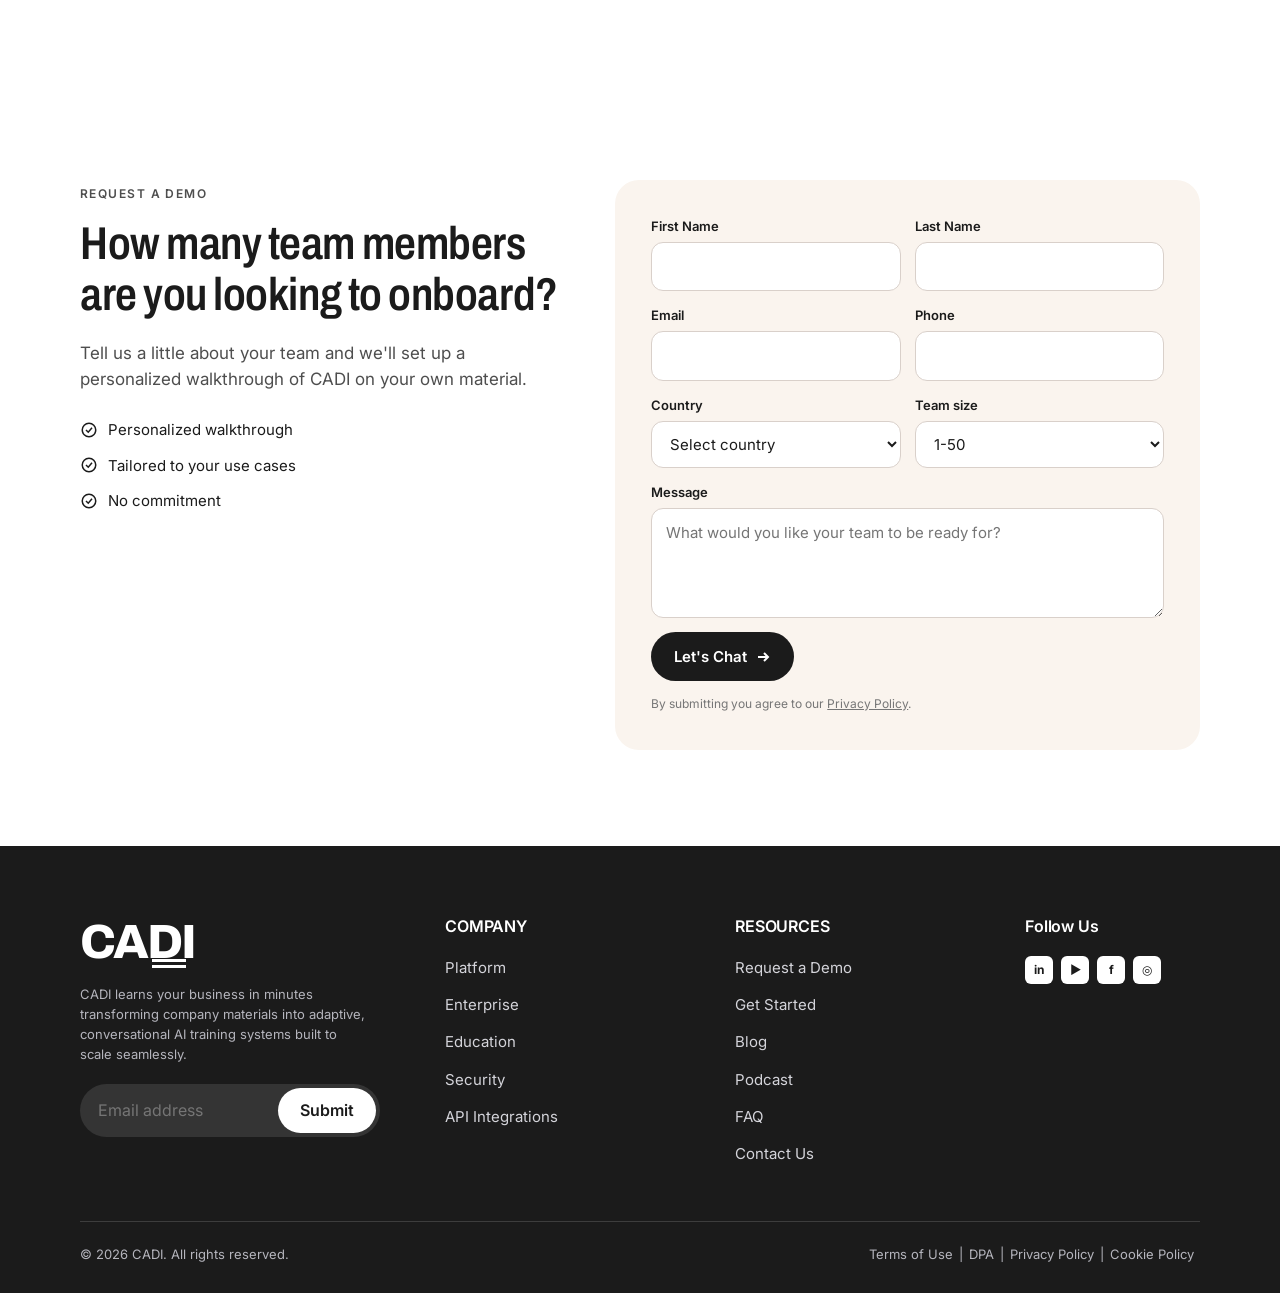
<file: podcast.html>
<!doctype html>
<html lang="en">
<head>
<meta charset="utf-8">
<meta name="viewport" content="width=device-width, initial-scale=1, viewport-fit=cover">
<title>Podcast | CADI</title>
<meta name="description" content="Listen to the CADI Podcast on AI communications training.">
<link rel="preconnect" href="https://fonts.googleapis.com">
<link rel="stylesheet" href="https://fonts.googleapis.com/css2?family=Inter:wght@400;500;600;700&family=Archivo:wdth,wght@75..100,500..700&display=swap">
<link rel="stylesheet" href="styles.css">
</head>
<body>
<!-- 1. HEADER -->
<header class="header" id="top">
  <div class="wrap">
    <a class="logo" href="./" aria-label="CADI home">CADI</a>
    <nav class="nav" id="nav" aria-label="Primary">
      <a href="./#loop">Platform</a>
      <a href="./#across">Solutions</a>
      <a href="./#environments">Who We Serve</a>
      <a href="integrations.html">API</a>
      <a href="blog.html">Blog</a>
    </nav>
    <div class="header-cta">
      <a class="login" href="login.html">Log in</a>
      <a class="btn btn-primary" href="contact.html">Book a demo</a>
      <button class="menu-btn" id="menuBtn" aria-label="Open menu" aria-expanded="false" aria-controls="nav"><span></span><span></span><span></span></button>
    </div>
  </div>
</header>
<main>

<section class="page-hero">
  <div class="wrap">
    <span class="eyebrow">Podcast</span>
    <h1>AI Communications Training Podcast.</h1>
    <p class="lede">Conversations on the latest in AI communications training — and how teams use it to learn faster, prove what they know, and perform when it counts.</p>
  </div>
</section>
<section style="padding-top:8px">
  <div class="wrap">
    <div class="player" aria-label="Featured episode">
      <div class="art" aria-hidden="true">01</div>
      <div>
        <span class="eyebrow">Latest episode</span>
        <h3>Leading the Conversation</h3>
        <p>How AI-led classes, spoken assessments and realistic role-play turn workforce training into measurable performance.</p>
        <div class="ctl">
          <button class="play" aria-label="Play episode"><svg viewBox="0 0 24 24" fill="currentColor"><path d="M8 5v14l11-7z"/></svg></button>
          <div class="track"><i></i></div>
          <span class="time">12:40 / 38:12</span>
        </div>
        <div class="platforms">
          <a href="#">Apple Podcasts</a><a href="#">Spotify</a><a href="#">YouTube</a><a href="#">RSS</a>
        </div>
      </div>
    </div>
  </div>
</section>
<section>
  <div class="wrap">
    <div class="section-head"><span class="eyebrow">All episodes</span><h2>Every conversation that matters.</h2><p>Episode cards below show the layout for future episodes; the live site currently publishes one audio file and no episode list.</p></div>
    <div class="episodes">
      <article class="ep"><span class="n">Episode 01</span><h3>Leading the Conversation</h3><p>Turning workforce training into measurable performance with AI.</p><div class="meta"><span>38 min</span><a class="link" href="#">Listen <svg class="arrow" viewBox="0 0 16 16" fill="none" stroke="currentColor" stroke-width="2"><path d="M3 8h10M9 4l4 4-4 4"/></svg></a></div></article>
      <article class="ep"><span class="n">Episode 02 · Example</span><h3>Why Completed Training Still Underperforms</h3><p>The gap between knowing and doing, and how practice closes it.</p><div class="meta"><span>Coming soon</span><a class="link" href="#">Notify me <svg class="arrow" viewBox="0 0 16 16" fill="none" stroke="currentColor" stroke-width="2"><path d="M3 8h10M9 4l4 4-4 4"/></svg></a></div></article>
      <article class="ep"><span class="n">Episode 03 · Example</span><h3>Proof of Understanding in the Classroom</h3><p>Oral assessment, defenses and practice for higher education.</p><div class="meta"><span>Coming soon</span><a class="link" href="#">Notify me <svg class="arrow" viewBox="0 0 16 16" fill="none" stroke="currentColor" stroke-width="2"><path d="M3 8h10M9 4l4 4-4 4"/></svg></a></div></article>
    </div>
  </div>
</section>

<section class="news-section" style="padding-top:0">
  <div class="wrap">
    <div class="newsletter">
      <div><h3>Join the newsletter</h3><p>Subscribe to receive CADI's weekly updates and more via our newsletter.</p></div>
      <form class="sub" id="newsForm" aria-label="Subscribe"><input type="email" id="newsEmail" placeholder="Email address" aria-label="Email address" required><button type="submit">Subscribe</button></form>
    </div>
  </div>
</section>

<section id="contact" class="contact-section">
  <div class="wrap contact">
    <div class="contact-copy">
      <span class="eyebrow">Request a demo</span>
      <h2 style="margin-top:14px">How many team members are you looking to onboard?</h2>
      <p>Tell us a little about your team and we'll set up a personalized walkthrough of CADI on your own material.</p>
      <ul>
        <li><svg viewBox="0 0 24 24" fill="none" stroke="currentColor" stroke-width="2"><circle cx="12" cy="12" r="9"/><path d="m8 12 3 3 5-6"/></svg>Personalized walkthrough</li>
        <li><svg viewBox="0 0 24 24" fill="none" stroke="currentColor" stroke-width="2"><circle cx="12" cy="12" r="9"/><path d="m8 12 3 3 5-6"/></svg>Tailored to your use cases</li>
        <li><svg viewBox="0 0 24 24" fill="none" stroke="currentColor" stroke-width="2"><circle cx="12" cy="12" r="9"/><path d="m8 12 3 3 5-6"/></svg>No commitment</li>
      </ul>
    </div>
    <form class="form" id="demoForm" aria-label="Request a demo">
      <div class="field"><label for="fn">First Name</label><input id="fn" name="firstName" autocomplete="given-name" required></div>
      <div class="field"><label for="ln">Last Name</label><input id="ln" name="lastName" autocomplete="family-name" required></div>
      <div class="field"><label for="em">Email</label><input id="em" type="email" name="email" autocomplete="email" required></div>
      <div class="field"><label for="ph">Phone</label><input id="ph" type="tel" name="phone" autocomplete="tel"></div>
      <div class="field"><label for="co">Country</label><select id="co" name="country"><option value="">Select country</option><option>United States</option><option>United Kingdom</option><option>India</option><option>Canada</option><option>Australia</option><option>Other</option></select></div>
      <div class="field"><label for="ts">Team size</label><select id="ts" name="teamSize"><option>1-50</option><option>51-200</option><option>201-500</option><option>500+</option></select></div>
      <div class="field full"><label for="msg">Message</label><textarea id="msg" name="message" placeholder="What would you like your team to be ready for?"></textarea></div>
      <button class="btn btn-primary full" type="submit" style="justify-self:start">Let's Chat <svg class="arrow" viewBox="0 0 16 16" fill="none" stroke="currentColor" stroke-width="2"><path d="M3 8h10M9 4l4 4-4 4"/></svg></button>
      <p class="note full">By submitting you agree to our <a href="privacy-policy.html" style="text-decoration:underline">Privacy Policy</a>.</p>
    </form>
  </div>
</section>
</main>
<!-- 12. FOOTER -->
<footer class="footer">
  <div class="wrap">
    <div class="foot-grid">
      <div>
        <span class="foot-logo">CADI</span>
        <p>CADI learns your business in minutes transforming company materials into adaptive, conversational AI training systems built to scale seamlessly.</p>
        <form class="sub" id="subscribe" aria-label="Subscribe">
          <input type="email" id="subEmail" placeholder="Email address" aria-label="Email address" required>
          <button type="submit">Submit</button>
        </form>
      </div>
      <div>
        <h4>COMPANY</h4>
        <ul><li><a href="./#loop">Platform</a></li><li><a href="./#across">Enterprise</a></li><li><a href="./#across">Education</a></li><li><a href="security.html">Security</a></li><li><a href="integrations.html">API Integrations</a></li></ul>
      </div>
      <div>
        <h4>RESOURCES</h4>
        <ul><li><a href="contact.html">Request a Demo</a></li><li><a href="get-started.html">Get Started</a></li><li><a href="blog.html">Blog</a></li><li><a href="podcast.html">Podcast</a></li><li><a href="./#faq">FAQ</a></li><li><a href="contact.html">Contact Us</a></li></ul>
      </div>
      <div>
        <h4>Follow Us</h4>
        <div class="social"><a href="#" aria-label="LinkedIn">in</a><a href="#" aria-label="YouTube">▶</a><a href="#" aria-label="Facebook">f</a><a href="#" aria-label="Instagram">◎</a></div>
      </div>
    </div>
    <div class="foot-bottom">
      <span>© 2026 CADI. All rights reserved.</span>
      <span><a href="terms-of-use.html">Terms of Use</a>|<a href="data-processing-agreement.html">DPA</a>|<a href="privacy-policy.html">Privacy Policy</a>|<a href="cookie-policy.html">Cookie Policy</a></span>
    </div>
  </div>
</footer>
<script>
(function(){
  var h=document.querySelector('.header');addEventListener('scroll',function(){h.classList.toggle('scrolled',scrollY>8)},{passive:true});
  var mb=document.getElementById('menuBtn'),nav=document.getElementById('nav');mb.addEventListener('click',function(){var o=nav.classList.toggle('open');mb.setAttribute('aria-expanded',o)});
  document.querySelectorAll('form').forEach(function(f){f.addEventListener('submit',function(e){e.preventDefault();var b=f.querySelector('button[type=submit]');b.textContent='Sent';b.disabled=true})});
  
})();
</script>
</body>
</html>
</file>
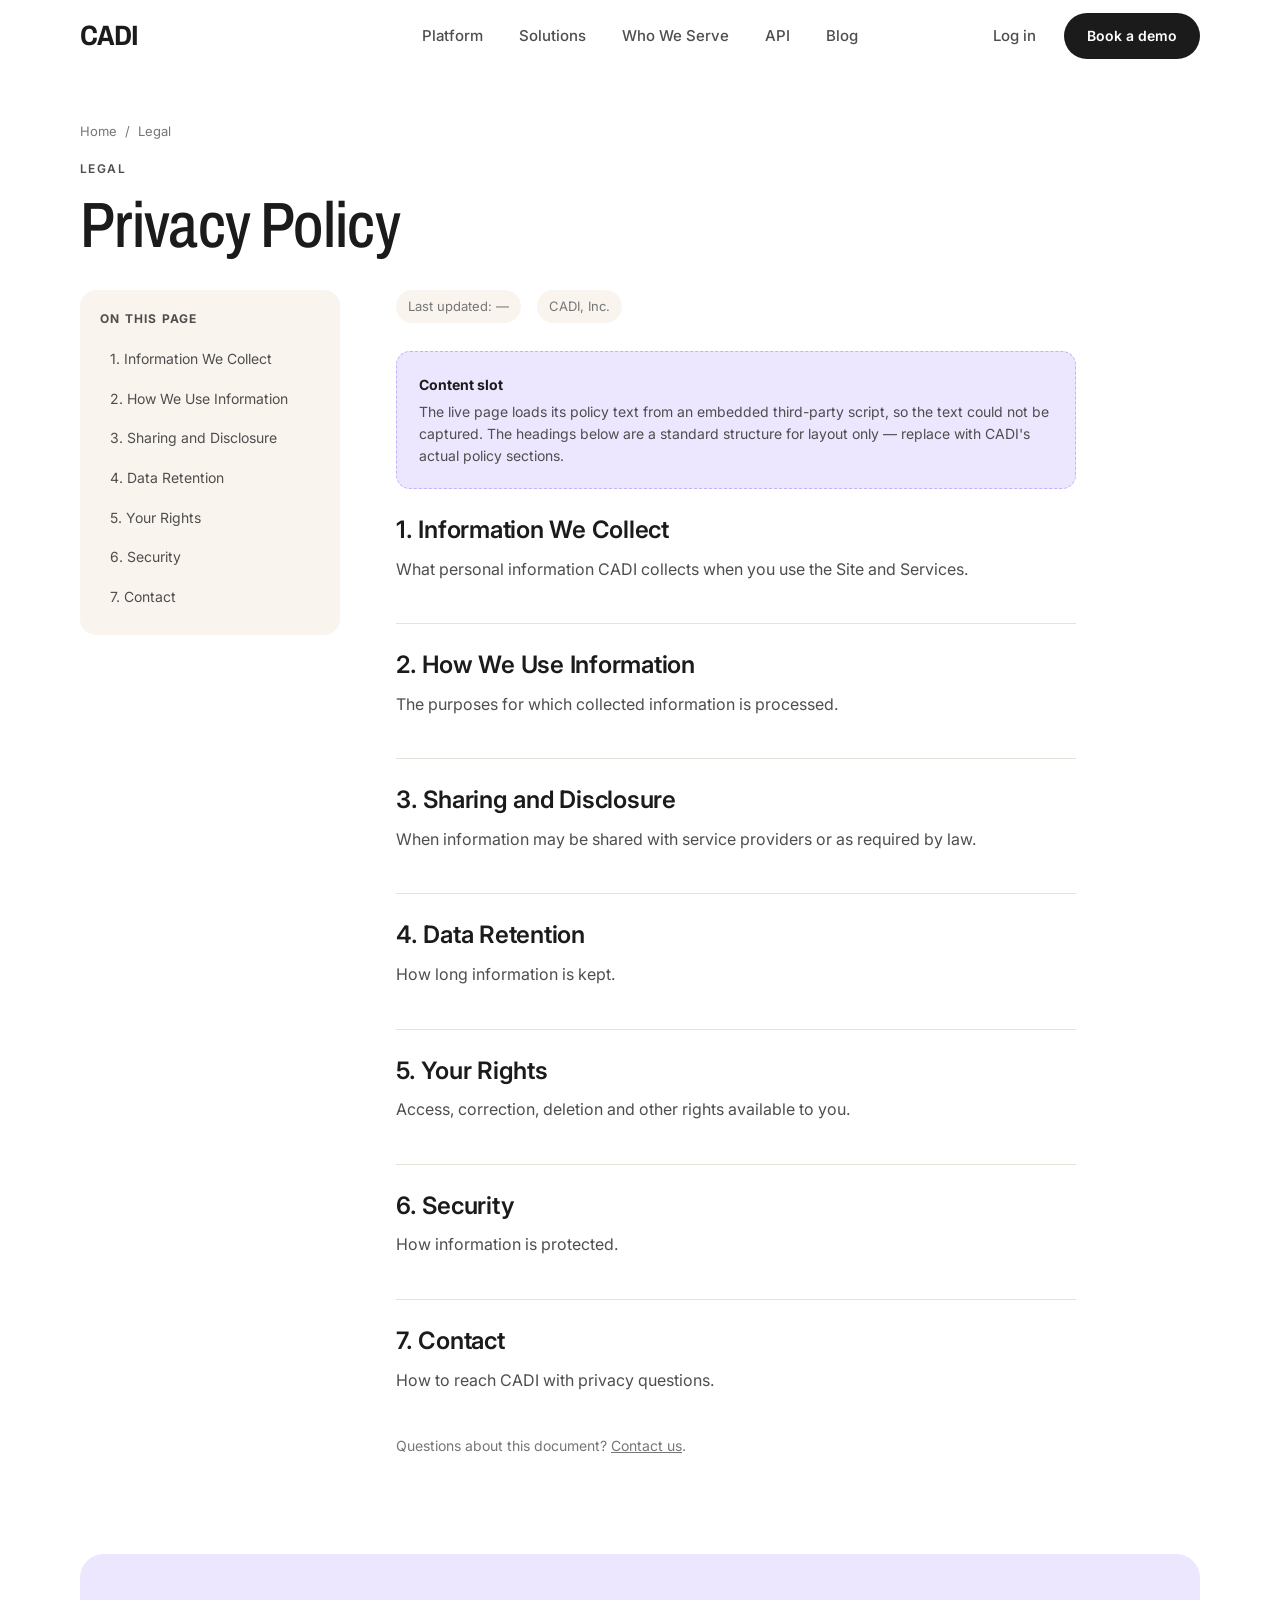
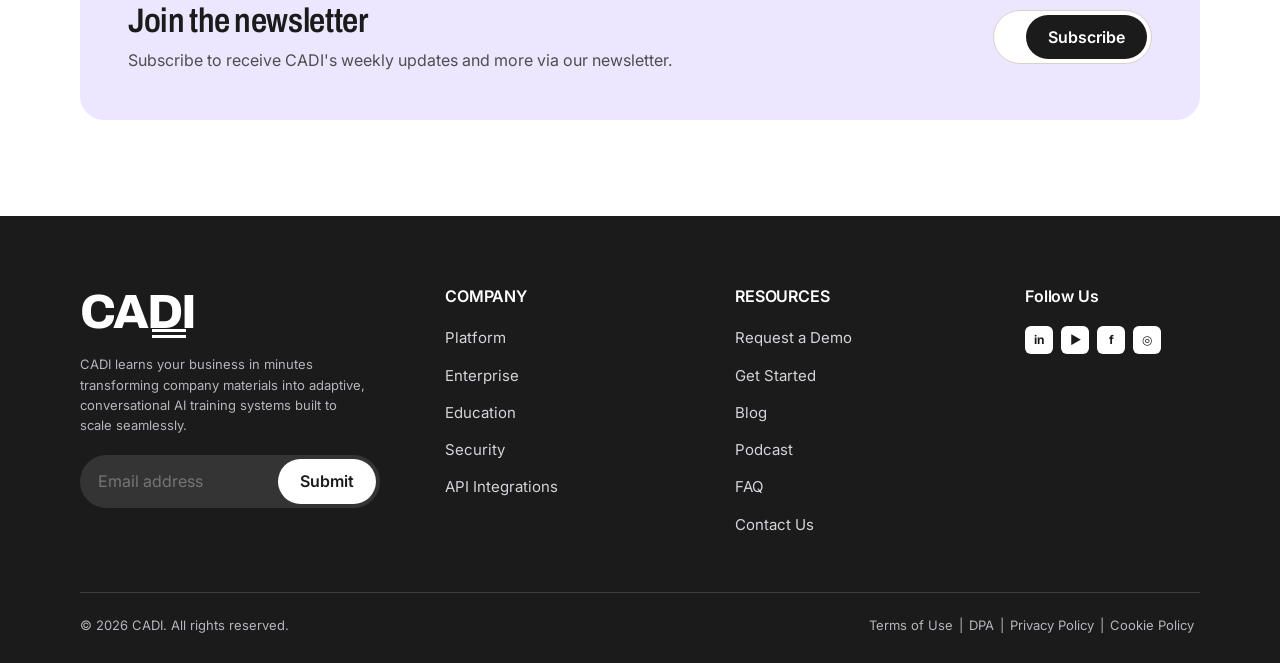
<file: privacy-policy.html>
<!doctype html>
<html lang="en">
<head>
<meta charset="utf-8">
<meta name="viewport" content="width=device-width, initial-scale=1, viewport-fit=cover">
<title>Privacy Policy | CADI</title>
<meta name="description" content="CADI Privacy Policy.">
<link rel="preconnect" href="https://fonts.googleapis.com">
<link rel="stylesheet" href="https://fonts.googleapis.com/css2?family=Inter:wght@400;500;600;700&family=Archivo:wdth,wght@75..100,500..700&display=swap">
<link rel="stylesheet" href="styles.css">
</head>
<body>
<!-- 1. HEADER -->
<header class="header" id="top">
  <div class="wrap">
    <a class="logo" href="./" aria-label="CADI home">CADI</a>
    <nav class="nav" id="nav" aria-label="Primary">
      <a href="./#loop">Platform</a>
      <a href="./#across">Solutions</a>
      <a href="./#environments">Who We Serve</a>
      <a href="integrations.html">API</a>
      <a href="blog.html">Blog</a>
    </nav>
    <div class="header-cta">
      <a class="login" href="login.html">Log in</a>
      <a class="btn btn-primary" href="contact.html">Book a demo</a>
      <button class="menu-btn" id="menuBtn" aria-label="Open menu" aria-expanded="false" aria-controls="nav"><span></span><span></span><span></span></button>
    </div>
  </div>
</header>
<main>

<section class="page-hero" style="padding-bottom:8px">
  <div class="wrap">
    <div class="breadcrumb"><a href="./">Home</a><span>/</span><span>Legal</span></div>
    <span class="eyebrow">Legal</span>
    <h1>Privacy Policy</h1>
  </div>
</section>
<section style="padding-top:24px">
  <div class="wrap legal">
    <nav class="toc" aria-label="On this page"><b>On this page</b><a href="#s1">1. Information We Collect</a><a href="#s2">2. How We Use Information</a><a href="#s3">3. Sharing and Disclosure</a><a href="#s4">4. Data Retention</a><a href="#s5">5. Your Rights</a><a href="#s6">6. Security</a><a href="#s7">7. Contact</a></nav>
    <article class="prose">
      <div class="meta"><span>Last updated: —</span><span>CADI, Inc.</span></div>
      <div class="slot" style="margin-bottom:28px"><b>Content slot</b>The live page loads its policy text from an embedded third-party script, so the text could not be captured. The headings below are a standard structure for layout only — replace with CADI's actual policy sections.</div><h2 id="s1">1. Information We Collect</h2><p>What personal information CADI collects when you use the Site and Services.</p><h2 id="s2">2. How We Use Information</h2><p>The purposes for which collected information is processed.</p><h2 id="s3">3. Sharing and Disclosure</h2><p>When information may be shared with service providers or as required by law.</p><h2 id="s4">4. Data Retention</h2><p>How long information is kept.</p><h2 id="s5">5. Your Rights</h2><p>Access, correction, deletion and other rights available to you.</p><h2 id="s6">6. Security</h2><p>How information is protected.</p><h2 id="s7">7. Contact</h2><p>How to reach CADI with privacy questions.</p>
      <p style="margin-top:40px;font-size:14px;color:var(--muted)">Questions about this document? <a href="contact.html" style="text-decoration:underline">Contact us</a>.</p>
    </article>
  </div>
</section>

<section class="news-section" style="padding-top:0">
  <div class="wrap">
    <div class="newsletter">
      <div><h3>Join the newsletter</h3><p>Subscribe to receive CADI's weekly updates and more via our newsletter.</p></div>
      <form class="sub" id="newsForm" aria-label="Subscribe"><input type="email" id="newsEmail" placeholder="Email address" aria-label="Email address" required><button type="submit">Subscribe</button></form>
    </div>
  </div>
</section>
</main>
<!-- 12. FOOTER -->
<footer class="footer">
  <div class="wrap">
    <div class="foot-grid">
      <div>
        <span class="foot-logo">CADI</span>
        <p>CADI learns your business in minutes transforming company materials into adaptive, conversational AI training systems built to scale seamlessly.</p>
        <form class="sub" id="subscribe" aria-label="Subscribe">
          <input type="email" id="subEmail" placeholder="Email address" aria-label="Email address" required>
          <button type="submit">Submit</button>
        </form>
      </div>
      <div>
        <h4>COMPANY</h4>
        <ul><li><a href="./#loop">Platform</a></li><li><a href="./#across">Enterprise</a></li><li><a href="./#across">Education</a></li><li><a href="security.html">Security</a></li><li><a href="integrations.html">API Integrations</a></li></ul>
      </div>
      <div>
        <h4>RESOURCES</h4>
        <ul><li><a href="contact.html">Request a Demo</a></li><li><a href="get-started.html">Get Started</a></li><li><a href="blog.html">Blog</a></li><li><a href="podcast.html">Podcast</a></li><li><a href="./#faq">FAQ</a></li><li><a href="contact.html">Contact Us</a></li></ul>
      </div>
      <div>
        <h4>Follow Us</h4>
        <div class="social"><a href="#" aria-label="LinkedIn">in</a><a href="#" aria-label="YouTube">▶</a><a href="#" aria-label="Facebook">f</a><a href="#" aria-label="Instagram">◎</a></div>
      </div>
    </div>
    <div class="foot-bottom">
      <span>© 2026 CADI. All rights reserved.</span>
      <span><a href="terms-of-use.html">Terms of Use</a>|<a href="data-processing-agreement.html">DPA</a>|<a href="privacy-policy.html">Privacy Policy</a>|<a href="cookie-policy.html">Cookie Policy</a></span>
    </div>
  </div>
</footer>
<script>
(function(){
  var h=document.querySelector('.header');addEventListener('scroll',function(){h.classList.toggle('scrolled',scrollY>8)},{passive:true});
  var mb=document.getElementById('menuBtn'),nav=document.getElementById('nav');mb.addEventListener('click',function(){var o=nav.classList.toggle('open');mb.setAttribute('aria-expanded',o)});
  document.querySelectorAll('form').forEach(function(f){f.addEventListener('submit',function(e){e.preventDefault();var b=f.querySelector('button[type=submit]');b.textContent='Sent';b.disabled=true})});
  
})();
</script>
</body>
</html>
</file>
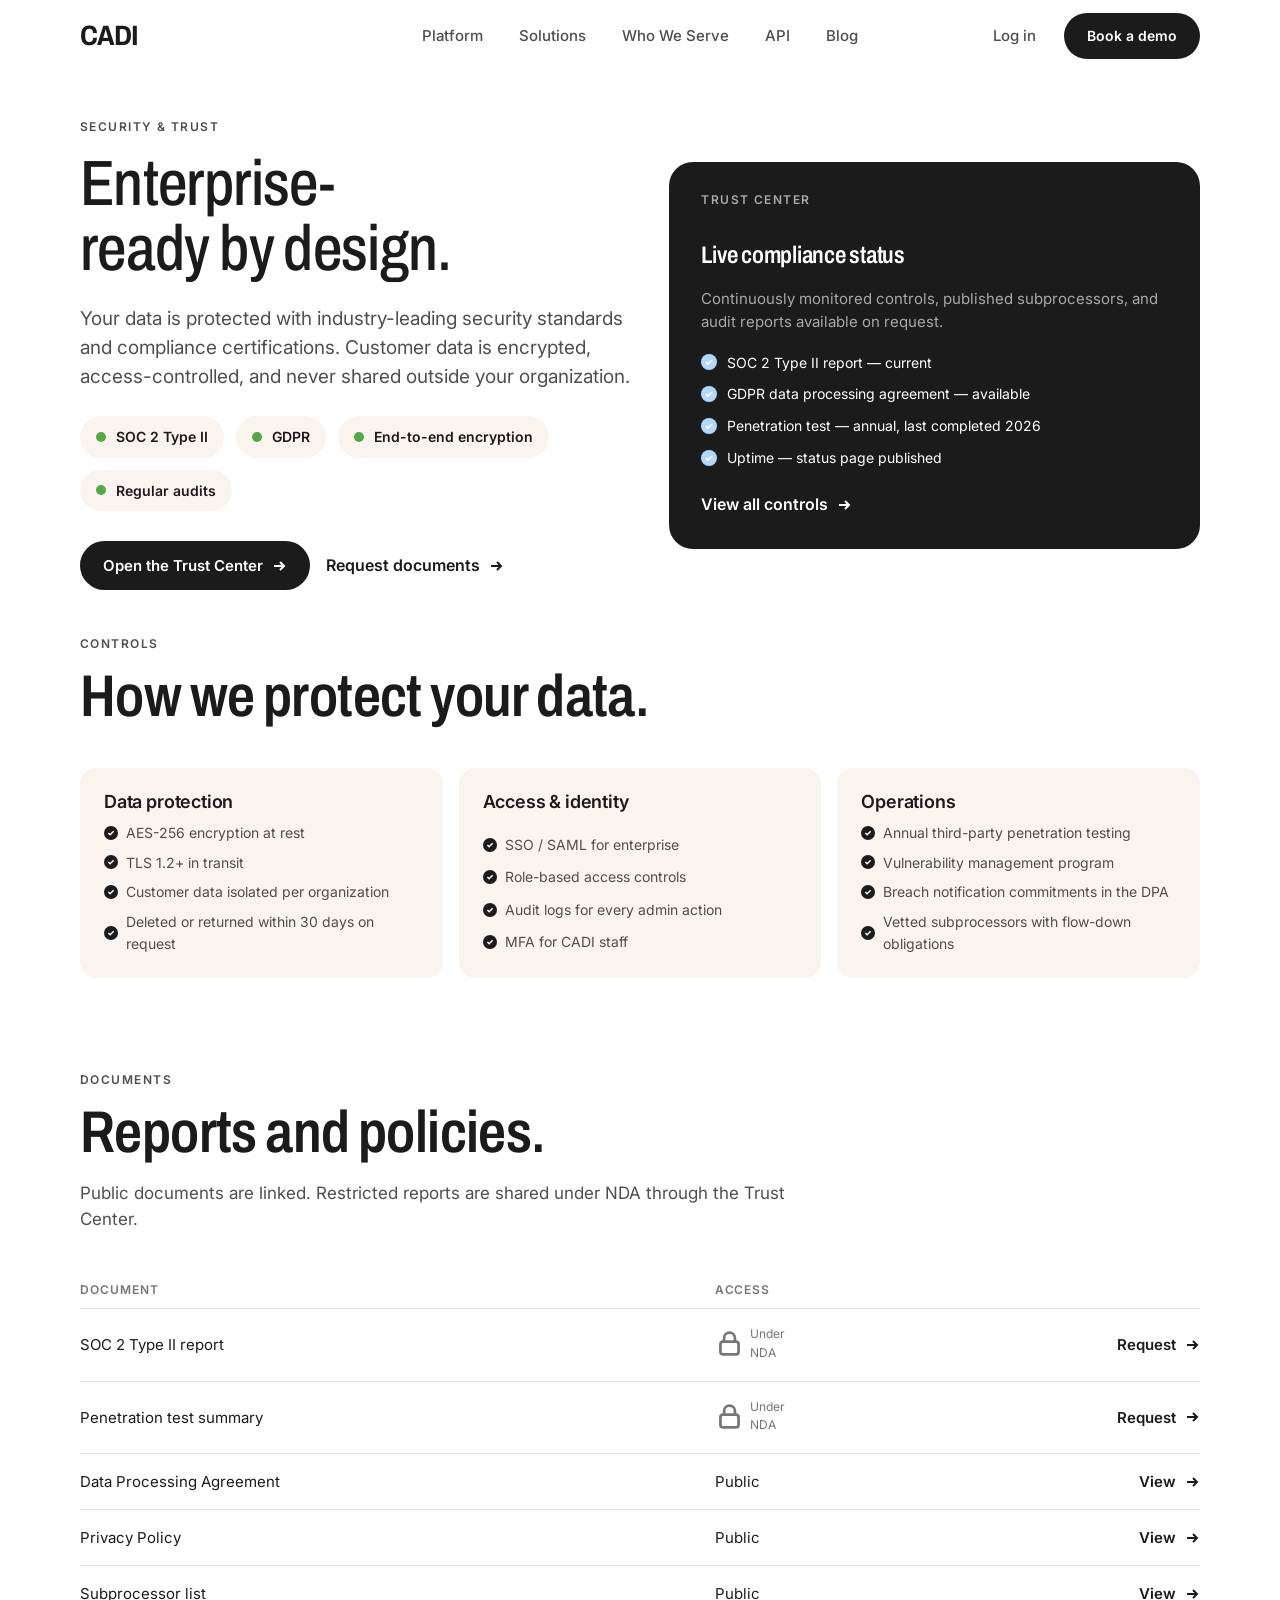
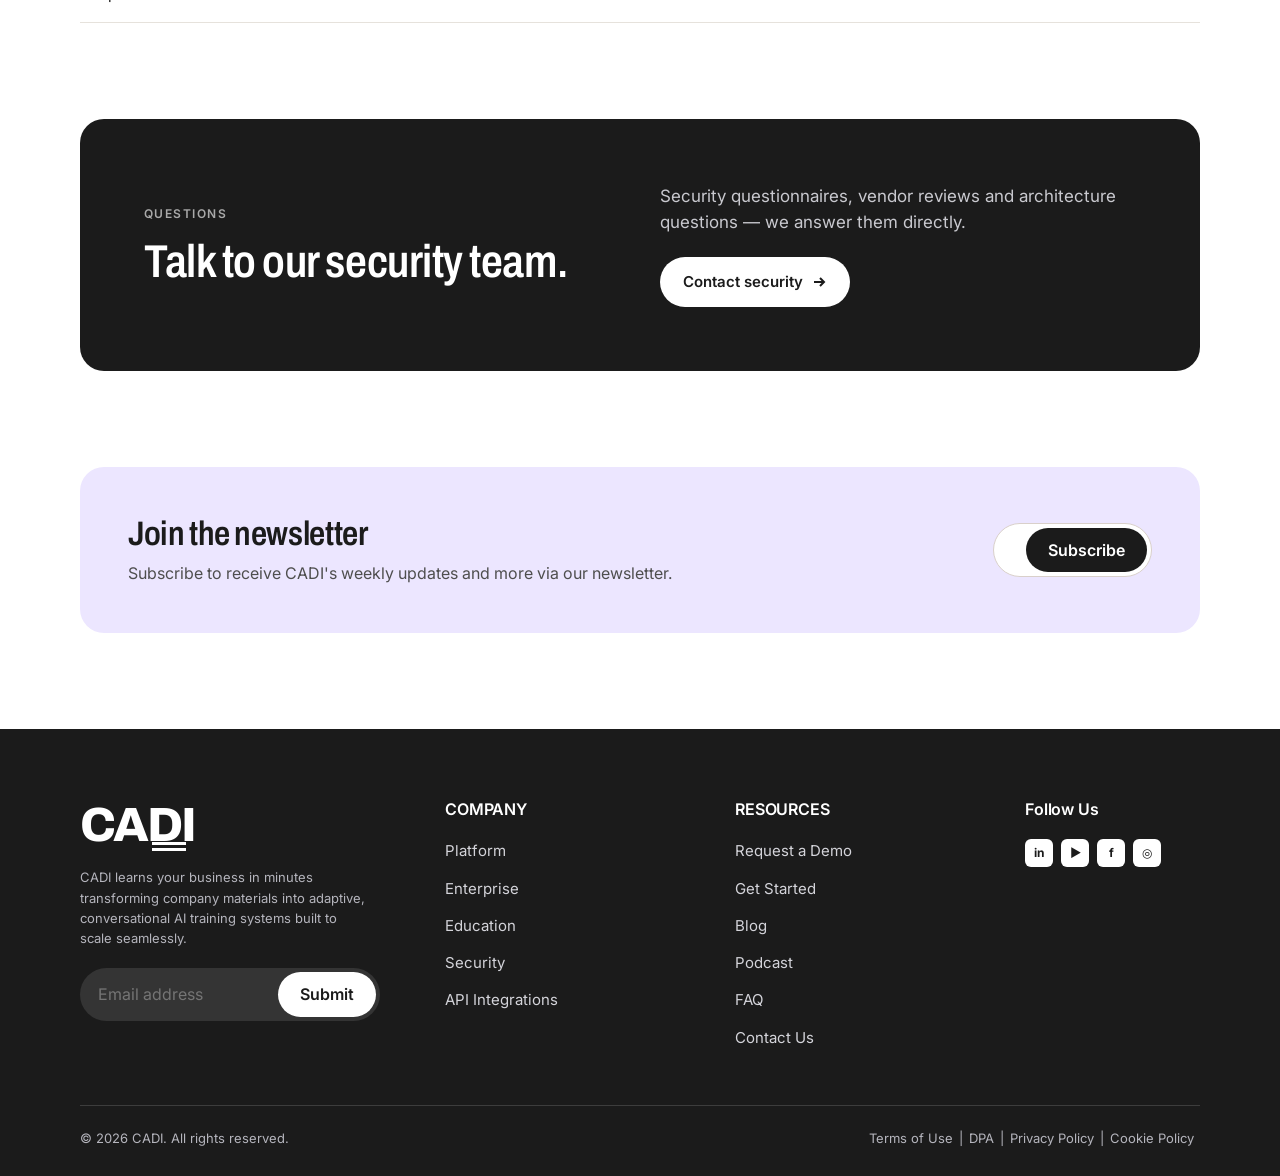
<file: security.html>
<!doctype html>
<html lang="en">
<head>
<meta charset="utf-8">
<meta name="viewport" content="width=device-width, initial-scale=1, viewport-fit=cover">
<title>Security & Trust | CADI</title>
<meta name="description" content="How CADI protects your data — SOC 2 Type II, GDPR, encryption and controls.">
<link rel="preconnect" href="https://fonts.googleapis.com">
<link rel="stylesheet" href="https://fonts.googleapis.com/css2?family=Inter:wght@400;500;600;700&family=Archivo:wdth,wght@75..100,500..700&display=swap">
<link rel="stylesheet" href="styles.css">
</head>
<body>
<!-- 1. HEADER -->
<header class="header" id="top">
  <div class="wrap">
    <a class="logo" href="./" aria-label="CADI home">CADI</a>
    <nav class="nav" id="nav" aria-label="Primary">
      <a href="./#loop">Platform</a>
      <a href="./#across">Solutions</a>
      <a href="./#environments">Who We Serve</a>
      <a href="integrations.html">API</a>
      <a href="blog.html">Blog</a>
    </nav>
    <div class="header-cta">
      <a class="login" href="login.html">Log in</a>
      <a class="btn btn-primary" href="contact.html">Book a demo</a>
      <button class="menu-btn" id="menuBtn" aria-label="Open menu" aria-expanded="false" aria-controls="nav"><span></span><span></span><span></span></button>
    </div>
  </div>
</header>
<main>

<section class="page-hero">
  <div class="wrap hero-split">
    <div>
      <span class="eyebrow">Security &amp; Trust</span>
      <h1>Enterprise-ready by design.</h1>
      <p class="lede">Your data is protected with industry-leading security standards and compliance certifications. Customer data is encrypted, access-controlled, and never shared outside your organization.</p>
      <div class="badges"><span class="badge"><i></i>SOC 2 Type II</span><span class="badge"><i></i>GDPR</span><span class="badge"><i></i>End-to-end encryption</span><span class="badge"><i></i>Regular audits</span></div>
      <div class="actions"><a class="btn btn-primary" href="https://trust.cadime.ai/" target="_blank" rel="noopener">Open the Trust Center <svg class="arrow" viewBox="0 0 16 16" fill="none" stroke="currentColor" stroke-width="2"><path d="M3 8h10M9 4l4 4-4 4"/></svg></a><a class="link" href="#documents">Request documents <svg class="arrow" viewBox="0 0 16 16" fill="none" stroke="currentColor" stroke-width="2"><path d="M3 8h10M9 4l4 4-4 4"/></svg></a></div>
    </div>
    <div class="sec dark" style="padding:32px">
      <span class="eyebrow" style="color:#a9a9a9">Trust Center</span>
      <h3 style="font-size:24px">Live compliance status</h3>
      <p>Continuously monitored controls, published subprocessors, and audit reports available on request.</p>
      <ul>
        <li><svg viewBox="0 0 16 16" fill="currentColor"><circle cx="8" cy="8" r="8"/><path d="m5 8 2 2 4-4" stroke="#fff" stroke-width="1.6" fill="none"/></svg>SOC 2 Type II report — current</li><li><svg viewBox="0 0 16 16" fill="currentColor"><circle cx="8" cy="8" r="8"/><path d="m5 8 2 2 4-4" stroke="#fff" stroke-width="1.6" fill="none"/></svg>GDPR data processing agreement — available</li><li><svg viewBox="0 0 16 16" fill="currentColor"><circle cx="8" cy="8" r="8"/><path d="m5 8 2 2 4-4" stroke="#fff" stroke-width="1.6" fill="none"/></svg>Penetration test — annual, last completed 2026</li><li><svg viewBox="0 0 16 16" fill="currentColor"><circle cx="8" cy="8" r="8"/><path d="m5 8 2 2 4-4" stroke="#fff" stroke-width="1.6" fill="none"/></svg>Uptime — status page published</li>
      </ul>
      <a class="link" href="https://trust.cadime.ai/" target="_blank" rel="noopener">View all controls <svg class="arrow" viewBox="0 0 16 16" fill="none" stroke="currentColor" stroke-width="2"><path d="M3 8h10M9 4l4 4-4 4"/></svg></a>
    </div>
  </div>
</section>
<section style="padding-top:24px">
  <div class="wrap">
    <div class="section-head"><span class="eyebrow">Controls</span><h2>How we protect your data.</h2></div>
    <div class="controls-grid">
      <div class="ctl-card"><h3>Data protection</h3><ul><li><svg viewBox="0 0 16 16" fill="currentColor"><circle cx="8" cy="8" r="8"/><path d="m5 8 2 2 4-4" stroke="#fff" stroke-width="1.6" fill="none"/></svg>AES-256 encryption at rest</li><li><svg viewBox="0 0 16 16" fill="currentColor"><circle cx="8" cy="8" r="8"/><path d="m5 8 2 2 4-4" stroke="#fff" stroke-width="1.6" fill="none"/></svg>TLS 1.2+ in transit</li><li><svg viewBox="0 0 16 16" fill="currentColor"><circle cx="8" cy="8" r="8"/><path d="m5 8 2 2 4-4" stroke="#fff" stroke-width="1.6" fill="none"/></svg>Customer data isolated per organization</li><li><svg viewBox="0 0 16 16" fill="currentColor"><circle cx="8" cy="8" r="8"/><path d="m5 8 2 2 4-4" stroke="#fff" stroke-width="1.6" fill="none"/></svg>Deleted or returned within 30 days on request</li></ul></div>
      <div class="ctl-card"><h3>Access &amp; identity</h3><ul><li><svg viewBox="0 0 16 16" fill="currentColor"><circle cx="8" cy="8" r="8"/><path d="m5 8 2 2 4-4" stroke="#fff" stroke-width="1.6" fill="none"/></svg>SSO / SAML for enterprise</li><li><svg viewBox="0 0 16 16" fill="currentColor"><circle cx="8" cy="8" r="8"/><path d="m5 8 2 2 4-4" stroke="#fff" stroke-width="1.6" fill="none"/></svg>Role-based access controls</li><li><svg viewBox="0 0 16 16" fill="currentColor"><circle cx="8" cy="8" r="8"/><path d="m5 8 2 2 4-4" stroke="#fff" stroke-width="1.6" fill="none"/></svg>Audit logs for every admin action</li><li><svg viewBox="0 0 16 16" fill="currentColor"><circle cx="8" cy="8" r="8"/><path d="m5 8 2 2 4-4" stroke="#fff" stroke-width="1.6" fill="none"/></svg>MFA for CADI staff</li></ul></div>
      <div class="ctl-card"><h3>Operations</h3><ul><li><svg viewBox="0 0 16 16" fill="currentColor"><circle cx="8" cy="8" r="8"/><path d="m5 8 2 2 4-4" stroke="#fff" stroke-width="1.6" fill="none"/></svg>Annual third-party penetration testing</li><li><svg viewBox="0 0 16 16" fill="currentColor"><circle cx="8" cy="8" r="8"/><path d="m5 8 2 2 4-4" stroke="#fff" stroke-width="1.6" fill="none"/></svg>Vulnerability management program</li><li><svg viewBox="0 0 16 16" fill="currentColor"><circle cx="8" cy="8" r="8"/><path d="m5 8 2 2 4-4" stroke="#fff" stroke-width="1.6" fill="none"/></svg>Breach notification commitments in the DPA</li><li><svg viewBox="0 0 16 16" fill="currentColor"><circle cx="8" cy="8" r="8"/><path d="m5 8 2 2 4-4" stroke="#fff" stroke-width="1.6" fill="none"/></svg>Vetted subprocessors with flow-down obligations</li></ul></div>
    </div>
  </div>
</section>
<section id="documents" style="padding-top:0">
  <div class="wrap">
    <div class="section-head"><span class="eyebrow">Documents</span><h2>Reports and policies.</h2><p>Public documents are linked. Restricted reports are shared under NDA through the Trust Center.</p></div>
    <table class="doc-table"><thead><tr><th>Document</th><th>Access</th><th></th></tr></thead><tbody>
      <tr><td>SOC 2 Type II report</td><td><span class="tag-lock"><svg viewBox="0 0 16 16" fill="none" stroke="currentColor" stroke-width="1.5"><rect x="3" y="7" width="10" height="7" rx="1.5"/><path d="M5 7V5a3 3 0 0 1 6 0v2"/></svg> Under NDA</span></td><td><a class="link" href="https://trust.cadime.ai/" target="_blank" rel="noopener">Request <svg class="arrow" viewBox="0 0 16 16" fill="none" stroke="currentColor" stroke-width="2"><path d="M3 8h10M9 4l4 4-4 4"/></svg></a></td></tr>
      <tr><td>Penetration test summary</td><td><span class="tag-lock"><svg viewBox="0 0 16 16" fill="none" stroke="currentColor" stroke-width="1.5"><rect x="3" y="7" width="10" height="7" rx="1.5"/><path d="M5 7V5a3 3 0 0 1 6 0v2"/></svg> Under NDA</span></td><td><a class="link" href="https://trust.cadime.ai/" target="_blank" rel="noopener">Request <svg class="arrow" viewBox="0 0 16 16" fill="none" stroke="currentColor" stroke-width="2"><path d="M3 8h10M9 4l4 4-4 4"/></svg></a></td></tr>
      <tr><td>Data Processing Agreement</td><td>Public</td><td><a class="link" href="data-processing-agreement.html">View <svg class="arrow" viewBox="0 0 16 16" fill="none" stroke="currentColor" stroke-width="2"><path d="M3 8h10M9 4l4 4-4 4"/></svg></a></td></tr>
      <tr><td>Privacy Policy</td><td>Public</td><td><a class="link" href="privacy-policy.html">View <svg class="arrow" viewBox="0 0 16 16" fill="none" stroke="currentColor" stroke-width="2"><path d="M3 8h10M9 4l4 4-4 4"/></svg></a></td></tr>
      <tr><td>Subprocessor list</td><td>Public</td><td><a class="link" href="https://trust.cadime.ai/" target="_blank" rel="noopener">View <svg class="arrow" viewBox="0 0 16 16" fill="none" stroke="currentColor" stroke-width="2"><path d="M3 8h10M9 4l4 4-4 4"/></svg></a></td></tr>
    </tbody></table>
  </div>
</section>
<section style="padding-top:0">
  <div class="wrap"><div class="band"><div><span class="eyebrow" style="color:#a9a9a9">Questions</span><h2 style="margin-top:12px">Talk to our security team.</h2></div><div><p>Security questionnaires, vendor reviews and architecture questions — we answer them directly.</p><div style="margin-top:22px"><a class="btn btn-white" href="contact.html">Contact security <svg class="arrow" viewBox="0 0 16 16" fill="none" stroke="currentColor" stroke-width="2"><path d="M3 8h10M9 4l4 4-4 4"/></svg></a></div></div></div></div>
</section>
<section class="news-section" style="padding-top:0">
  <div class="wrap">
    <div class="newsletter">
      <div><h3>Join the newsletter</h3><p>Subscribe to receive CADI's weekly updates and more via our newsletter.</p></div>
      <form class="sub" id="newsForm" aria-label="Subscribe"><input type="email" id="newsEmail" placeholder="Email address" aria-label="Email address" required><button type="submit">Subscribe</button></form>
    </div>
  </div>
</section>
</main>
<!-- 12. FOOTER -->
<footer class="footer">
  <div class="wrap">
    <div class="foot-grid">
      <div>
        <span class="foot-logo">CADI</span>
        <p>CADI learns your business in minutes transforming company materials into adaptive, conversational AI training systems built to scale seamlessly.</p>
        <form class="sub" id="subscribe" aria-label="Subscribe">
          <input type="email" id="subEmail" placeholder="Email address" aria-label="Email address" required>
          <button type="submit">Submit</button>
        </form>
      </div>
      <div>
        <h4>COMPANY</h4>
        <ul><li><a href="./#loop">Platform</a></li><li><a href="./#across">Enterprise</a></li><li><a href="./#across">Education</a></li><li><a href="security.html">Security</a></li><li><a href="integrations.html">API Integrations</a></li></ul>
      </div>
      <div>
        <h4>RESOURCES</h4>
        <ul><li><a href="contact.html">Request a Demo</a></li><li><a href="get-started.html">Get Started</a></li><li><a href="blog.html">Blog</a></li><li><a href="podcast.html">Podcast</a></li><li><a href="./#faq">FAQ</a></li><li><a href="contact.html">Contact Us</a></li></ul>
      </div>
      <div>
        <h4>Follow Us</h4>
        <div class="social"><a href="#" aria-label="LinkedIn">in</a><a href="#" aria-label="YouTube">▶</a><a href="#" aria-label="Facebook">f</a><a href="#" aria-label="Instagram">◎</a></div>
      </div>
    </div>
    <div class="foot-bottom">
      <span>© 2026 CADI. All rights reserved.</span>
      <span><a href="terms-of-use.html">Terms of Use</a>|<a href="data-processing-agreement.html">DPA</a>|<a href="privacy-policy.html">Privacy Policy</a>|<a href="cookie-policy.html">Cookie Policy</a></span>
    </div>
  </div>
</footer>
<script>
(function(){
  var h=document.querySelector('.header');addEventListener('scroll',function(){h.classList.toggle('scrolled',scrollY>8)},{passive:true});
  var mb=document.getElementById('menuBtn'),nav=document.getElementById('nav');mb.addEventListener('click',function(){var o=nav.classList.toggle('open');mb.setAttribute('aria-expanded',o)});
  document.querySelectorAll('form').forEach(function(f){f.addEventListener('submit',function(e){e.preventDefault();var b=f.querySelector('button[type=submit]');b.textContent='Sent';b.disabled=true})});
  
})();
</script>
</body>
</html>
</file>
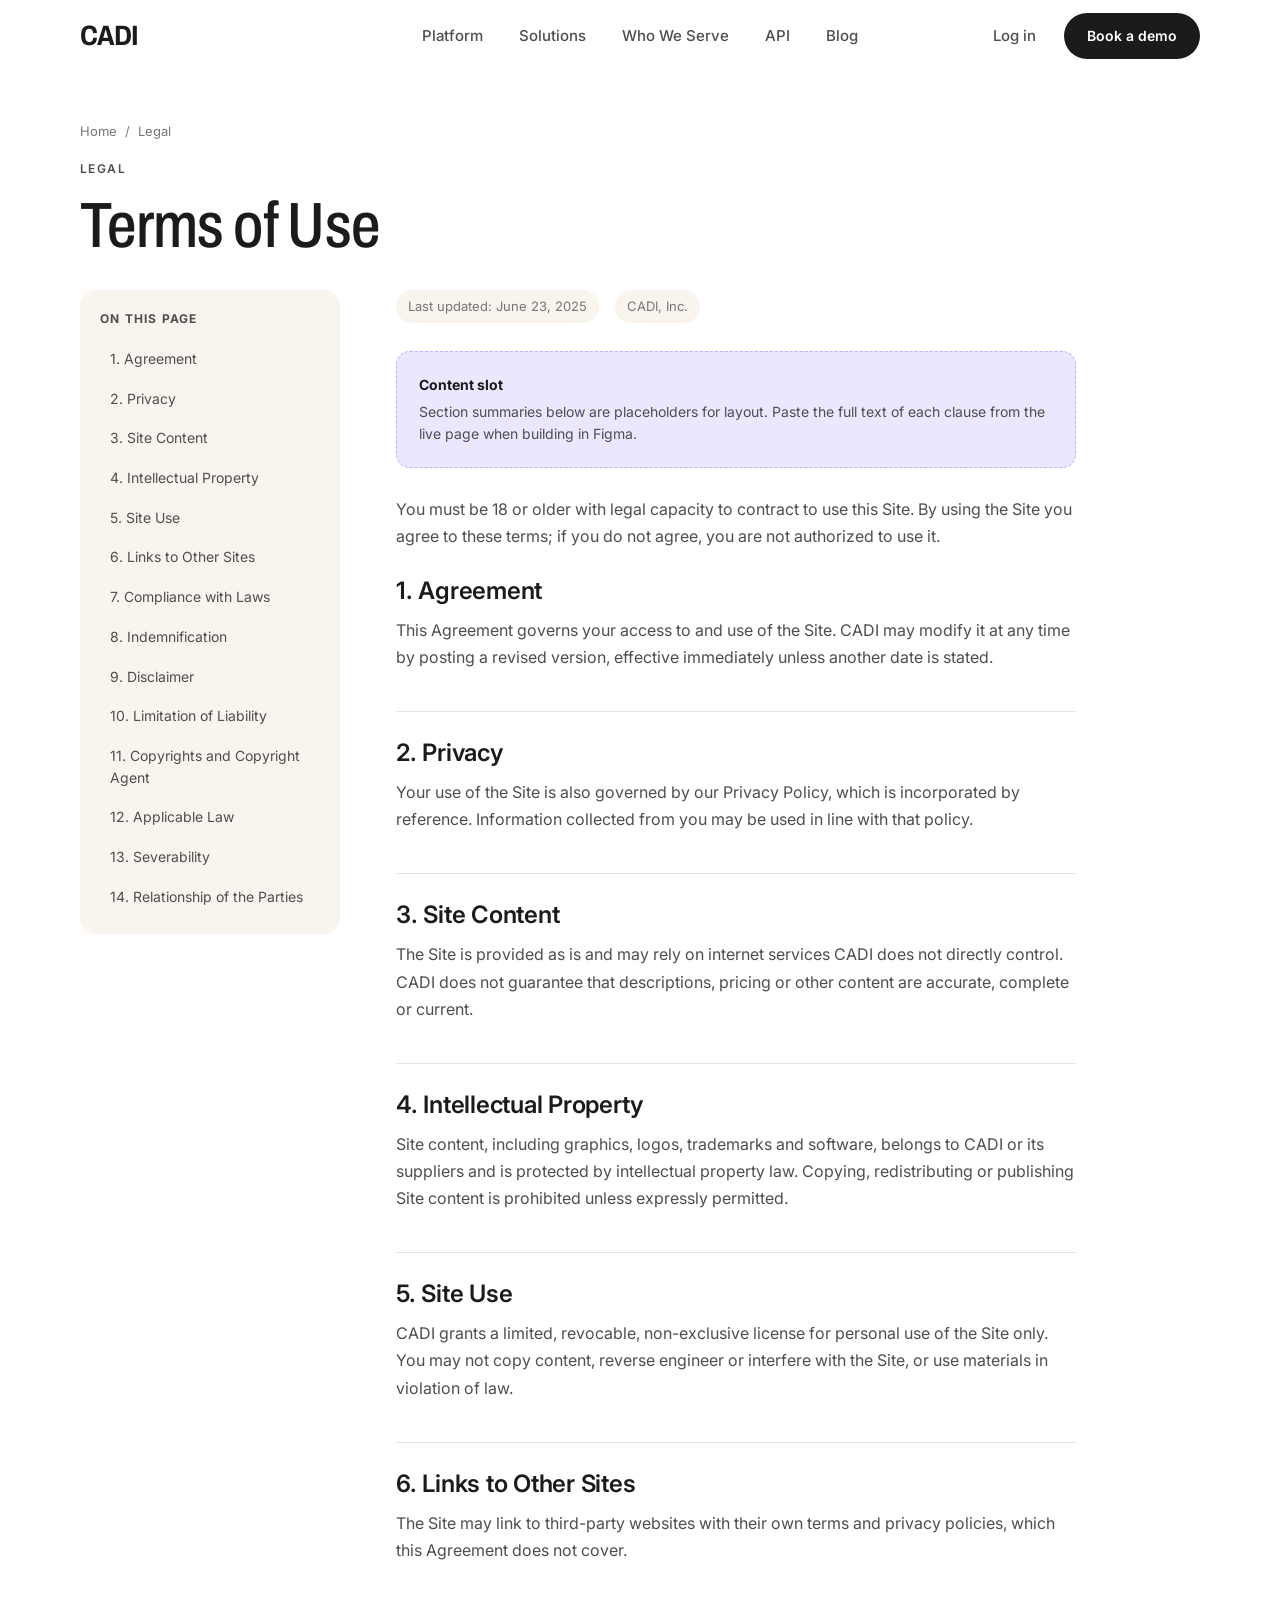
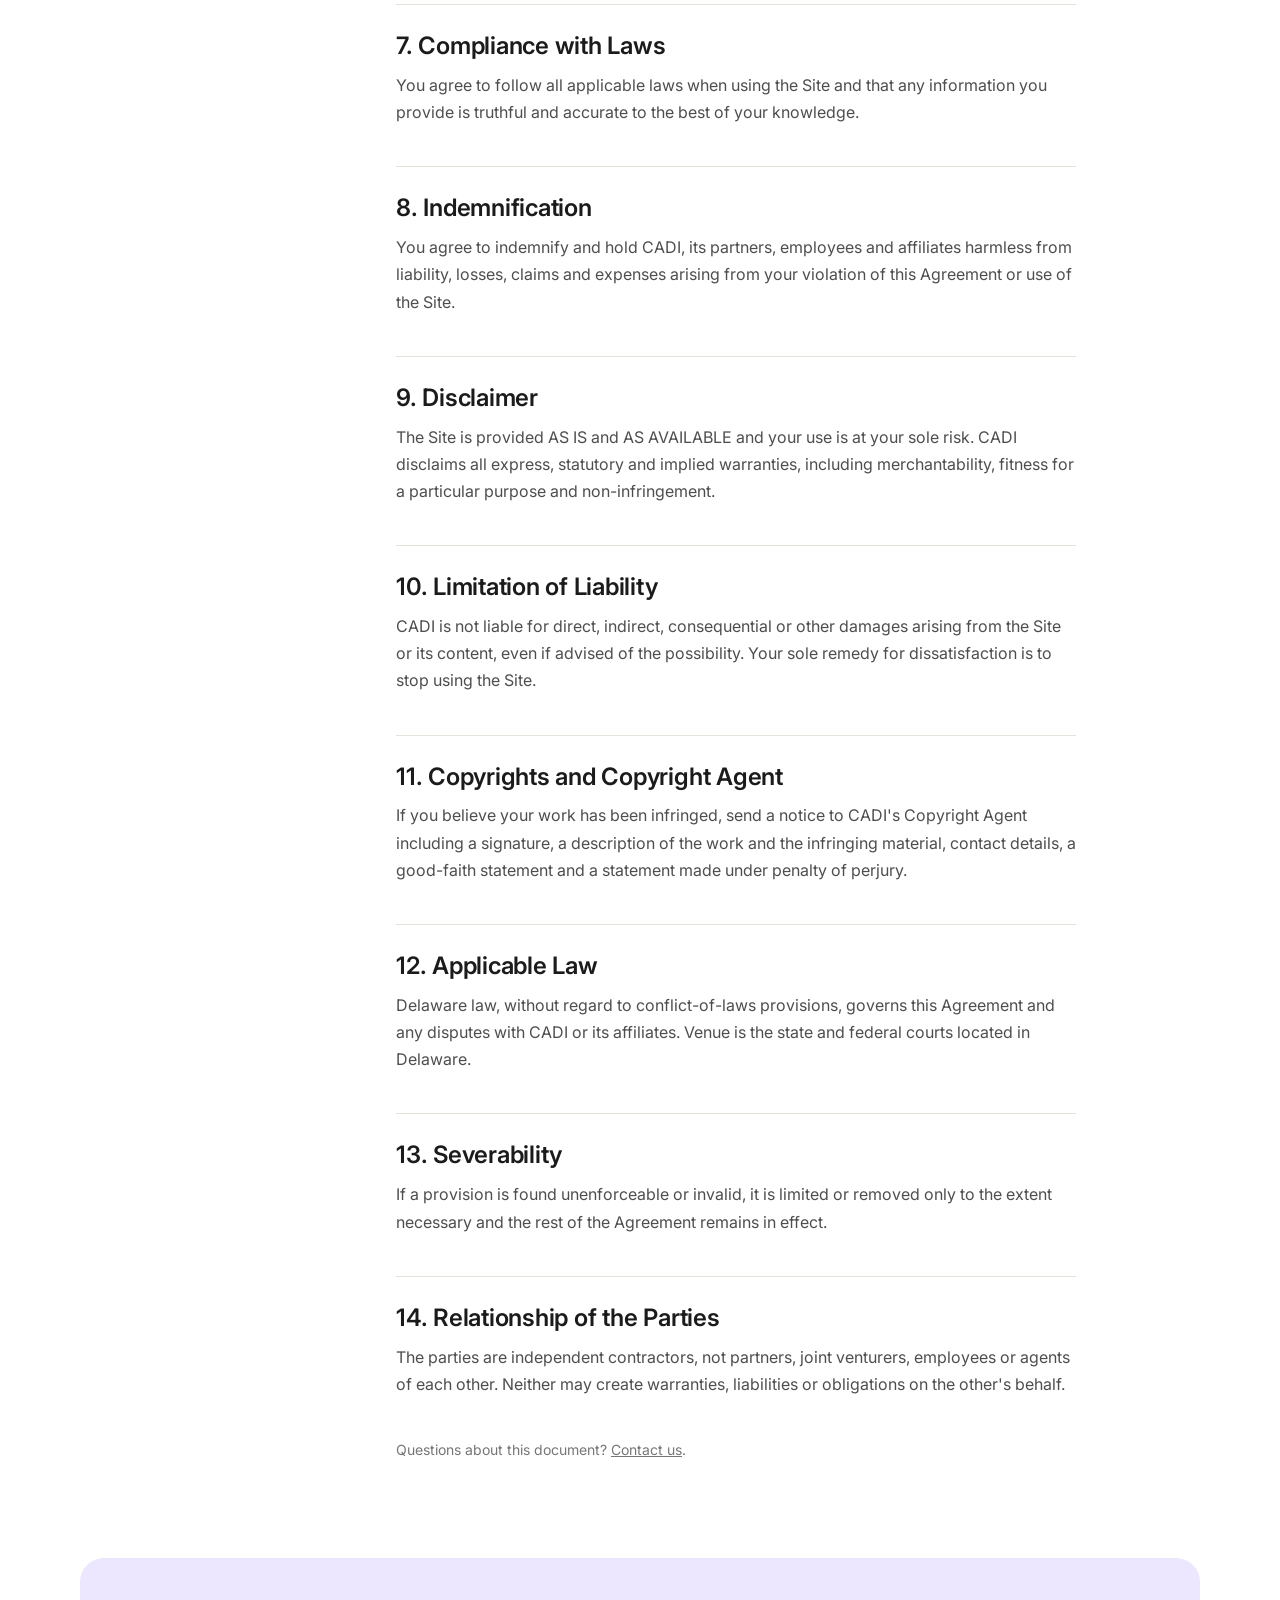
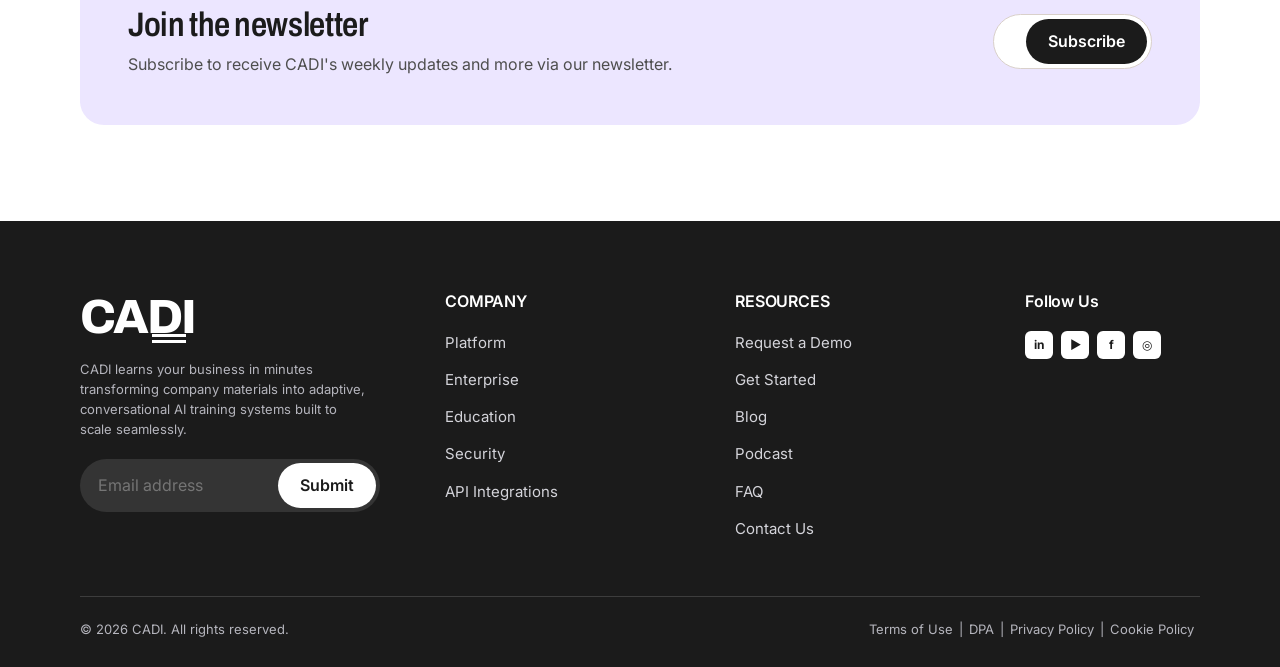
<file: terms-of-use.html>
<!doctype html>
<html lang="en">
<head>
<meta charset="utf-8">
<meta name="viewport" content="width=device-width, initial-scale=1, viewport-fit=cover">
<title>Terms of Use | CADI</title>
<meta name="description" content="CADI Terms of Use.">
<link rel="preconnect" href="https://fonts.googleapis.com">
<link rel="stylesheet" href="https://fonts.googleapis.com/css2?family=Inter:wght@400;500;600;700&family=Archivo:wdth,wght@75..100,500..700&display=swap">
<link rel="stylesheet" href="styles.css">
</head>
<body>
<!-- 1. HEADER -->
<header class="header" id="top">
  <div class="wrap">
    <a class="logo" href="./" aria-label="CADI home">CADI</a>
    <nav class="nav" id="nav" aria-label="Primary">
      <a href="./#loop">Platform</a>
      <a href="./#across">Solutions</a>
      <a href="./#environments">Who We Serve</a>
      <a href="integrations.html">API</a>
      <a href="blog.html">Blog</a>
    </nav>
    <div class="header-cta">
      <a class="login" href="login.html">Log in</a>
      <a class="btn btn-primary" href="contact.html">Book a demo</a>
      <button class="menu-btn" id="menuBtn" aria-label="Open menu" aria-expanded="false" aria-controls="nav"><span></span><span></span><span></span></button>
    </div>
  </div>
</header>
<main>

<section class="page-hero" style="padding-bottom:8px">
  <div class="wrap">
    <div class="breadcrumb"><a href="./">Home</a><span>/</span><span>Legal</span></div>
    <span class="eyebrow">Legal</span>
    <h1>Terms of Use</h1>
  </div>
</section>
<section style="padding-top:24px">
  <div class="wrap legal">
    <nav class="toc" aria-label="On this page"><b>On this page</b><a href="#s1">1. Agreement</a><a href="#s2">2. Privacy</a><a href="#s3">3. Site Content</a><a href="#s4">4. Intellectual Property</a><a href="#s5">5. Site Use</a><a href="#s6">6. Links to Other Sites</a><a href="#s7">7. Compliance with Laws</a><a href="#s8">8. Indemnification</a><a href="#s9">9. Disclaimer</a><a href="#s10">10. Limitation of Liability</a><a href="#s11">11. Copyrights and Copyright Agent</a><a href="#s12">12. Applicable Law</a><a href="#s13">13. Severability</a><a href="#s14">14. Relationship of the Parties</a></nav>
    <article class="prose">
      <div class="meta"><span>Last updated: June 23, 2025</span><span>CADI, Inc.</span></div>
      <div class="slot" style="margin-bottom:28px"><b>Content slot</b>Section summaries below are placeholders for layout. Paste the full text of each clause from the live page when building in Figma.</div><p>You must be 18 or older with legal capacity to contract to use this Site. By using the Site you agree to these terms; if you do not agree, you are not authorized to use it.</p><h2 id="s1">1. Agreement</h2><p>This Agreement governs your access to and use of the Site. CADI may modify it at any time by posting a revised version, effective immediately unless another date is stated.</p><h2 id="s2">2. Privacy</h2><p>Your use of the Site is also governed by our Privacy Policy, which is incorporated by reference. Information collected from you may be used in line with that policy.</p><h2 id="s3">3. Site Content</h2><p>The Site is provided as is and may rely on internet services CADI does not directly control. CADI does not guarantee that descriptions, pricing or other content are accurate, complete or current.</p><h2 id="s4">4. Intellectual Property</h2><p>Site content, including graphics, logos, trademarks and software, belongs to CADI or its suppliers and is protected by intellectual property law. Copying, redistributing or publishing Site content is prohibited unless expressly permitted.</p><h2 id="s5">5. Site Use</h2><p>CADI grants a limited, revocable, non-exclusive license for personal use of the Site only. You may not copy content, reverse engineer or interfere with the Site, or use materials in violation of law.</p><h2 id="s6">6. Links to Other Sites</h2><p>The Site may link to third-party websites with their own terms and privacy policies, which this Agreement does not cover.</p><h2 id="s7">7. Compliance with Laws</h2><p>You agree to follow all applicable laws when using the Site and that any information you provide is truthful and accurate to the best of your knowledge.</p><h2 id="s8">8. Indemnification</h2><p>You agree to indemnify and hold CADI, its partners, employees and affiliates harmless from liability, losses, claims and expenses arising from your violation of this Agreement or use of the Site.</p><h2 id="s9">9. Disclaimer</h2><p>The Site is provided AS IS and AS AVAILABLE and your use is at your sole risk. CADI disclaims all express, statutory and implied warranties, including merchantability, fitness for a particular purpose and non-infringement.</p><h2 id="s10">10. Limitation of Liability</h2><p>CADI is not liable for direct, indirect, consequential or other damages arising from the Site or its content, even if advised of the possibility. Your sole remedy for dissatisfaction is to stop using the Site.</p><h2 id="s11">11. Copyrights and Copyright Agent</h2><p>If you believe your work has been infringed, send a notice to CADI's Copyright Agent including a signature, a description of the work and the infringing material, contact details, a good-faith statement and a statement made under penalty of perjury.</p><h2 id="s12">12. Applicable Law</h2><p>Delaware law, without regard to conflict-of-laws provisions, governs this Agreement and any disputes with CADI or its affiliates. Venue is the state and federal courts located in Delaware.</p><h2 id="s13">13. Severability</h2><p>If a provision is found unenforceable or invalid, it is limited or removed only to the extent necessary and the rest of the Agreement remains in effect.</p><h2 id="s14">14. Relationship of the Parties</h2><p>The parties are independent contractors, not partners, joint venturers, employees or agents of each other. Neither may create warranties, liabilities or obligations on the other's behalf.</p>
      <p style="margin-top:40px;font-size:14px;color:var(--muted)">Questions about this document? <a href="contact.html" style="text-decoration:underline">Contact us</a>.</p>
    </article>
  </div>
</section>

<section class="news-section" style="padding-top:0">
  <div class="wrap">
    <div class="newsletter">
      <div><h3>Join the newsletter</h3><p>Subscribe to receive CADI's weekly updates and more via our newsletter.</p></div>
      <form class="sub" id="newsForm" aria-label="Subscribe"><input type="email" id="newsEmail" placeholder="Email address" aria-label="Email address" required><button type="submit">Subscribe</button></form>
    </div>
  </div>
</section>
</main>
<!-- 12. FOOTER -->
<footer class="footer">
  <div class="wrap">
    <div class="foot-grid">
      <div>
        <span class="foot-logo">CADI</span>
        <p>CADI learns your business in minutes transforming company materials into adaptive, conversational AI training systems built to scale seamlessly.</p>
        <form class="sub" id="subscribe" aria-label="Subscribe">
          <input type="email" id="subEmail" placeholder="Email address" aria-label="Email address" required>
          <button type="submit">Submit</button>
        </form>
      </div>
      <div>
        <h4>COMPANY</h4>
        <ul><li><a href="./#loop">Platform</a></li><li><a href="./#across">Enterprise</a></li><li><a href="./#across">Education</a></li><li><a href="security.html">Security</a></li><li><a href="integrations.html">API Integrations</a></li></ul>
      </div>
      <div>
        <h4>RESOURCES</h4>
        <ul><li><a href="contact.html">Request a Demo</a></li><li><a href="get-started.html">Get Started</a></li><li><a href="blog.html">Blog</a></li><li><a href="podcast.html">Podcast</a></li><li><a href="./#faq">FAQ</a></li><li><a href="contact.html">Contact Us</a></li></ul>
      </div>
      <div>
        <h4>Follow Us</h4>
        <div class="social"><a href="#" aria-label="LinkedIn">in</a><a href="#" aria-label="YouTube">▶</a><a href="#" aria-label="Facebook">f</a><a href="#" aria-label="Instagram">◎</a></div>
      </div>
    </div>
    <div class="foot-bottom">
      <span>© 2026 CADI. All rights reserved.</span>
      <span><a href="terms-of-use.html">Terms of Use</a>|<a href="data-processing-agreement.html">DPA</a>|<a href="privacy-policy.html">Privacy Policy</a>|<a href="cookie-policy.html">Cookie Policy</a></span>
    </div>
  </div>
</footer>
<script>
(function(){
  var h=document.querySelector('.header');addEventListener('scroll',function(){h.classList.toggle('scrolled',scrollY>8)},{passive:true});
  var mb=document.getElementById('menuBtn'),nav=document.getElementById('nav');mb.addEventListener('click',function(){var o=nav.classList.toggle('open');mb.setAttribute('aria-expanded',o)});
  document.querySelectorAll('form').forEach(function(f){f.addEventListener('submit',function(e){e.preventDefault();var b=f.querySelector('button[type=submit]');b.textContent='Sent';b.disabled=true})});
  
})();
</script>
</body>
</html>
</file>
<file: styles.css>
/* Layout: 1200px content column, 12 stacked sections in the client-approved order.
   Colour is intentionally held at the current CADI blue + navy; the colour pass comes after layout sign-off. */
:root{
  /* Deel system, measured from deel.com: ink #1b1b1b, tertiary #4e4e4e, surfaces latte #faf4ee / lavender #d6c9fd / sky #b1d8fc / yellow #ffcf25, purple #5938b7.
     CADI keeps its blue where Deel uses purple (hero gradient, checkbox accent). */
  --blue:#0a5ffb; --blue-deep:#0538b8; --navy:#1b1b1b; --navy-ink:#1b1b1b;
  --ink:#1b1b1b; --ink-2:#4e4e4e; --muted:#767676; --line:#e6e2dc;
  --bg:#ffffff; --bg-soft:#faf4ee; --bg-tint:#dbeeff; --dark:#1b1b1b; --dark-2:#343434;
  --lav:#d6c9fd; --lav-soft:#ece6ff; --mint:#e6f6ee; --peach:#faf4ee; --sky:#b1d8fc; --sky-soft:#dbeeff; --sand:#faf4ee; --yellow:#ffcf25;
  --green:#53a945; --amber:#faaf00; --red:#e5484d;
  --display:"Archivo","Inter",system-ui,sans-serif;
  --body:"Inter",system-ui,-apple-system,"Segoe UI",sans-serif;
  --r:16px; --r-lg:24px; --wrap:1200px; --gutter:clamp(16px,4vw,40px);
  color-scheme:light;
}
*,*::before,*::after{box-sizing:border-box}
html{scroll-behavior:smooth}
body{margin:0;background:var(--bg);color:var(--ink);font-family:var(--body);font-size:16px;line-height:1.55;-webkit-font-smoothing:antialiased}
img{max-width:100%;display:block}
a{color:inherit;text-decoration:none}
button{font:inherit;cursor:pointer}
h1,h2,h3,h4{margin:0;font-family:var(--display);font-stretch:80%;font-weight:600;letter-spacing:-.01em;text-wrap:balance;line-height:1.12}
p{margin:0}
.wrap{max-width:var(--wrap);margin-inline:auto;padding-inline:var(--gutter)}
.eyebrow{font:600 12px/1 var(--body);letter-spacing:.12em;text-transform:uppercase;color:var(--ink-2)}
.btn{display:inline-flex;align-items:center;justify-content:center;gap:8px;border-radius:999px;padding:12px 22px;font-weight:600;font-size:15px;border:1px solid transparent;transition:transform .15s,background .15s}
.btn:hover{transform:translateY(-1px)}
.btn-primary{background:var(--ink);color:#fff}
.btn-primary:hover{background:#2b2b2f}
.btn-ghost{border-color:#d6d6dc;color:var(--ink);background:#fff}
.btn-white{background:var(--ink);color:#fff}
.link{color:var(--ink);font-weight:600;display:inline-flex;align-items:center;gap:8px}
.link:hover{text-decoration:underline}
.arrow{width:16px;height:16px;flex:none}
:focus-visible{outline:2px solid var(--blue);outline-offset:3px}
section{padding-block:clamp(56px,8vw,96px)}
.section-head{display:grid;gap:16px;max-width:760px;margin-bottom:40px}
.section-head h2{font-size:clamp(34px,4.6vw,60px);line-height:1.04}
.section-head p{color:var(--ink-2);font-size:17px}

/* 1. HEADER — matches reference: 72px tall, logo | centred nav | log in + pill button */
.header{position:sticky;top:env(safe-area-inset-top,0px);z-index:50;background:rgba(255,255,255,.92);backdrop-filter:blur(10px);border-bottom:1px solid transparent}
.header.scrolled{border-bottom-color:var(--line)}
.header .wrap{height:72px;display:grid;grid-template-columns:1fr auto 1fr;align-items:center;gap:24px}
.logo{font:700 28px/1 var(--display);font-stretch:85%;letter-spacing:-.03em;color:var(--ink)}
.nav{display:flex;gap:36px;justify-content:center}
.nav a{font-size:15px;font-weight:500;color:var(--ink-2)}
.nav a:hover{color:var(--ink)}
.header-cta{display:flex;justify-content:flex-end;align-items:center;gap:28px}
.header-cta .login{font-size:15px;font-weight:500;color:var(--ink-2)}
.header-cta .btn{padding:11px 22px;font-size:14px}
.menu-btn{display:none;background:none;border:0;padding:8px}
.menu-btn span{display:block;width:22px;height:2px;background:var(--ink);margin:5px 0}

/* 2. HERO — Deel pattern: rounded gradient panel left (white headline, prompt, 5 checkbox tiles in one row, full-width white pill), photo panel right. Equal halves. */
.hero{padding-block:12px 0}
.hero-grid{display:grid;grid-template-columns:1fr 1fr;gap:12px}
.hero-left{position:relative;overflow:hidden;border-radius:var(--r);color:#fff;padding:clamp(28px,4vw,56px) clamp(24px,3.5vw,48px);background:linear-gradient(160deg,#071d5c 0%,#0a3fc0 55%,#0a5ffb 100%);display:flex;flex-direction:column;justify-content:center;min-height:560px}
.hero-left h1{font-size:clamp(34px,3.4vw,48px);max-width:16ch;line-height:1.05;font-weight:500;font-stretch:78%}
.hero-left h1 em{font-style:normal;color:var(--sky)}
.hero-prompt{margin-top:28px;font-size:18px;font-weight:600;color:#fff}
.hero-opts{display:flex;gap:8px;margin-top:14px}
.opt{display:flex;flex:1 1 0;flex-direction:column;align-items:center;justify-content:flex-start;gap:10px;min-height:80px;padding:12px 8px;border-radius:10px;border:1px solid rgba(255,255,255,.12);background:rgba(255,255,255,.05);color:#fff;font-size:13px;font-weight:600;line-height:1.2;text-align:center;transition:background .2s,border-color .2s}
.opt:hover{background:rgba(255,255,255,.09);border-color:rgba(255,255,255,.22)}
.opt[aria-pressed="true"]{background:rgba(255,255,255,.12);border-color:rgba(255,255,255,.35)}
.opt .box{width:18px;height:18px;border:2px solid var(--sky);border-radius:4px;position:relative;flex:none}
.opt[aria-pressed="true"] .box{background:var(--sky)}
.opt[aria-pressed="true"] .box::after{content:"";position:absolute;left:5px;top:1px;width:4px;height:9px;border:solid #071d5c;border-width:0 2px 2px 0;transform:rotate(45deg)}
.hero-left .btn-white{margin-top:22px;width:100%;padding:16px;font-size:18px;background:#fff;color:var(--ink)}
.hero-left .btn-white:hover{background:rgba(255,255,255,.9)}
.hero-built{margin-top:18px;display:flex;align-items:center;gap:10px;font-size:15px;color:rgba(255,255,255,.85)}
.hero-built svg{width:22px;height:22px;color:var(--yellow)}
.hero-right{position:relative;border-radius:var(--r);overflow:hidden;background:var(--sky-soft);min-height:560px}
.hero-right img{width:100%;height:100%;object-fit:cover;object-position:60% 30%}
/* the triangular line shape, kept but smaller */
.hero-right::before{content:"";position:absolute;left:-2%;top:-5%;width:36%;height:110%;background:rgba(255,255,255,.55);clip-path:polygon(0 0,100% 0,45% 50%,100% 100%,0 100%);z-index:1}
.hero-right img{position:relative;z-index:2}
.live{position:absolute;top:20px;right:20px;z-index:3;display:inline-flex;align-items:center;gap:8px;font-size:14px;font-weight:600;color:var(--ink);background:#fff;padding:8px 14px;border-radius:10px;box-shadow:0 1px 19px rgba(27,27,27,.05),0 10px 19px rgba(27,27,27,.08)}
.live i{width:10px;height:10px;border-radius:50%;background:var(--green);box-shadow:0 0 0 4px rgba(83,169,69,.2);animation:pulse 2s infinite}
@keyframes pulse{0%,100%{box-shadow:0 0 0 4px rgba(25,195,125,.25)}50%{box-shadow:0 0 0 7px rgba(25,195,125,.12)}}

/* 3. LOGO ROW — short and understated */
.logos{padding-block:56px 24px}
.logos .wrap{display:grid;gap:18px;justify-items:center}
.logos .label{font:600 12px/1 var(--body);letter-spacing:.12em;text-transform:uppercase;color:var(--ink-2);text-align:center}
.logos .track{width:100%;overflow:hidden;mask-image:linear-gradient(90deg,transparent,#000 12%,#000 88%,transparent)}
.logos ul{list-style:none;margin:0;padding:0;display:flex;gap:64px;width:max-content;animation:marquee 28s linear infinite}
.logos ul:hover{animation-play-state:paused}
@keyframes marquee{to{transform:translateX(-50%)}}
.logos li{font:700 18px/1 var(--display);font-stretch:90%;color:#a9a9a9;white-space:nowrap}
.logos li small{display:block;font:500 9px/1.2 var(--body);letter-spacing:.04em;margin-top:2px}

/* 4. TEACH / VALIDATE / PRACTICE / IMPROVE */
.loop-card{border-radius:var(--r-lg);background:var(--bg-soft);overflow:hidden}
.steps{display:grid;grid-template-columns:repeat(4,1fr) ;gap:0;padding:20px 24px;border-bottom:1px solid var(--line);position:relative}
.step{display:flex;gap:12px;padding:14px 16px;border-radius:12px;position:relative;text-align:left;background:none;border:0}
.step .n{font-size:12px;font-weight:600;color:var(--muted);padding-top:5px}
.step b{display:block;font:700 19px/1.2 var(--display);color:var(--ink)}
.step span{display:block;font-size:13px;color:var(--muted);margin-top:3px}
.step[aria-selected="true"]{background:#fff}
.step[aria-selected="true"]::after{content:"";position:absolute;left:16px;right:16px;bottom:0;height:3px;border-radius:3px;background:var(--ink)}
.step:not(:last-child)::before{content:"→";position:absolute;right:-10px;top:50%;transform:translateY(-50%);color:var(--muted);font-size:20px}
.class-bar{display:flex;justify-content:space-between;align-items:center;padding:14px 28px;border-bottom:1px solid var(--line);font-size:14px;color:var(--muted)}
.class-bar b{font:800 18px/1 var(--display);color:var(--ink);margin-right:18px}
.class-bar .live{position:static;font-size:13px;background:var(--bg-soft)}
.class-body{display:grid;grid-template-columns:1.55fr 1fr;gap:20px;padding:24px 28px 28px}
.video{position:relative;border-radius:14px;overflow:hidden;aspect-ratio:16/11;background:#222}
.video img{width:100%;height:100%;object-fit:cover}
.tag{position:absolute;top:14px;left:14px;background:#fff;color:var(--ink);font-size:11px;font-weight:700;letter-spacing:.08em;padding:6px 12px;border-radius:999px}
.controls{position:absolute;left:50%;bottom:14px;transform:translateX(-50%);display:flex;align-items:center;gap:14px;background:#fff;border-radius:999px;padding:8px 16px 8px 8px;box-shadow:0 6px 20px rgba(0,0,0,.2);white-space:nowrap}
.controls .ic{width:34px;height:34px;border-radius:50%;background:var(--ink);display:grid;place-items:center;color:#fff}
.controls .ic.end{background:var(--red)}
.controls .ic svg{width:16px;height:16px}
.controls small{font-size:12px;color:var(--ink-2)}
.wave{display:inline-flex;align-items:center;gap:2px;height:14px}
.wave i{width:2px;background:var(--ink);border-radius:2px;animation:bar 1.1s ease-in-out infinite}
.wave i:nth-child(2n){animation-delay:.2s}.wave i:nth-child(3n){animation-delay:.4s}
@keyframes bar{0%,100%{height:4px}50%{height:14px}}
.transcript{border-radius:14px;background:#fff;display:flex;flex-direction:column;min-width:0}
.transcript header{display:flex;justify-content:space-between;padding:14px 18px;border-bottom:1px solid var(--line);font-size:11px;letter-spacing:.1em;font-weight:700;color:var(--ink)}
.transcript header span{letter-spacing:0;font-weight:500;color:var(--muted);text-transform:none}
.transcript ul{list-style:none;margin:0;padding:6px 18px;flex:1;overflow:auto;max-height:330px}
.transcript li{padding:12px 0;border-bottom:1px solid var(--line);font-size:14px;color:var(--ink)}
.transcript li:last-child{border:0}
.transcript li div{display:flex;justify-content:space-between;font-size:11px;letter-spacing:.1em;font-weight:700;color:var(--ink);margin-bottom:6px}
.transcript li div span{color:var(--muted);letter-spacing:0;font-weight:500}
.transcript li.learner div{color:#7c3aed}
.transcript footer{display:flex;justify-content:space-between;align-items:center;padding:14px 18px;border-top:1px solid var(--line);font-size:12px;color:var(--ink-2)}

/* 5. BUILD & GOVERN — kept as-is from draft, icon corrected */
.govern{background:var(--bg)}
.govern-grid{display:grid;grid-template-columns:1fr 1.15fr;gap:48px;align-items:start}
.govern-copy h2{font-size:clamp(32px,4.4vw,54px);margin-top:16px}
.govern-copy p{margin-top:20px;color:var(--ink-2);font-size:17px;max-width:48ch}
.govern-links{display:grid;gap:14px;margin-top:32px;font-size:17px}
.builder{background:var(--bg-soft);border-radius:var(--r-lg);padding:22px;display:grid;gap:12px}
.builder .top{display:flex;justify-content:space-between;align-items:center}
.builder .top b{font:800 19px/1 var(--display)}
.builder .draft{font-size:12px;background:var(--bg-soft);border-radius:999px;padding:6px 14px;color:var(--ink-2)}
.src{display:grid;grid-template-columns:1fr auto 1fr;gap:16px;align-items:center}
.src .lbl{font-size:11px;letter-spacing:.1em;font-weight:700;color:var(--muted);margin-bottom:8px}
.src .file{display:flex;align-items:center;gap:10px;border:1px solid var(--line);border-radius:10px;padding:10px 12px;font-size:14px;font-weight:500}
.src .file i{width:18px;height:22px;border-radius:3px;background:var(--red);display:block}
.src .arrow{color:var(--ink);width:22px;height:22px;margin-top:18px}
.src .prop{font:700 18px/1.2 var(--display);padding-top:4px}
.row{display:grid;grid-template-columns:150px 1fr auto;align-items:center;gap:14px;border-radius:12px;padding:12px 14px;background:#fff}
.row .k{display:flex;align-items:center;gap:10px;font-size:11px;letter-spacing:.1em;font-weight:700;color:var(--ink-2)}
.row .k i{width:30px;height:30px;border-radius:8px;background:var(--sky-soft);display:grid;place-items:center;color:var(--ink)}
.row .k svg{width:16px;height:16px}
.row b{display:block;font-size:14px}
.row small{display:block;font-size:12px;color:var(--muted)}
.row .chev{color:var(--muted)}
.gov2{display:grid;grid-template-columns:1fr 1fr;gap:12px}
.gov2>div{background:#fff;border-radius:12px;padding:14px}
.gov2 h4{font-size:15px;display:flex;justify-content:space-between}
.gov2 p{font-size:12px;color:var(--muted);margin:4px 0 10px}
.rule{display:flex;flex-wrap:wrap;justify-content:space-between;align-items:center;gap:6px 10px;background:var(--bg-soft);border-radius:8px;padding:8px 10px;font-size:12px;margin-top:6px}
.rule span:first-child{flex:1 1 150px;min-width:0}
.rule span:last-child{display:flex;gap:4px;white-space:nowrap}
.pill{font-size:11px;padding:4px 10px;border-radius:999px;background:var(--ink);color:#fff;font-weight:600}
.pill.off{background:transparent;color:var(--muted)}
.kc{background:var(--bg-soft);border-radius:8px;padding:12px;font-size:12px}
.kc b{display:block;font-size:14px;margin-bottom:4px}
.gov-feats{display:grid;grid-template-columns:1fr 1fr;gap:20px;margin-top:20px}
.feat{display:flex;gap:18px;background:var(--bg-soft);border-radius:var(--r);padding:28px}
.feat .ico{flex:none;width:56px;height:56px;border-radius:50%;background:var(--sky-soft);display:grid;place-items:center;color:var(--ink)}
.feat .ico.purple{background:var(--lav-soft);color:var(--ink)}
.feat .ico svg{width:24px;height:24px}
.feat .eyebrow{margin-bottom:8px}
.feat h3{font-size:19px;margin-bottom:8px}
.feat p{font-size:14px;color:var(--ink-2)}

/* 6. ACROSS WORK & LEARNING — dark, copy verbatim */
.across{background:var(--bg)}
.across .section-head{max-width:none}
.across-grid{display:grid;grid-template-columns:1fr 1fr;gap:24px}
.panel{background:var(--bg-soft);border-radius:var(--r-lg);padding:32px;display:grid;gap:24px;align-content:start}
.panel .eyebrow{display:inline-block;background:var(--lav);color:var(--ink);padding:6px 10px;border-radius:6px;justify-self:start}
.panel.edu .eyebrow{background:var(--sky)}
.panel-top{display:grid;grid-template-columns:1fr 1fr;gap:20px;align-items:start}
.panel h3{font-size:clamp(22px,2.1vw,28px);color:var(--ink)}
.panel-top p{margin-top:12px;font-size:15px;color:var(--ink-2)}
.panel-top img{border-radius:12px;aspect-ratio:16/10;object-fit:cover;width:100%;height:auto}
.cols{display:grid;gap:18px}
.cols.c3{grid-template-columns:repeat(3,1fr)}
.cols.c4{grid-template-columns:repeat(4,1fr)}
.cols>div{border-left:1px solid rgba(27,27,27,.12);padding-left:14px}
.cols>div:first-child{border:0;padding-left:0}
.cols b{display:block;font-size:14px;margin-bottom:6px;color:var(--ink)}
.cols p{font-size:12.5px;color:var(--ink-2)}
.panel .link{color:var(--ink);font-size:17px}

/* 7. FIND YOUR ENVIRONMENT */
.env{background:var(--bg);padding-top:0}
.env .eyebrow{font-family:var(--display);font-size:22px;font-weight:700;letter-spacing:-.03em;color:var(--ink)}
.env-grid{display:grid;grid-template-columns:1fr 1fr;gap:40px;margin-top:18px;padding-top:28px;border-top:1px solid var(--line)}
.env-grid>div:last-child{border-left:1px solid var(--line);padding-left:40px}
.env h4{font:600 12px/1 var(--body);letter-spacing:.08em;text-transform:uppercase;color:var(--muted);margin-bottom:16px}
.chips{display:flex;flex-wrap:wrap;gap:10px}
.chips a{font-size:14px;font-weight:500;color:var(--ink);display:inline-flex;gap:8px;align-items:center;border:1px solid #d9d0ca;border-radius:999px;padding:8px 14px}
.chips a .arrow{color:var(--muted)}
.chips a:hover{border-color:var(--ink)}
.env .link{margin-top:16px;color:var(--ink);font-size:14px}

/* 8. CAROUSEL — integrated: section head + typewriter stage + real controls */
.carousel .stage{position:relative;border-radius:var(--r-lg);background:var(--lav-soft);padding:clamp(48px,7vw,96px) var(--gutter);text-align:center;overflow:hidden;border:1px solid var(--line)}
.stage::before,.stage::after{content:"";position:absolute;left:50%;transform:translateX(-50%);border-radius:50%;border:1px solid rgba(17,17,17,.08)}
.stage::before{width:120%;aspect-ratio:1;top:30%}
.stage::after{width:80%;aspect-ratio:1;top:45%}
.stage>*{position:relative;z-index:1}
.chiprow{display:inline-flex;align-items:center;gap:8px;background:#fff;border-radius:999px;padding:6px 6px 6px 18px;font-size:14px;font-weight:500}
.chiprow b{background:var(--ink);color:#fff;padding:8px 14px;border-radius:999px;font-weight:600}
.typed{margin-top:22px;font:800 clamp(30px,5.2vw,58px)/1.1 var(--display);letter-spacing:-.03em;color:var(--ink);min-height:1.2em}
.typed .cursor{display:inline-block;width:3px;height:.9em;background:var(--ink);margin-left:6px;vertical-align:-.08em;animation:blink 1s step-end infinite}
@keyframes blink{50%{opacity:0}}
.stage p{margin:16px auto 0;max-width:52ch;color:var(--ink-2);font-size:16px}
.car-controls{display:flex;align-items:center;justify-content:center;gap:18px;margin-top:34px}
.car-controls button{width:40px;height:40px;border-radius:50%;border:1px solid #d6d6dc;background:#fff;display:grid;place-items:center;color:var(--ink)}
.car-controls button:hover{border-color:var(--ink)}
.car-controls svg{width:16px;height:16px}
.dots{display:flex;gap:8px}
.dots button{width:8px;height:8px;padding:0;border:0;background:#d6d6dc}
.dots button[aria-current="true"]{width:24px;border-radius:999px;background:var(--ink)}

/* 9. SECURITY & PRIVACY */
.sec-grid{display:grid;grid-template-columns:1fr 1fr;gap:20px}
.sec{border-radius:var(--r-lg);padding:36px;display:grid;gap:18px;align-content:start}
.sec.light{background:var(--bg-soft)}
.sec.dark{background:var(--ink);color:#fff}
.sec .head{display:flex;align-items:center;gap:16px}
.sec .ico{width:46px;height:46px;border-radius:12px;background:var(--sky);color:var(--ink);display:grid;place-items:center;flex:none}
.sec .ico svg{width:22px;height:22px}
.sec h3{font-size:22px}
.sec p{font-size:15px;color:var(--ink-2)}
.sec.dark p{color:#a9a9a9}
.sec ul{list-style:none;margin:0;padding:0;display:grid;gap:10px;font-size:14px}
.sec li{display:flex;gap:10px;align-items:center}
.sec li svg{width:16px;height:16px;color:var(--ink);flex:none}
.sec.dark li svg{color:#fff}
.sec .link{margin-top:6px}
.sec.dark .link{color:#fff}

/* 10. FAQ */
.faq{background:var(--bg)}
.faq-grid{display:grid;grid-template-columns:1fr 1.4fr;gap:48px;align-items:start}
.faq-grid h2{font-size:clamp(28px,3.4vw,40px)}
.faq-grid>div:first-child p{margin-top:18px;color:var(--ink-2);font-size:16px;max-width:42ch}
.acc{display:grid;border-top:1px solid var(--line)}
.acc details{border-bottom:1px solid var(--line)}
.acc summary{list-style:none;cursor:pointer;display:flex;justify-content:space-between;align-items:center;gap:16px;padding:22px 4px;font-weight:600;font-size:18px;font-family:var(--body);letter-spacing:-.01em}
.acc summary::-webkit-details-marker{display:none}
.acc summary i{flex:none;width:18px;height:18px;position:relative}
.acc summary i::before,.acc summary i::after{content:"";position:absolute;background:var(--ink);left:0;top:8px;width:18px;height:2px;transition:transform .2s}
.acc summary i::after{transform:rotate(90deg)}
.acc details[open] summary i::after{transform:rotate(0)}
.acc details div{padding:0 4px 24px;font-size:15px;color:var(--ink-2);line-height:1.65;max-width:60ch}

/* 11. CLOSING CTA */
.cta{background:var(--bg);padding-top:0}
.cta-card{background:var(--bg-soft);border-radius:var(--r-lg);padding:clamp(32px,5vw,64px);display:grid;grid-template-columns:1.1fr 1fr;gap:48px;align-items:center}
.cta-card h2{font-size:clamp(32px,4.4vw,54px);margin-top:16px;color:var(--ink)}
.cta-card>div>p{margin-top:18px;color:var(--ink-2);font-size:17px;max-width:46ch}
.cta-actions{display:flex;gap:24px;align-items:center;flex-wrap:wrap;margin-top:28px}
.cta-actions .link{font-size:17px}
.assure{display:flex;flex-wrap:wrap;gap:12px 0;margin-top:28px;font-size:14px;color:var(--ink-2)}
.assure span{display:inline-flex;gap:8px;align-items:center;padding-right:16px;margin-right:16px;border-right:1px solid var(--line)}
.assure span:last-child{border:0}
.assure svg{width:18px;height:18px;color:var(--ink)}
.cta-visual{position:relative;min-height:380px}
.cta-visual::before{content:"";position:absolute;inset:0 0 auto 10%;height:70%;background:var(--sky-soft);border-radius:40px 40px 0 0}
.cta-visual .shot{position:absolute;left:0;top:8%;width:68%;border-radius:18px;overflow:hidden}
.cta-visual .shot img{aspect-ratio:1/1;width:100%;height:auto;object-fit:cover;object-position:top}
.progress{position:absolute;right:0;bottom:4%;width:52%;background:#fff;border-radius:16px;box-shadow:0 1px 19px rgba(27,27,27,.05),0 10px 19px rgba(27,27,27,.08);padding:18px}
.progress b{display:block;font:700 15px/1 var(--display);margin-bottom:14px}
.progress .p{display:grid;grid-template-columns:30px 1fr auto;gap:8px 10px;align-items:center;margin-top:10px;font-size:12px}
.progress .av{width:30px;height:30px;border-radius:50%;background:linear-gradient(135deg,#c9d6ee,#8fa6cf);grid-row:span 2}
.progress .bar{grid-column:2/4;height:6px;border-radius:6px;background:#e9edf5;overflow:hidden}
.progress .bar i{display:block;height:100%;border-radius:6px}
.progress .pc{font-weight:700;font-variant-numeric:tabular-nums}

/* 12. FOOTER — blue retained */
.footer{background:var(--dark);color:#fff;padding-block:72px 28px}
.foot-grid{display:grid;grid-template-columns:1.3fr 1fr 1fr .7fr;gap:40px}
.foot-logo{font:800 48px/1 var(--display);letter-spacing:-.04em;position:relative;display:inline-block}
.foot-logo::after{content:"";position:absolute;left:62%;bottom:4px;width:30%;height:3px;background:#fff;box-shadow:0 6px 0 #fff}
.footer p{margin-top:18px;font-size:13px;color:#b5b5bd;max-width:36ch}
.sub{display:flex;margin-top:20px;max-width:300px;background:#343434;border-radius:999px;padding:4px}
.sub input{flex:1 1 0;width:0;min-width:0;background:none;border:0;color:#fff;padding:8px 14px;font:inherit}
.sub button{border:0;background:#fff;color:var(--ink);border-radius:999px;padding:10px 22px;font-weight:600}
.footer h4{font:600 16px/1 var(--body);margin-bottom:22px}
.footer ul{list-style:none;margin:0;padding:0;display:grid;gap:14px;font-size:15px;color:#d4d4da}
.footer ul a:hover{color:#fff;text-decoration:underline}
.social{display:flex;gap:8px}
.social a{width:28px;height:28px;border-radius:6px;background:#fff;color:var(--dark);display:grid;place-items:center;font:700 12px/1 var(--body)}
.foot-bottom{margin-top:56px;padding-top:22px;border-top:1px solid rgba(255,255,255,.15);display:flex;justify-content:space-between;flex-wrap:wrap;gap:12px;font-size:13px;color:#b5b5bd}
.foot-bottom span a{padding:0 6px}
.foot-bottom span a:first-child{padding-left:0}

/* responsive */
@media (max-width:1024px){
  .steps{grid-template-columns:1fr 1fr;gap:8px}
  .step:not(:last-child)::before{display:none}
  .class-body,.govern-grid,.across-grid,.faq-grid,.cta-card,.sec-grid,.gov-feats{grid-template-columns:1fr}
  .cols.c3,.cols.c4{grid-template-columns:1fr 1fr}
  .env-grid{grid-template-columns:1fr;gap:28px}
  .env-grid>div:last-child{border:0;padding-left:0}
  .foot-grid{grid-template-columns:1fr 1fr}
}
@media (max-width:820px){
  .nav,.header-cta .login{display:none}
  .header .wrap{grid-template-columns:auto 1fr auto}
  .menu-btn{display:block}
  .nav.open{display:flex;flex-direction:column;position:absolute;left:0;right:0;top:72px;background:#fff;padding:20px var(--gutter);border-bottom:1px solid var(--line);gap:18px}
  .hero-grid{grid-template-columns:1fr}
  .hero-left,.hero-right{min-height:0}
  .hero-left h1{font-size:36px}
  .hero-right{aspect-ratio:4/3}
  .hero-opts{flex-wrap:wrap}.opt{flex:1 1 44%}
  .transcript ul{max-height:220px}
  
  .row{grid-template-columns:1fr auto}
  .row .k{grid-column:1/-1}
  .src{grid-template-columns:1fr}
  .src .arrow{display:none}
  .gov2,.cols.c3,.cols.c4,.panel-top{grid-template-columns:1fr}
  .cols>div{border:0;padding-left:0}
  .env-grid{grid-template-columns:1fr}.env-grid>div:last-child{border:0;padding-left:0}
  .cta-visual{min-height:0;display:grid;gap:16px}
  .cta-visual::before{display:none}
  .cta-visual .shot,.progress{position:static;width:100%}
  .foot-grid{grid-template-columns:1fr}
}
@media (prefers-reduced-motion:reduce){*{animation:none!important;transition:none!important}html{scroll-behavior:auto}}

/* ===== shared page components (inner pages) ===== */
.page-hero{padding-block:48px 24px}
.page-hero .eyebrow{display:block;margin-bottom:18px}
.page-hero h1{font-size:clamp(38px,5vw,64px);line-height:1.02;max-width:18ch;font-weight:500;font-stretch:78%}
.page-hero .lede{margin-top:22px;font-size:19px;color:var(--ink-2);max-width:60ch}
.page-hero .actions{display:flex;gap:16px;flex-wrap:wrap;margin-top:30px;align-items:center}
.hero-split{display:grid;grid-template-columns:1.05fr 1fr;gap:32px;align-items:center}
.card-grid{display:grid;grid-template-columns:repeat(4,1fr);gap:16px}
.card{background:var(--bg-soft);border-radius:var(--r);padding:26px;display:grid;gap:12px;align-content:start}
.card .ico{width:44px;height:44px;border-radius:12px;background:var(--sky-soft);display:grid;place-items:center;color:var(--ink)}
.card .ico svg{width:22px;height:22px}
.card h3{font-size:19px;font-family:var(--body);font-stretch:100%;letter-spacing:-.01em}
.card p{font-size:14.5px;color:var(--ink-2)}
.band{background:var(--ink);color:#fff;border-radius:var(--r-lg);padding:clamp(32px,5vw,64px);display:grid;grid-template-columns:1fr 1fr;gap:40px;align-items:center}
.band h2{color:#fff;font-size:clamp(28px,3.6vw,46px)}
.band p{color:#c9c9cf;font-size:17px}
.band .btn-white{background:#fff;color:var(--ink)}
.stats{display:grid;grid-template-columns:repeat(4,1fr);gap:16px}
.stat{background:var(--bg-soft);border-radius:var(--r);padding:28px 24px}
.stat b{display:block;font:500 clamp(40px,4.4vw,56px)/1 var(--display);font-stretch:78%;letter-spacing:-.02em}
.stat span{display:block;margin-top:10px;font-size:14px;color:var(--ink-2)}
/* API flow diagram */
.flow{background:var(--bg-soft);border-radius:var(--r-lg);padding:28px;display:grid;grid-template-columns:1fr auto 1fr auto 1fr;gap:14px;align-items:center}
.node{background:#fff;border-radius:14px;padding:18px;display:grid;gap:8px}
.node b{font-size:14px}.node small{font-size:12px;color:var(--muted);display:block}
.node .chip{display:inline-block;font:600 11px/1 var(--body);letter-spacing:.06em;padding:5px 8px;border-radius:6px;background:var(--sky-soft);width:max-content}
.node.core{background:var(--ink);color:#fff}.node.core small{color:#a9a9a9}.node.core .chip{background:var(--sky);color:var(--ink)}
.flow .arrow{color:var(--ink-2);width:28px;height:28px}
.code{background:var(--ink);color:#e9e9ee;border-radius:14px;padding:18px 20px;font:13px/1.6 ui-monospace,SFMono-Regular,Menlo,monospace;overflow-x:auto;white-space:pre}
.code .k{color:var(--sky)}.code .s{color:#ffe27c}.code .c{color:#a9a9a9}
/* contact form */
.contact{display:grid;grid-template-columns:1fr 1.2fr;gap:48px;align-items:start}
.contact-copy h2{font-size:clamp(30px,3.8vw,46px)}
.contact-copy p{margin-top:18px;color:var(--ink-2);font-size:17px;max-width:44ch}
.contact-copy ul{list-style:none;padding:0;margin:26px 0 0;display:grid;gap:12px;font-size:15px}
.contact-copy li{display:flex;gap:10px;align-items:center}
.contact-copy li svg{width:18px;height:18px;flex:none;color:var(--ink)}
.form{background:var(--bg-soft);border-radius:var(--r-lg);padding:clamp(22px,3vw,36px);display:grid;grid-template-columns:1fr 1fr;gap:14px}
.form .full{grid-column:1/-1}
.field{display:grid;gap:6px}
.field label{font-size:13px;font-weight:600;color:var(--ink)}
.field input,.field select,.field textarea{width:100%;font:inherit;font-size:15px;padding:12px 14px;border:1px solid #d9d0ca;border-radius:12px;background:#fff;color:var(--ink);min-width:0}
.field textarea{min-height:110px;resize:vertical}
.form .btn{justify-self:start}
.form .note{font-size:12px;color:var(--muted)}
.newsletter{background:var(--lav-soft);border-radius:var(--r-lg);padding:clamp(28px,4vw,48px);display:grid;grid-template-columns:1fr auto;gap:32px;align-items:center}
.newsletter h3{font-size:clamp(24px,3vw,34px)}
.newsletter p{margin-top:8px;color:var(--ink-2)}
.newsletter>*{min-width:0}
.newsletter .sub{margin:0;width:100%;max-width:380px;background:#fff;border:1px solid #d9d0ca}
.newsletter .sub input{color:var(--ink)}
.newsletter .sub button{background:var(--ink);color:#fff}
/* podcast */
.player{background:var(--ink);color:#fff;border-radius:var(--r-lg);padding:clamp(24px,3.5vw,40px);display:grid;grid-template-columns:200px 1fr;gap:32px;align-items:center}
.player .art{aspect-ratio:1;border-radius:16px;background:linear-gradient(160deg,#071d5c,#0a5ffb);display:grid;place-items:center;font:500 44px/1 var(--display);font-stretch:78%;color:#fff}
.player .eyebrow{color:#a9a9a9}
.player h3{color:#fff;font-size:clamp(22px,2.6vw,32px);margin-top:10px}
.player p{color:#c9c9cf;margin-top:10px;font-size:15px}
.player .ctl{display:flex;align-items:center;gap:16px;margin-top:22px}
.player .play{width:52px;height:52px;border-radius:50%;background:#fff;color:var(--ink);display:grid;place-items:center;border:0;flex:none}
.player .play svg{width:20px;height:20px}
.player .track{flex:1;height:6px;border-radius:6px;background:#343434;position:relative;overflow:hidden}
.player .track i{position:absolute;left:0;top:0;bottom:0;width:32%;background:var(--sky);border-radius:6px}
.player .time{font-size:12px;color:#a9a9a9;font-variant-numeric:tabular-nums;white-space:nowrap}
.platforms{display:flex;flex-wrap:wrap;gap:10px;margin-top:18px}
.platforms a{display:inline-flex;align-items:center;gap:8px;padding:9px 14px;border-radius:999px;border:1px solid #343434;font-size:13px;font-weight:600;color:#fff}
.episodes{display:grid;grid-template-columns:repeat(3,1fr);gap:16px}
.ep{background:var(--bg-soft);border-radius:var(--r);padding:22px;display:grid;gap:12px}
.ep .n{font:500 13px/1 var(--body);color:var(--muted);letter-spacing:.08em;text-transform:uppercase}
.ep h3{font-size:19px;font-family:var(--body);font-stretch:100%}
.ep p{font-size:14px;color:var(--ink-2)}
.ep .meta{display:flex;justify-content:space-between;font-size:12px;color:var(--muted);margin-top:4px}
/* legal */
.legal{display:grid;grid-template-columns:260px 1fr;gap:56px;align-items:start}
.toc{position:sticky;top:96px;background:var(--bg-soft);border-radius:var(--r);padding:20px;display:grid;gap:4px;max-height:calc(100vh - 120px);overflow:auto}
.toc b{font-size:12px;letter-spacing:.1em;text-transform:uppercase;color:var(--ink-2);margin-bottom:8px}
.toc a{font-size:14px;padding:7px 10px;border-radius:8px;color:var(--ink-2)}
.toc a:hover{background:#fff;color:var(--ink)}
.prose{max-width:68ch}
.prose h2{font-size:24px;margin-top:40px;padding-top:28px;border-top:1px solid var(--line);font-family:var(--body);font-stretch:100%;letter-spacing:-.01em}
.prose h2:first-of-type{margin-top:28px;padding-top:0;border:0}
.prose p{margin-top:12px;color:var(--ink-2);font-size:16px;line-height:1.7}
.prose .meta{display:flex;gap:16px;flex-wrap:wrap;font-size:13px;color:var(--muted);margin-bottom:28px}
.prose .meta span{background:var(--bg-soft);padding:6px 12px;border-radius:999px}
.slot{border:1.5px dashed #c4b1f9;background:var(--lav-soft);border-radius:14px;padding:22px;color:var(--ink-2);font-size:14px}
.slot b{display:block;color:var(--ink);margin-bottom:6px}
/* design system page */
.ds-swatches{display:grid;grid-template-columns:repeat(auto-fill,minmax(150px,1fr));gap:12px}
.sw{border-radius:14px;overflow:hidden;border:1px solid var(--line)}
.sw i{display:block;height:84px}
.sw div{padding:10px 12px;font-size:12px}.sw b{display:block;font-size:13px}
.ds-type>div{display:grid;grid-template-columns:140px 1fr;gap:20px;align-items:baseline;padding:16px 0;border-bottom:1px solid var(--line)}
.ds-type small{font-size:12px;color:var(--muted)}
.ds-row{display:flex;flex-wrap:wrap;gap:14px;align-items:center}
.ds-section{margin-top:56px}
.ds-section>h2{font-size:28px;margin-bottom:20px}
.breadcrumb{font-size:13px;color:var(--muted);display:flex;gap:8px;margin-bottom:22px}
.breadcrumb a:hover{color:var(--ink)}
@media (max-width:1024px){
  .card-grid{grid-template-columns:1fr 1fr}.stats{grid-template-columns:1fr 1fr}
  .hero-split,.band,.contact,.legal{grid-template-columns:1fr}
  .toc{position:static;max-height:none}
  .flow{grid-template-columns:1fr}.flow .arrow{transform:rotate(90deg);justify-self:center}
  .episodes{grid-template-columns:1fr 1fr}
}
@media (max-width:820px){
  .card-grid,.stats,.form,.episodes,.newsletter{grid-template-columns:1fr}
  .player{grid-template-columns:1fr}.player .art{max-width:160px}
}

/* ===== blog ===== */
.blog-grid{display:grid;grid-template-columns:1fr 320px;gap:48px;align-items:start}
.posts{display:grid;gap:20px}
.post{display:grid;grid-template-columns:260px 1fr;gap:24px;background:var(--bg-soft);border-radius:var(--r);padding:20px;align-items:center}
.post.featured{grid-template-columns:1fr;padding:0;overflow:hidden}
.post.featured .thumb{aspect-ratio:21/9;border-radius:0}
.post.featured .body{padding:28px 32px 32px}
.post.featured h3{font-size:clamp(24px,2.6vw,32px);font-family:var(--display);font-stretch:85%}
.thumb{aspect-ratio:4/3;border-radius:12px;background:linear-gradient(160deg,#071d5c,#0a5ffb);position:relative;overflow:hidden}
.thumb::after{content:"";position:absolute;inset:auto -10% -40% 30%;height:90%;background:rgba(255,255,255,.12);border-radius:50%}
.thumb.alt{background:linear-gradient(160deg,#d6c9fd,#b1d8fc)}
.thumb.alt2{background:linear-gradient(160deg,#faf4ee,#ffcf25)}
.post .meta{display:flex;gap:10px;flex-wrap:wrap;font-size:12px;color:var(--muted);align-items:center}
.post .meta .cat{background:var(--lav);color:var(--ink);padding:4px 10px;border-radius:6px;font-weight:600;font-size:11px;letter-spacing:.06em;text-transform:uppercase}
.post h3{font-size:20px;margin-top:10px;font-family:var(--body);font-stretch:100%;letter-spacing:-.01em}
.post p{margin-top:8px;font-size:14.5px;color:var(--ink-2)}
.post .link{margin-top:12px;font-size:14px}
.side{display:grid;gap:16px;position:sticky;top:96px}
.side>div{background:var(--bg-soft);border-radius:var(--r);padding:20px}
.side h4{font:600 12px/1 var(--body);letter-spacing:.1em;text-transform:uppercase;color:var(--ink-2);margin-bottom:12px}
.side ul{list-style:none;margin:0;padding:0;display:grid;gap:8px;font-size:14px}
.side li a:hover{text-decoration:underline}
.side .search{display:flex;background:#fff;border:1px solid #d9d0ca;border-radius:999px;padding:4px}
.side .search input{flex:1 1 0;width:0;min-width:0;border:0;background:none;padding:8px 12px;font:inherit;font-size:14px}
.side .search button{border:0;background:var(--ink);color:#fff;border-radius:999px;padding:8px 14px;font:600 13px var(--body)}
.side .cta{background:var(--ink);color:#fff}
.side .cta h4{color:#a9a9a9}
.side .cta p{font-size:14px;color:#c9c9cf;margin-bottom:14px}
.side .cta .btn{background:#fff;color:var(--ink);padding:10px 18px;font-size:14px}
/* article */
.article{display:grid;grid-template-columns:220px minmax(0,680px);gap:56px;justify-content:center;align-items:start}
.article-head{max-width:760px;margin-inline:auto;text-align:center;padding-block:40px 24px}
.article-head h1{font-size:clamp(32px,4.4vw,52px);line-height:1.06;margin-top:16px;font-weight:600;font-stretch:82%}
.article-head .meta{display:flex;justify-content:center;gap:14px;flex-wrap:wrap;margin-top:18px;font-size:14px;color:var(--muted);align-items:center}
.article-head .av{width:28px;height:28px;border-radius:50%;background:linear-gradient(135deg,#c9d6ee,#8fa6cf);display:inline-block;vertical-align:middle;margin-right:8px}
.hero-img{max-width:1000px;margin:16px auto 0;aspect-ratio:21/9;border-radius:var(--r-lg);background:linear-gradient(160deg,#071d5c,#0a5ffb);position:relative;overflow:hidden}
.hero-img::after{content:"";position:absolute;inset:auto -10% -40% 30%;height:90%;background:rgba(255,255,255,.12);border-radius:50%}
.prose h3{font-size:19px;margin-top:26px;font-family:var(--body);font-stretch:100%}
.prose ul{color:var(--ink-2);margin-top:10px;padding-left:20px;line-height:1.7}
.prose blockquote{margin:24px 0;padding:20px 24px;border-left:3px solid var(--ink);background:var(--bg-soft);border-radius:0 12px 12px 0;font-size:18px;color:var(--ink)}
.callout{margin-top:40px;background:var(--lav-soft);border-radius:var(--r);padding:28px;display:grid;gap:12px}
.callout h3{margin:0;font-size:22px;font-family:var(--display);font-stretch:85%}
.callout .btn{justify-self:start}
.readnext{margin-top:56px}
.readnext h2{font-size:28px;margin-bottom:18px}
.readnext .posts{grid-template-columns:1fr 1fr}
.readnext .post{grid-template-columns:1fr}
.readnext .thumb{aspect-ratio:16/9}
.share{display:flex;gap:8px;align-items:center;font-size:13px;color:var(--muted);margin-top:28px;padding-top:20px;border-top:1px solid var(--line)}
.share a{width:34px;height:34px;border-radius:50%;border:1px solid #d9d0ca;display:grid;place-items:center;color:var(--ink);font-weight:700;font-size:12px}
/* security */
.badges{display:flex;gap:12px;flex-wrap:wrap;margin-top:24px}
.badge{display:inline-flex;align-items:center;gap:10px;padding:10px 16px;border-radius:999px;background:var(--bg-soft);font-weight:600;font-size:14px}
.badge i{width:10px;height:10px;border-radius:50%;background:var(--green);display:inline-block}
.controls-grid{display:grid;grid-template-columns:repeat(3,1fr);gap:16px}
.ctl-card{background:var(--bg-soft);border-radius:var(--r);padding:24px;display:grid;gap:10px}
.ctl-card h3{font-size:18px;font-family:var(--body);font-stretch:100%}
.ctl-card ul{list-style:none;margin:0;padding:0;display:grid;gap:8px;font-size:14px;color:var(--ink-2)}
.ctl-card li{display:flex;gap:8px;align-items:center}.ctl-card li svg{width:14px;height:14px;color:var(--ink);flex:none}
.doc-table{width:100%;border-collapse:collapse;font-size:15px}
.doc-table th{text-align:left;font:600 12px/1 var(--body);letter-spacing:.08em;text-transform:uppercase;color:var(--muted);padding:12px 0;border-bottom:1px solid var(--line)}
.doc-table td{padding:16px 0;border-bottom:1px solid var(--line);vertical-align:middle}
.doc-table td:last-child{text-align:right}
.tag-lock{display:inline-flex;align-items:center;gap:6px;font-size:12px;color:var(--muted)}
/* auth */
.auth{min-height:calc(100vh - 72px);display:grid;grid-template-columns:1fr 1fr}
.auth-panel{background:linear-gradient(160deg,#071d5c 0%,#0a3fc0 55%,#0a5ffb 100%);color:#fff;padding:clamp(32px,5vw,72px);display:flex;flex-direction:column;justify-content:space-between;position:relative;overflow:hidden}
.auth-panel::before{content:"";position:absolute;left:-2%;top:-5%;width:36%;height:110%;background:rgba(255,255,255,.06);clip-path:polygon(0 0,100% 0,45% 50%,100% 100%,0 100%)}
.auth-panel>*{position:relative}
.auth-panel .logo{color:#fff}
.auth-panel h2{color:#fff;font-size:clamp(30px,3.4vw,44px);font-weight:500;font-stretch:78%;max-width:16ch}
.auth-panel p{margin-top:16px;color:rgba(255,255,255,.85);max-width:44ch}
.auth-panel ul{list-style:none;padding:0;margin:24px 0 0;display:grid;gap:10px;font-size:15px}
.auth-panel li{display:flex;gap:10px;align-items:center}.auth-panel li svg{width:16px;height:16px;color:var(--sky)}
.auth-panel .quote{background:rgba(255,255,255,.1);border-radius:16px;padding:20px;font-size:15px}
.auth-panel .quote b{display:block;margin-top:10px;font-size:13px;color:var(--sky)}
.auth-form{display:grid;place-items:center;padding:clamp(32px,5vw,72px) var(--gutter)}
.auth-card{width:100%;max-width:420px;display:grid;gap:18px}
.auth-card h1{font-size:34px;font-weight:600;font-stretch:85%}
.auth-card>p{color:var(--ink-2);font-size:15px}
.auth-card .btn{width:100%;padding:14px}
.auth-card .fine{font-size:12px;color:var(--muted);line-height:1.6}
.auth-card .fine a{text-decoration:underline}
.auth-card .alt{text-align:center;font-size:14px;color:var(--ink-2)}
.auth-card .alt a{font-weight:600;color:var(--ink);text-decoration:underline}
.divider{display:flex;align-items:center;gap:12px;font-size:12px;color:var(--muted)}
.divider::before,.divider::after{content:"";flex:1;height:1px;background:var(--line)}
.btn-sso{display:flex;align-items:center;justify-content:center;gap:10px;border:1px solid #d9d0ca;background:#fff;border-radius:999px;padding:12px;font-weight:600;font-size:14px;color:var(--ink)}
.btn-sso svg{width:18px;height:18px}
@media (max-width:1024px){.blog-grid{grid-template-columns:1fr}.side{position:static}.article{grid-template-columns:1fr}.controls-grid{grid-template-columns:1fr 1fr}.auth{grid-template-columns:1fr}.auth-panel{min-height:0}}
@media (max-width:820px){.post{grid-template-columns:1fr}.readnext .posts,.controls-grid{grid-template-columns:1fr}.doc-table td:last-child{text-align:left}}

.sec.dark li svg,.auth-panel li svg{color:var(--sky)}
</file>
